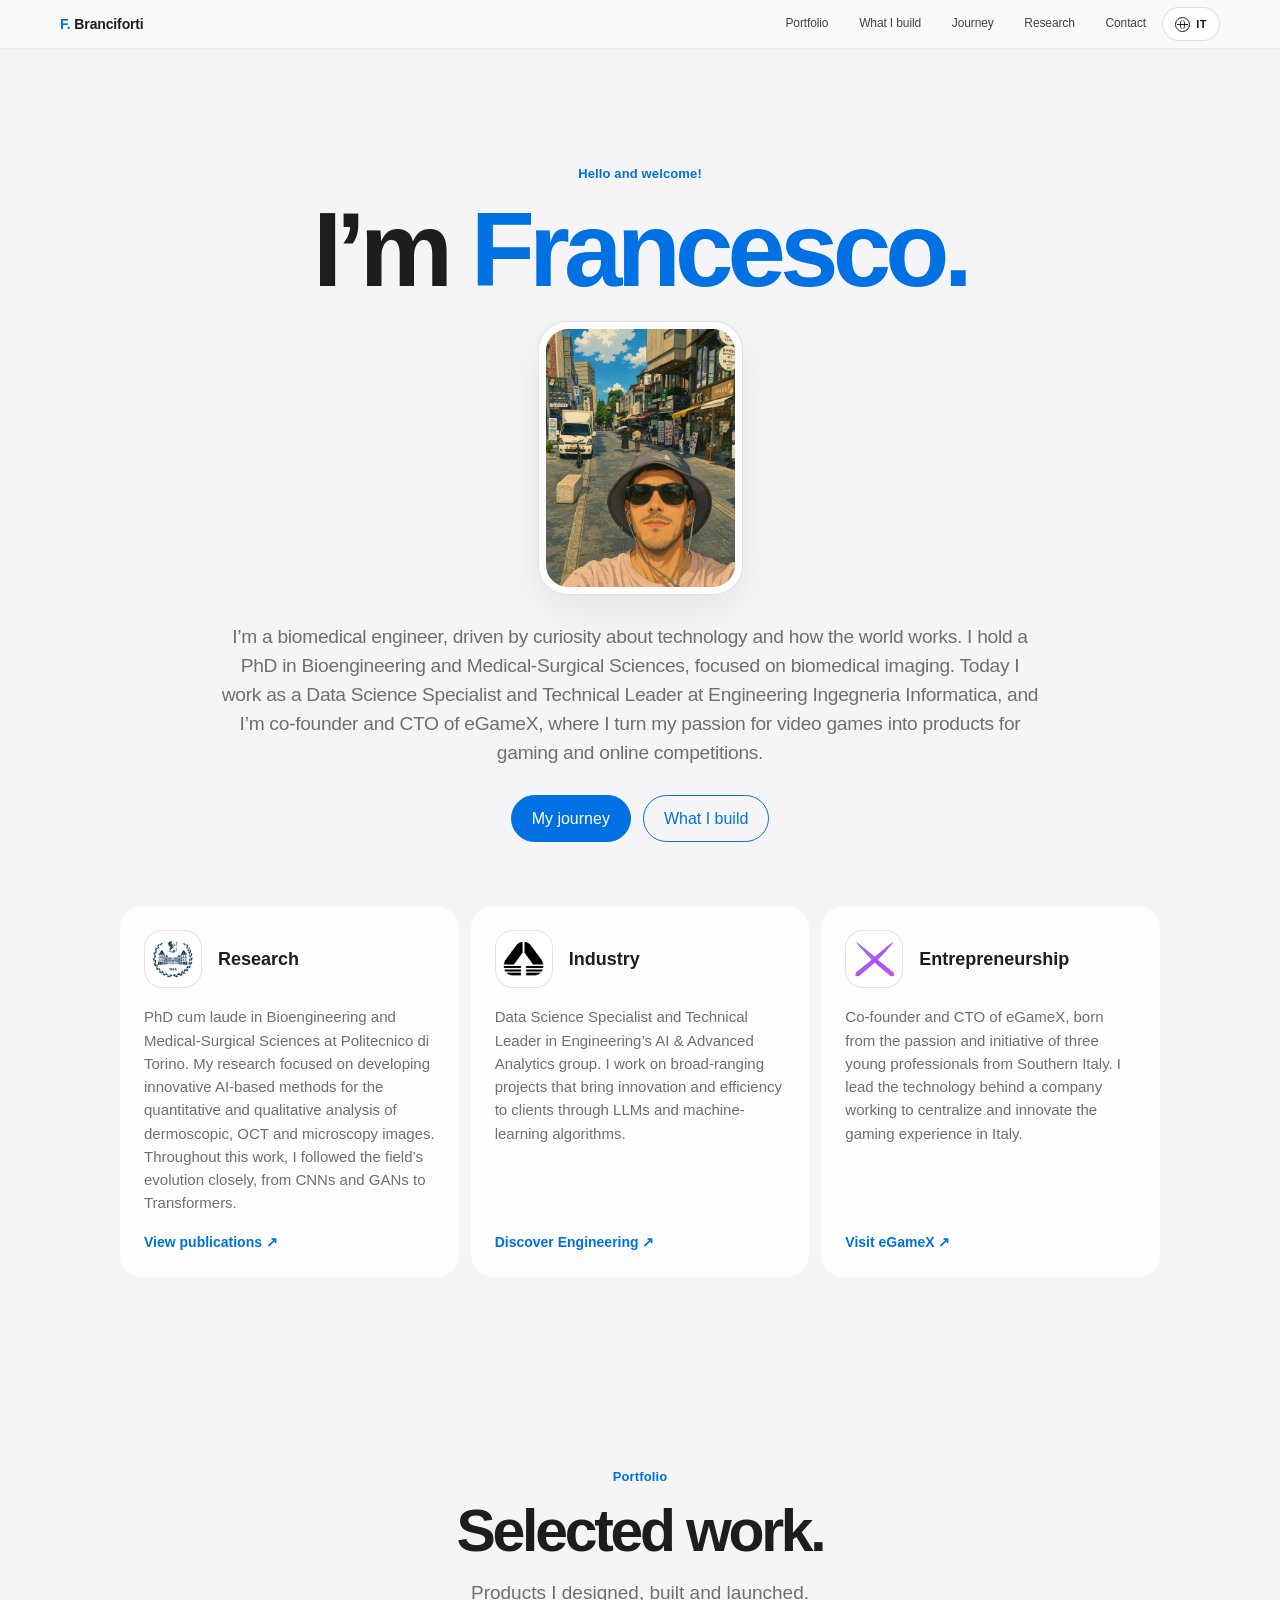
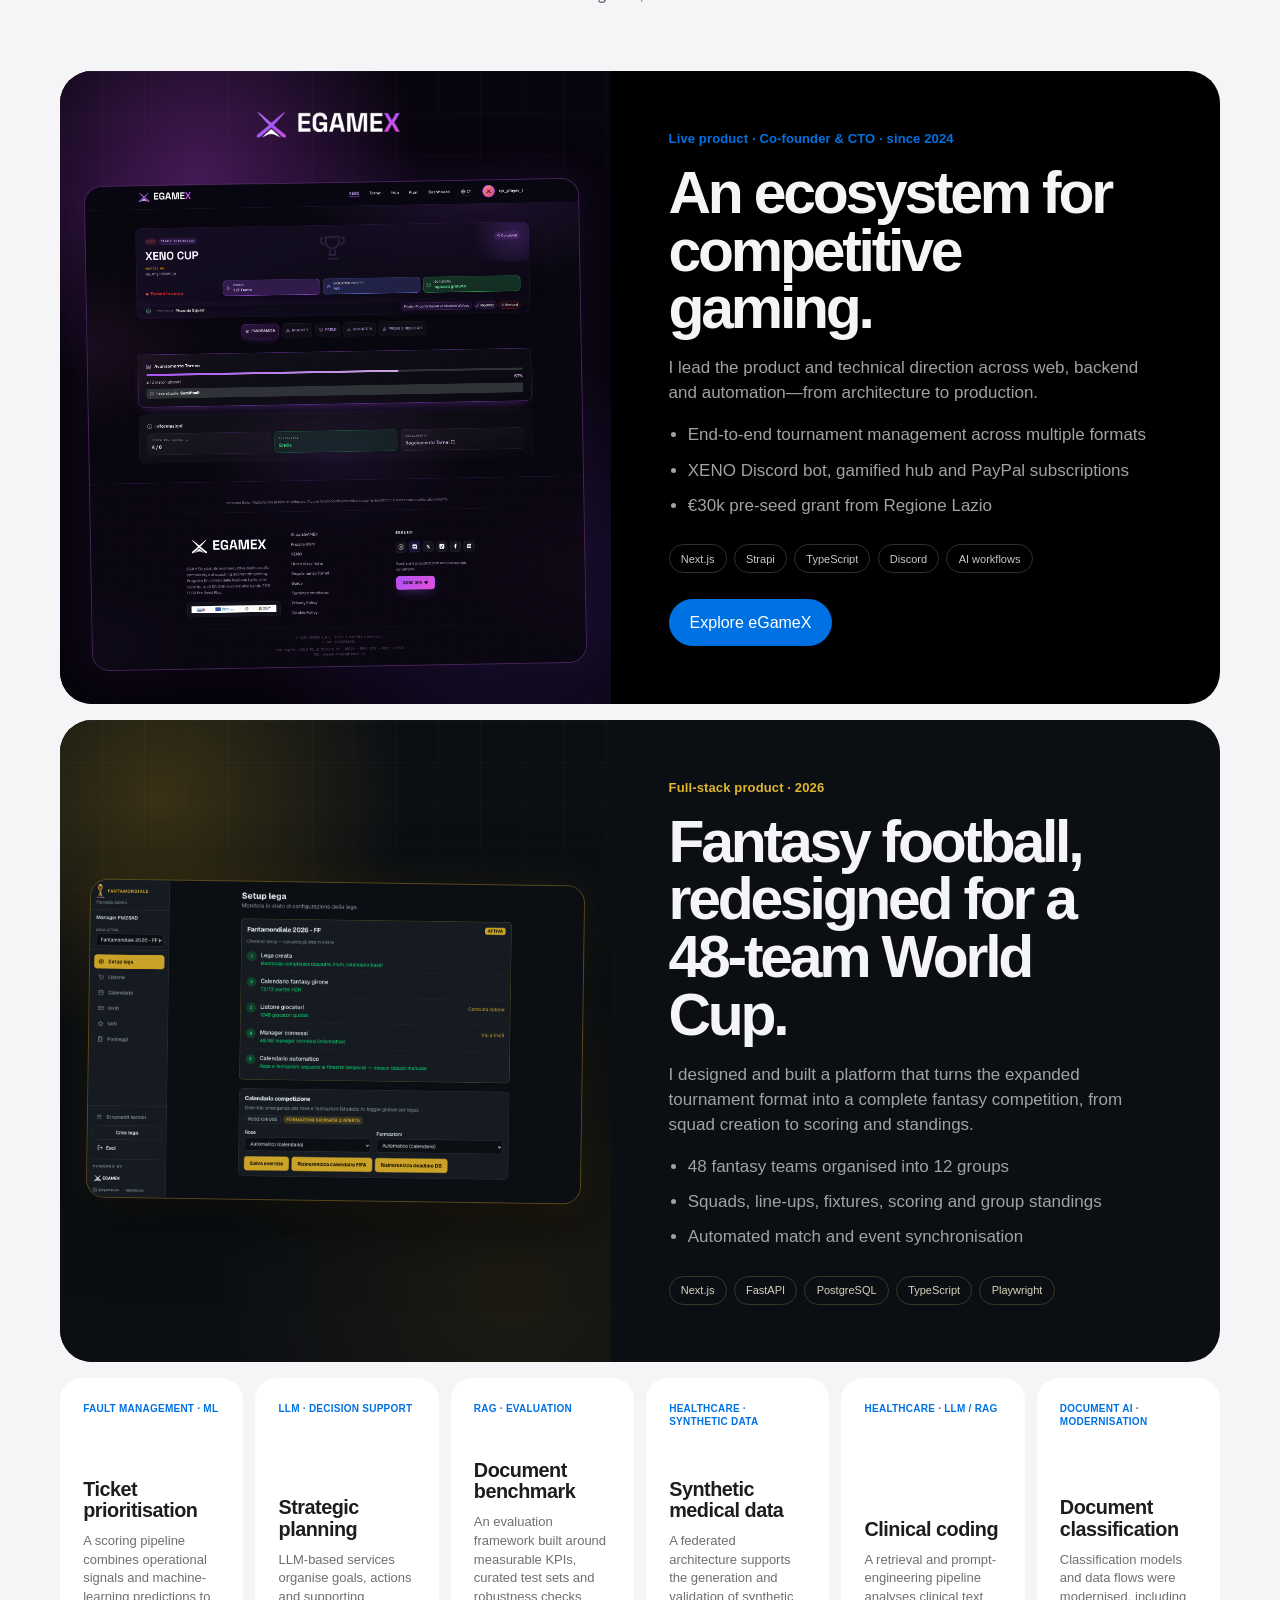
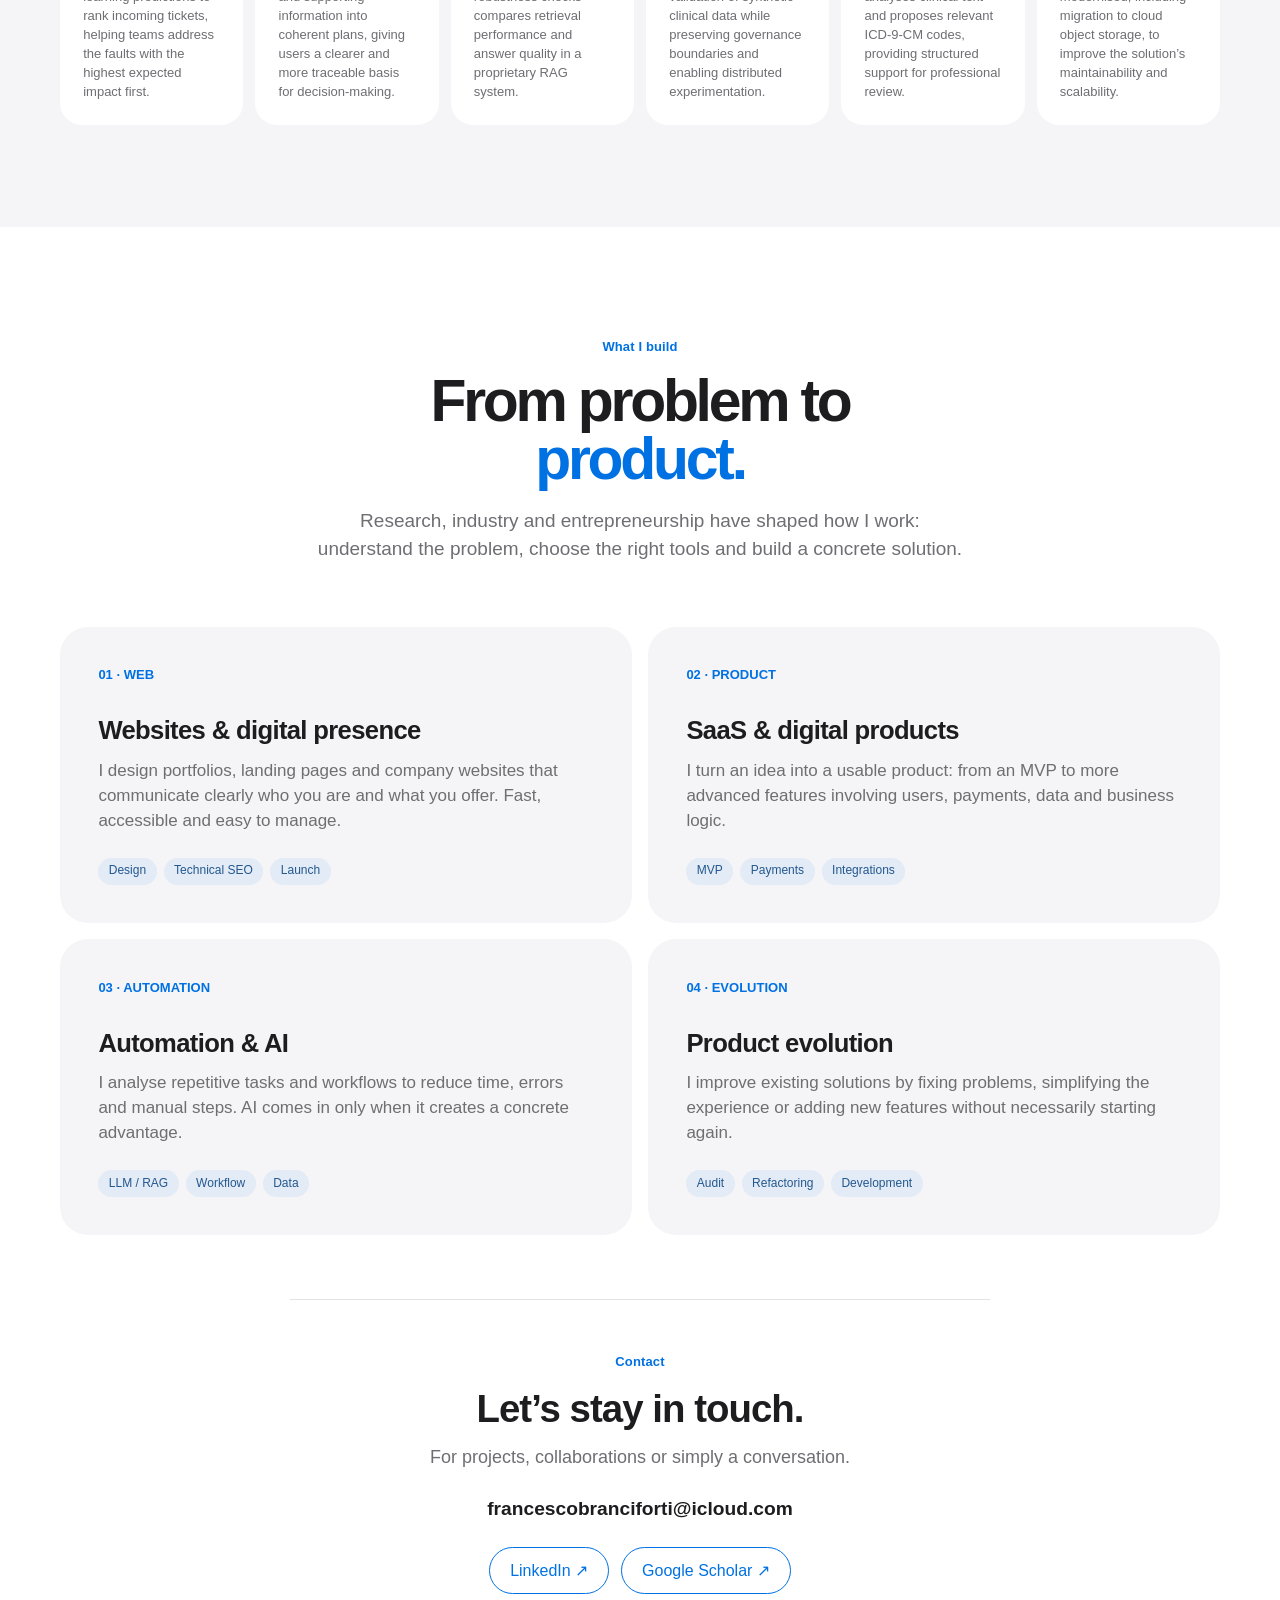
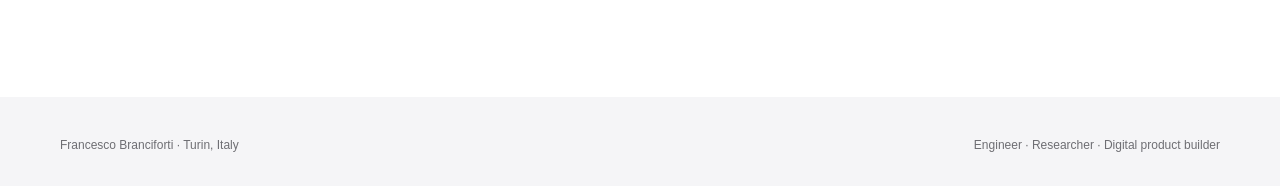
<file: index.html>
<!doctype html>
<html lang="en">
<head>
  <meta charset="utf-8">
  <meta name="viewport" content="width=device-width, initial-scale=1">
  <title>Francesco Branciforti — Engineer, researcher and product builder</title>
  <meta name="description" content="I build websites, SaaS and custom digital products, with AI where useful.">
  <meta property="og:title" content="Francesco Branciforti — Engineer, researcher and product builder">
  <meta property="og:description" content="Websites, SaaS and digital products, from idea to launch.">
  <meta property="og:type" content="website">
  <meta property="og:url" content="https://ezioauditore95.github.io/portfolio/">
  <link rel="canonical" href="https://ezioauditore95.github.io/portfolio/">
  <link rel="alternate" hreflang="it" href="https://ezioauditore95.github.io/portfolio/it/">
  <link rel="alternate" hreflang="en" href="https://ezioauditore95.github.io/portfolio/">
  <link rel="stylesheet" href="styles.css">
</head>
<body>
  <a class="skip-link" href="#content">Skip to content</a>
  <nav class="site-nav" aria-label="Main navigation">
    <div class="nav-inner">
      <a class="brand" href="#top"><strong>F.</strong> Branciforti</a>
      <div class="nav-links" id="nav-links">
        <a href="#work">Portfolio</a><a href="#solutions">What I build</a><a href="en/journey/">Journey</a><a href="en/research/">Research</a><a href="#contact">Contact</a>
      </div>
      <div class="nav-actions">
        <a class="language-toggle" href="it/" lang="it" aria-label="View this page in Italian" title="Italiano"><span class="language-icon" aria-hidden="true"></span><span class="language-code">IT</span></a>
        <button class="nav-toggle" type="button" aria-expanded="false" aria-controls="nav-links">Menu</button>
      </div>
    </div>
  </nav>

  <main id="content">
    <header class="hero" id="top">
      <div class="wrap hero-grid">
        <div class="welcome-layout">
          <div class="welcome-copy" data-reveal>
            <span class="eyebrow">Hello and welcome!</span>
            <h1>I’m <span class="accent">Francesco.</span></h1>
            <figure class="welcome-portrait">
              <img src="assets/francesco-seoul.jpg" alt="Francesco during a trip to Seoul" width="1086" height="1448" fetchpriority="high">
            </figure>
            <p class="lede hero-intro">I’m a biomedical engineer, driven by curiosity about technology and how the world works. I hold a PhD in Bioengineering and Medical-Surgical Sciences, focused on biomedical imaging. Today I work as a Data Science Specialist and Technical Leader at Engineering Ingegneria Informatica, and I’m co-founder and CTO of eGameX, where I turn my passion for video games into products for gaming and online competitions.</p>
            <div class="actions"><a class="button primary" href="en/journey/">My journey</a><a class="button" href="#solutions">What I build</a></div>
          </div>
        </div>
        <aside class="hero-aside" data-reveal>
          <article class="identity-card">
            <div class="identity-card-head">
              <div class="identity-logo"><img src="assets/logo-polito.png" alt="Politecnico di Torino logo"></div>
              <strong>Research</strong>
            </div>
            <p>PhD cum laude in Bioengineering and Medical-Surgical Sciences at Politecnico di Torino. My research focused on developing innovative AI-based methods for the quantitative and qualitative analysis of dermoscopic, OCT and microscopy images. Throughout this work, I followed the field’s evolution closely, from CNNs and GANs to Transformers.</p>
            <a class="identity-link" href="https://scholar.google.com/citations?user=VHpzXFAAAAAJ" target="_blank" rel="noopener">View publications</a>
          </article>
          <article class="identity-card">
            <div class="identity-card-head">
              <div class="identity-logo"><img src="assets/logo-eng.png" alt="Engineering logo"></div>
              <strong>Industry</strong>
            </div>
            <p>Data Science Specialist and Technical Leader in Engineering’s AI &amp; Advanced Analytics group. I work on broad-ranging projects that bring innovation and efficiency to clients through LLMs and machine-learning algorithms.</p>
            <a class="identity-link" href="https://www.eng.it/en" target="_blank" rel="noopener">Discover Engineering</a>
          </article>
          <article class="identity-card">
            <div class="identity-card-head">
              <div class="identity-logo"><img src="assets/logo-egamex.png" alt="eGameX logo"></div>
              <strong>Entrepreneurship</strong>
            </div>
            <p>Co-founder and CTO of eGameX, born from the passion and initiative of three young professionals from Southern Italy. I lead the technology behind a company working to centralize and innovate the gaming experience in Italy.</p>
            <a class="identity-link" href="https://www.egamex.eu/" target="_blank" rel="noopener">Visit eGameX</a>
          </article>
        </aside>
      </div>
    </header>

    <section id="work"><div class="wrap">
      <div class="section-head" data-reveal><div><span class="eyebrow">Portfolio</span><h2>Selected work.</h2></div><p>Products I designed, built and launched.</p></div>
      <article class="feature" data-reveal>
        <div class="feature-visual egamex-visual">
          <div class="egamex-brand"><img src="assets/egamex-logo-extended.png" alt="eGameX"></div>
          <figure class="product-shot product-shot-main"><img src="assets/egamex-tournament-detail.png" alt="eGameX tournament management interface"></figure>
        </div>
        <div class="feature-copy"><span class="eyebrow">Live product · Co-founder &amp; CTO · since 2024</span><h2>An ecosystem for competitive gaming.</h2><p class="muted">I lead the product and technical direction across web, backend and automation—from architecture to production.</p><ul><li>End-to-end tournament management across multiple formats</li><li>XENO Discord bot, gamified hub and PayPal subscriptions</li><li>€30k pre-seed grant from Regione Lazio</li></ul><div class="feature-tech" aria-label="Technology stack"><span>Next.js</span><span>Strapi</span><span>TypeScript</span><span>Discord</span><span>AI workflows</span></div><div class="actions"><a class="button primary" href="https://egamex.eu" target="_blank" rel="noopener">Explore eGameX</a></div></div>
      </article>
      <article class="feature fantamondiale-feature" data-reveal>
        <div class="feature-visual fantamondiale-visual">
          <figure class="product-shot fantamondiale-shot"><img src="assets/fantamondiale-admin.png" alt="FANTAMONDIALE league setup interface"></figure>
        </div>
        <div class="feature-copy"><span class="eyebrow">Full-stack product · 2026</span><h2>Fantasy football, redesigned for a 48-team World Cup.</h2><p class="muted">I designed and built a platform that turns the expanded tournament format into a complete fantasy competition, from squad creation to scoring and standings.</p><ul><li>48 fantasy teams organised into 12 groups</li><li>Squads, line-ups, fixtures, scoring and group standings</li><li>Automated match and event synchronisation</li></ul><div class="feature-tech" aria-label="Technology stack"><span>Next.js</span><span>FastAPI</span><span>PostgreSQL</span><span>TypeScript</span><span>Playwright</span></div></div>
      </article>
      <div class="enterprise-grid">
        <article class="card enterprise-card" data-reveal><span class="number">FAULT MANAGEMENT · ML</span><h3>Ticket prioritisation</h3><p>A scoring pipeline combines operational signals and machine-learning predictions to rank incoming tickets, helping teams address the faults with the highest expected impact first.</p></article>
        <article class="card enterprise-card" data-reveal><span class="number">LLM · DECISION SUPPORT</span><h3>Strategic planning</h3><p>LLM-based services organise goals, actions and supporting information into coherent plans, giving users a clearer and more traceable basis for decision-making.</p></article>
        <article class="card enterprise-card" data-reveal><span class="number">RAG · EVALUATION</span><h3>Document benchmark</h3><p>An evaluation framework built around measurable KPIs, curated test sets and robustness checks compares retrieval performance and answer quality in a proprietary RAG system.</p></article>
        <article class="card enterprise-card" data-reveal><span class="number">HEALTHCARE · SYNTHETIC DATA</span><h3>Synthetic medical data</h3><p>A federated architecture supports the generation and validation of synthetic clinical data while preserving governance boundaries and enabling distributed experimentation.</p></article>
        <article class="card enterprise-card" data-reveal><span class="number">HEALTHCARE · LLM / RAG</span><h3>Clinical coding</h3><p>A retrieval and prompt-engineering pipeline analyses clinical text and proposes relevant ICD-9-CM codes, providing structured support for professional review.</p></article>
        <article class="card enterprise-card" data-reveal><span class="number">DOCUMENT AI · MODERNISATION</span><h3>Document classification</h3><p>Classification models and data flows were modernised, including migration to cloud object storage, to improve the solution’s maintainability and scalability.</p></article>
      </div>
    </div></section>

    <section id="solutions"><div class="wrap">
      <div class="section-head" data-reveal><div><span class="eyebrow">What I build</span><h2>From problem to <span class="accent">product.</span></h2></div><p>Research, industry and entrepreneurship have shaped how I work: understand the problem, choose the right tools and build a concrete solution.</p></div>
      <div class="grid-4">
        <article class="card" data-reveal><span class="number">01 · WEB</span><h3>Websites &amp; digital presence</h3><p>I design portfolios, landing pages and company websites that communicate clearly who you are and what you offer. Fast, accessible and easy to manage.</p><div class="tags"><span class="tag">Design</span><span class="tag">Technical SEO</span><span class="tag">Launch</span></div></article>
        <article class="card" data-reveal><span class="number">02 · PRODUCT</span><h3>SaaS &amp; digital products</h3><p>I turn an idea into a usable product: from an MVP to more advanced features involving users, payments, data and business logic.</p><div class="tags"><span class="tag">MVP</span><span class="tag">Payments</span><span class="tag">Integrations</span></div></article>
        <article class="card" data-reveal><span class="number">03 · AUTOMATION</span><h3>Automation &amp; AI</h3><p>I analyse repetitive tasks and workflows to reduce time, errors and manual steps. AI comes in only when it creates a concrete advantage.</p><div class="tags"><span class="tag">LLM / RAG</span><span class="tag">Workflow</span><span class="tag">Data</span></div></article>
        <article class="card" data-reveal><span class="number">04 · EVOLUTION</span><h3>Product evolution</h3><p>I improve existing solutions by fixing problems, simplifying the experience or adding new features without necessarily starting again.</p><div class="tags"><span class="tag">Audit</span><span class="tag">Refactoring</span><span class="tag">Development</span></div></article>
      </div>
      <div class="section-bridge contact-hub" id="contact" data-reveal>
        <span class="eyebrow">Contact</span>
        <h3>Let’s stay in touch.</h3>
        <p>For projects, collaborations or simply a conversation.</p>
        <a class="contact-email" href="mailto:francescobranciforti@icloud.com?subject=I%20would%20like%20to%20tell%20you%20about%20my%20idea">francescobranciforti@icloud.com</a>
        <div class="contact-links">
          <a class="button" href="https://www.linkedin.com/in/francescobranciforti" target="_blank" rel="noopener">LinkedIn ↗</a>
          <a class="button" href="https://scholar.google.com/citations?user=VHpzXFAAAAAJ" target="_blank" rel="noopener">Google Scholar ↗</a>
        </div>
      </div>
    </div></section>
  </main>
  <footer><div class="wrap footer-inner"><span>Francesco Branciforti · Turin, Italy</span><span>Engineer · Researcher · Digital product builder</span></div></footer>
  <script src="script.js"></script>
</body>
</html>
</file>
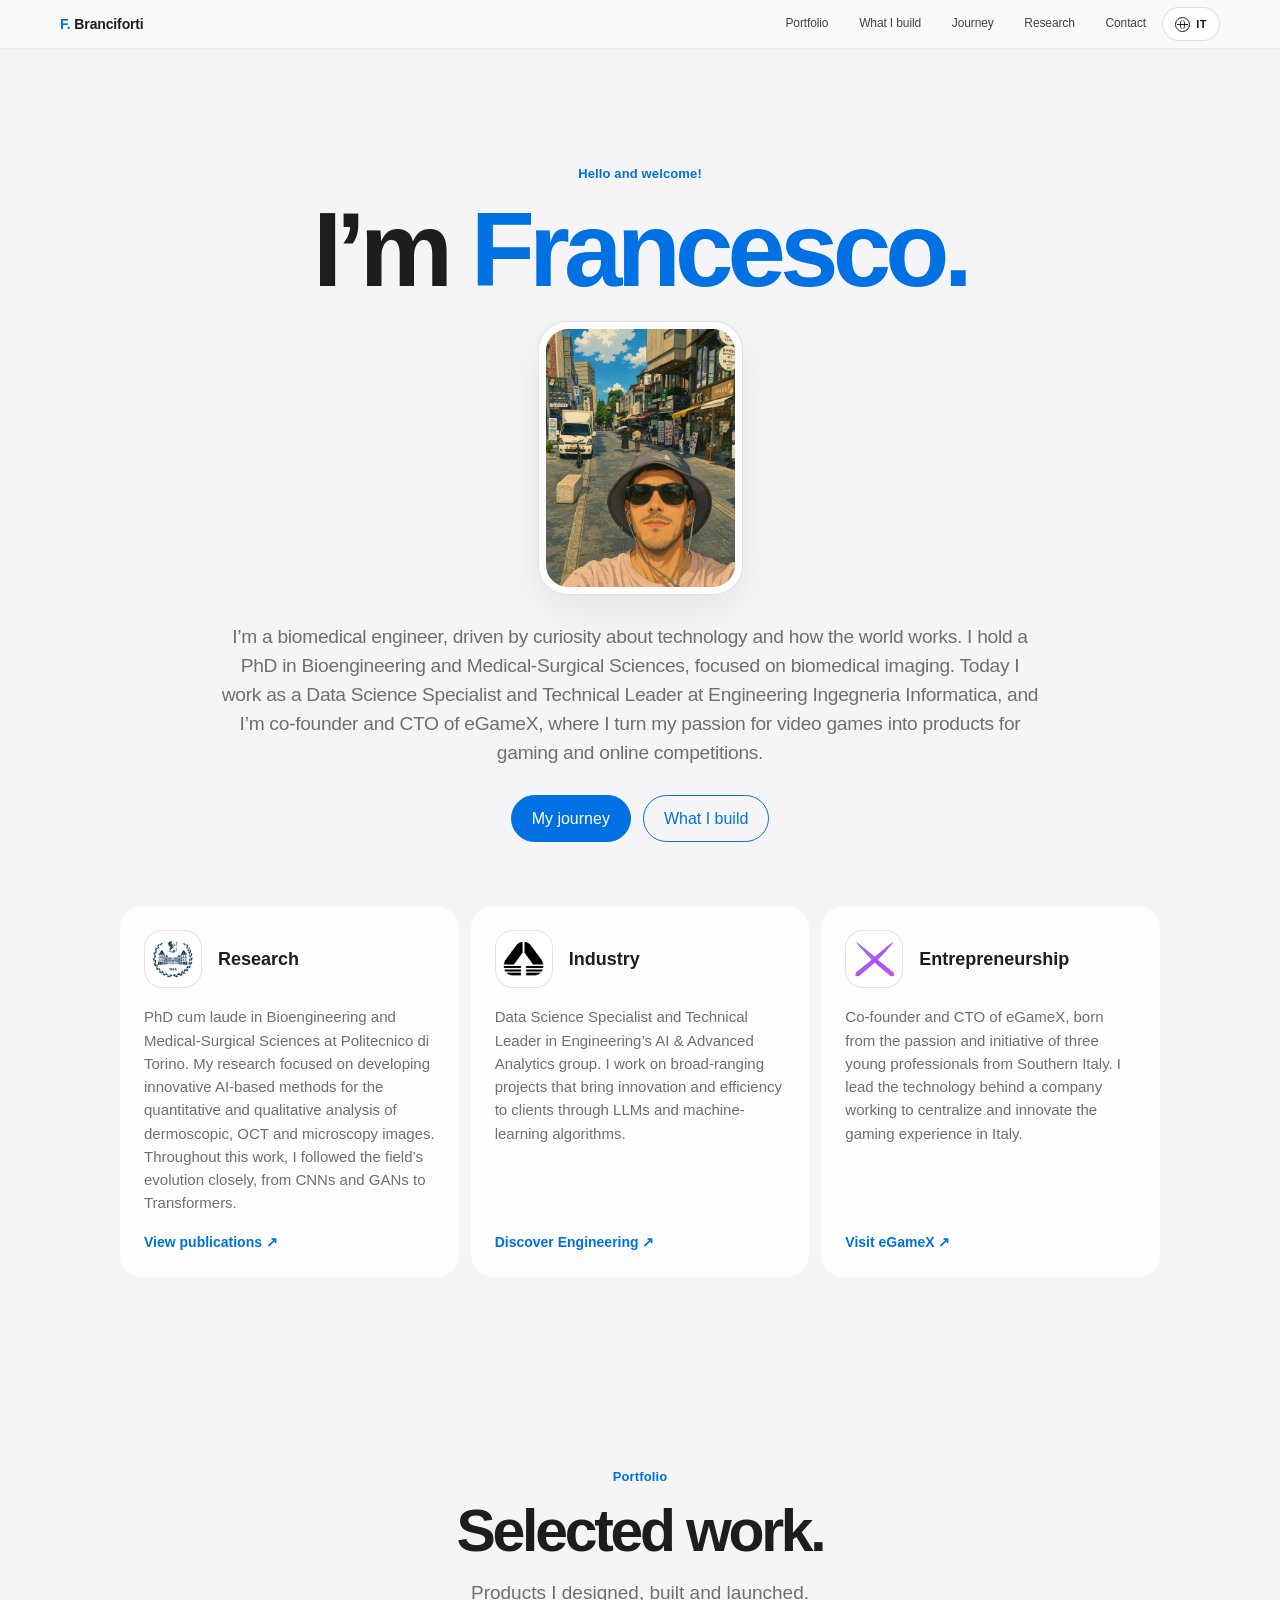
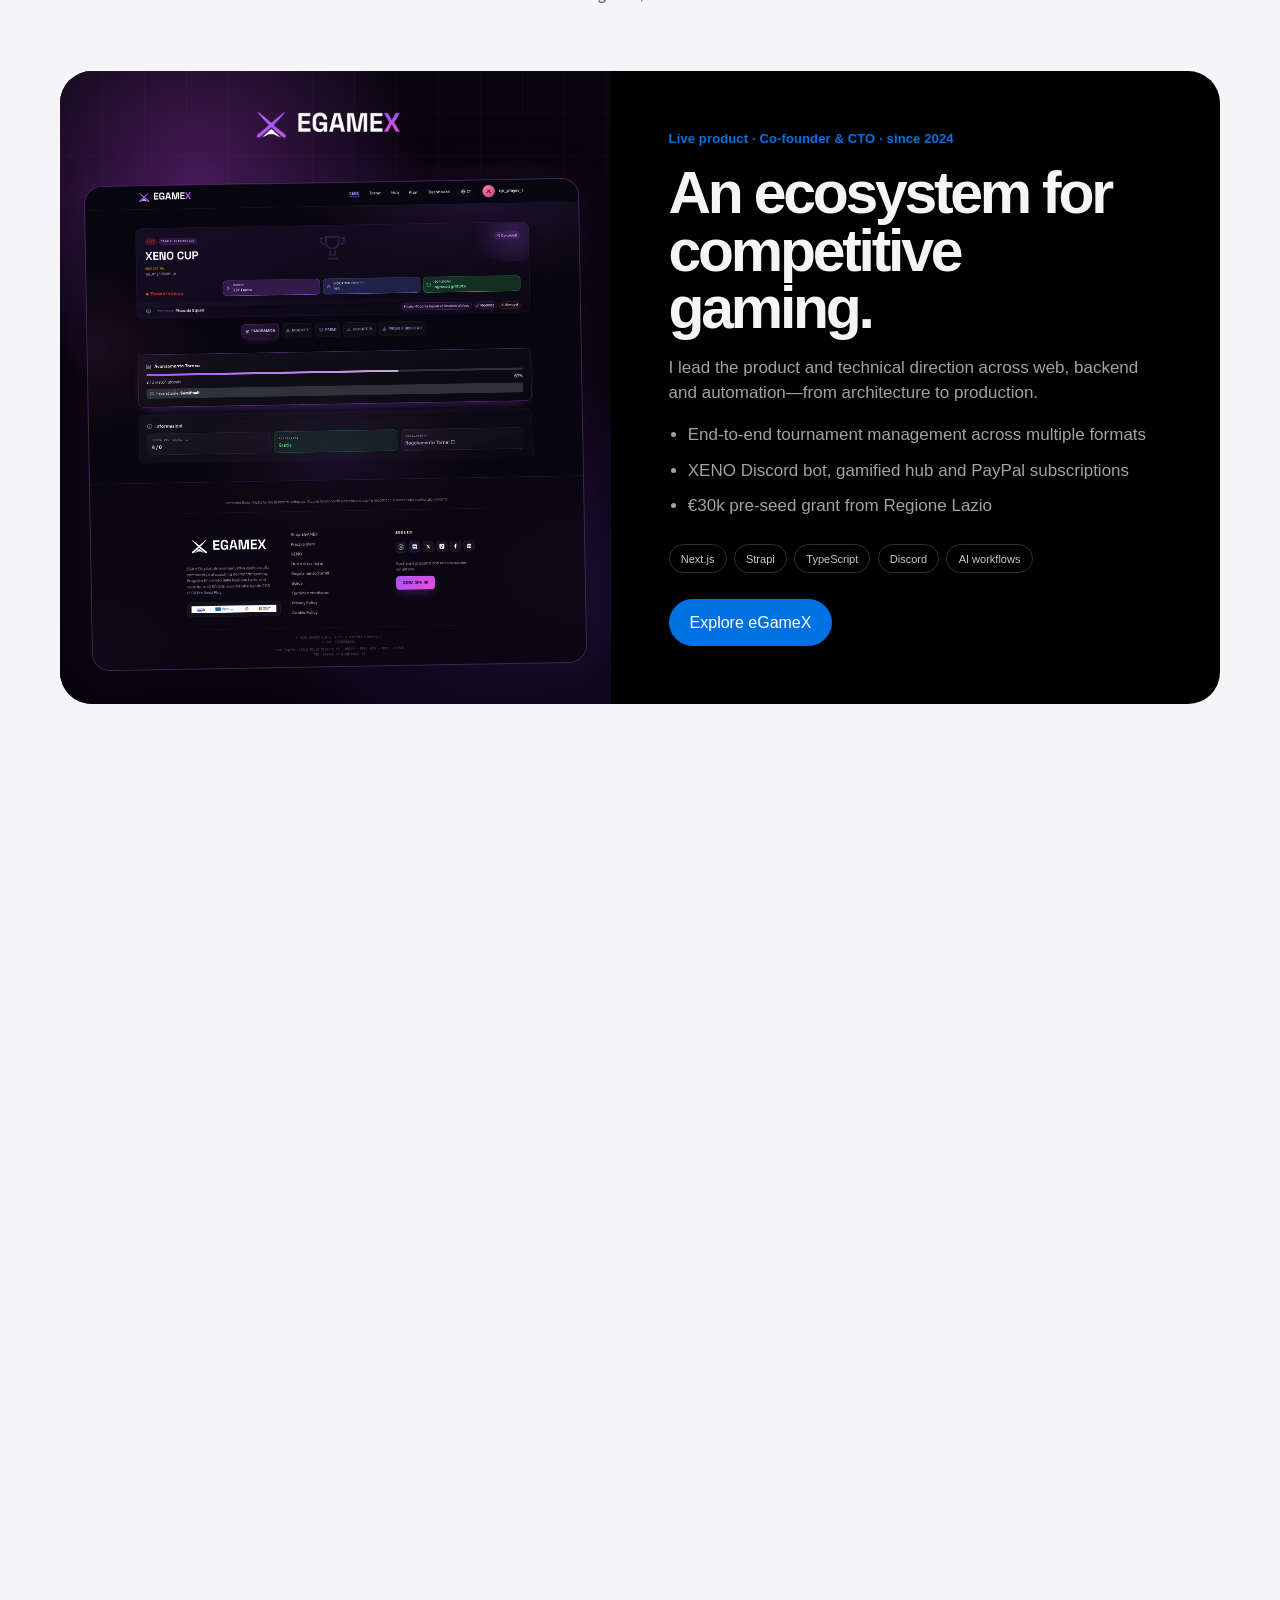
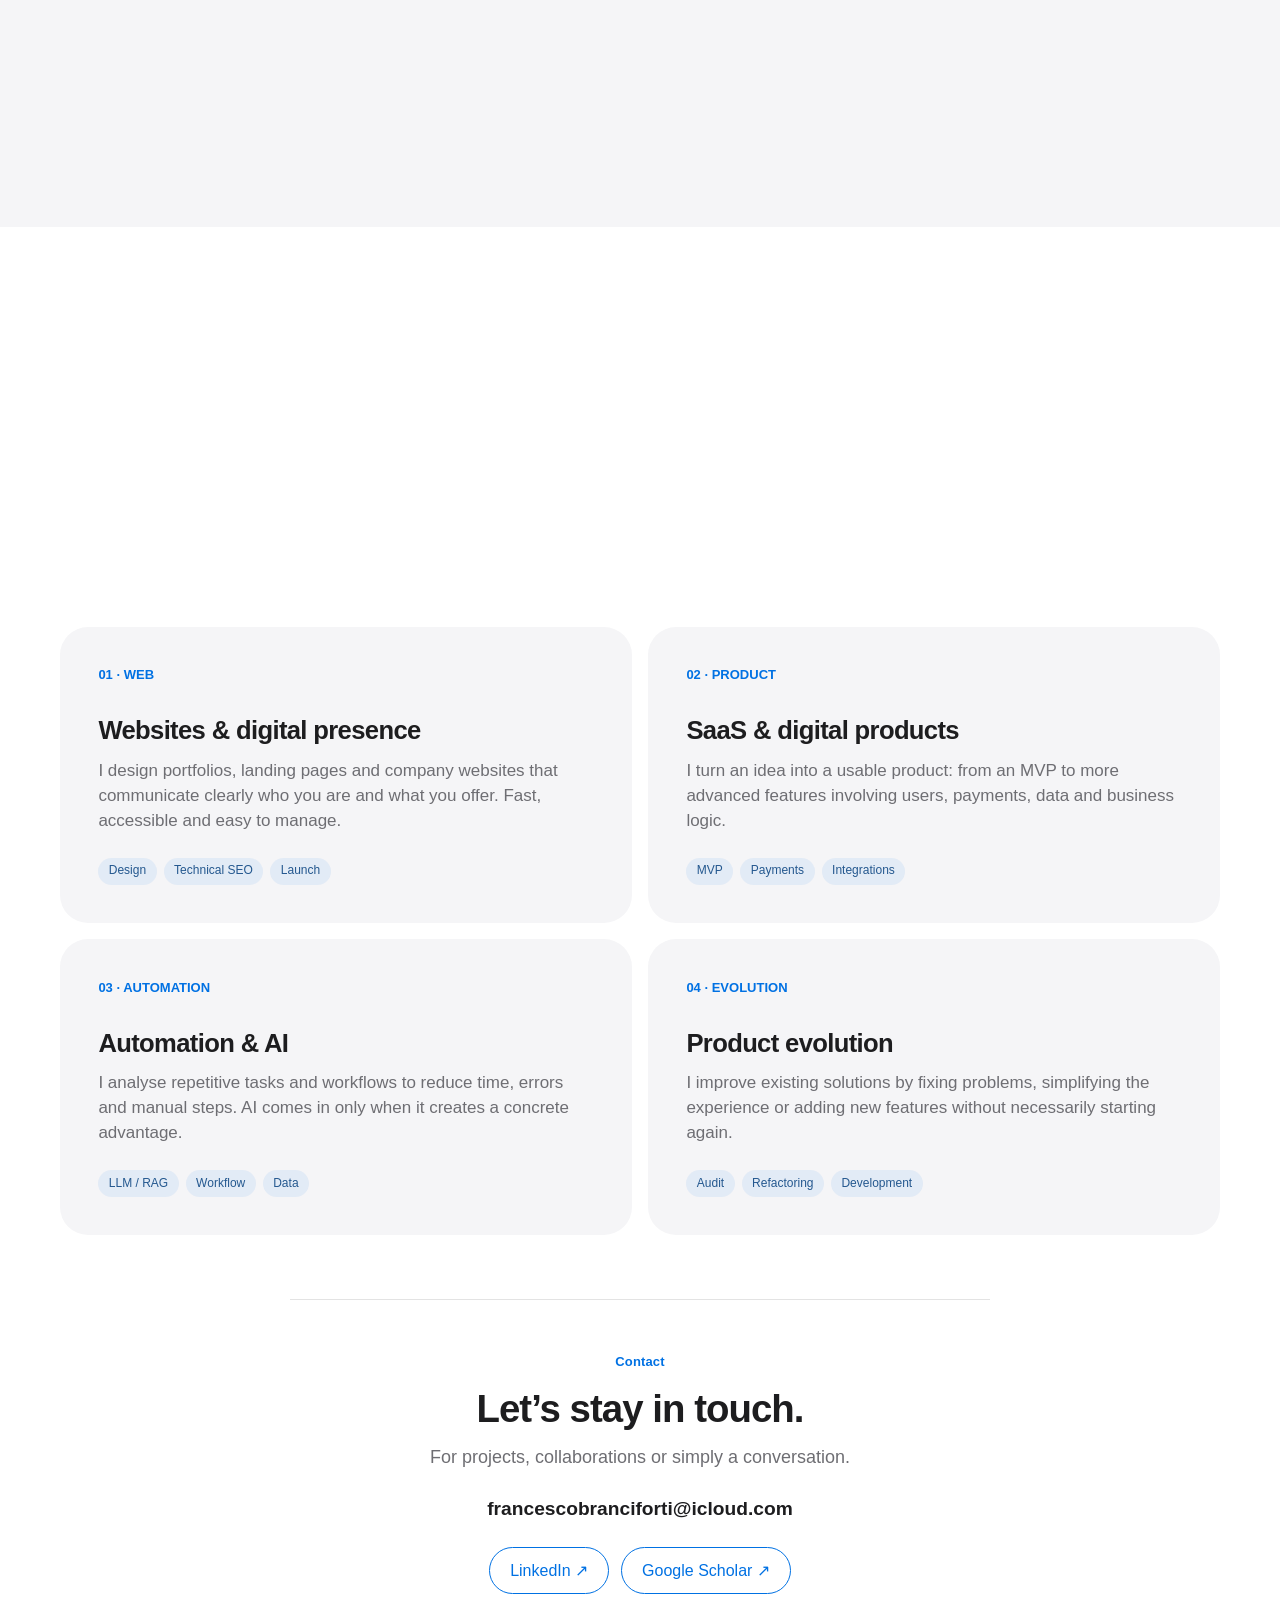
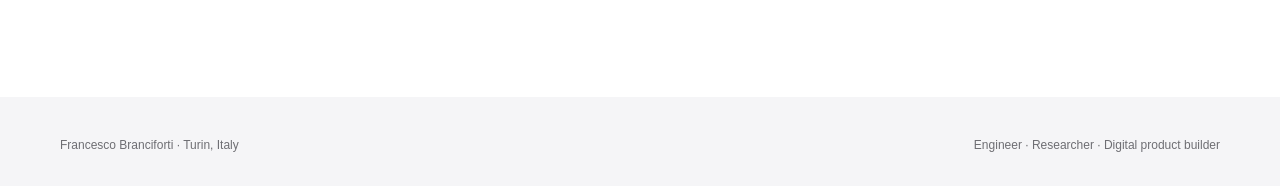
<file: en/index.html>
<!doctype html>
<html lang="en">
<head>
  <meta charset="utf-8">
  <meta name="viewport" content="width=device-width, initial-scale=1">
  <title>Francesco Branciforti — Engineer, researcher and product builder</title>
  <meta name="description" content="I build websites, SaaS and custom digital products, with AI where useful.">
  <meta property="og:title" content="Francesco Branciforti — Engineer, researcher and product builder">
  <meta property="og:description" content="Websites, SaaS and digital products, from idea to launch.">
  <meta property="og:type" content="website">
  <meta property="og:url" content="https://ezioauditore95.github.io/portfolio/en/">
  <link rel="canonical" href="https://ezioauditore95.github.io/portfolio/">
  <link rel="alternate" hreflang="it" href="https://ezioauditore95.github.io/portfolio/it/">
  <link rel="alternate" hreflang="en" href="https://ezioauditore95.github.io/portfolio/">
  <link rel="stylesheet" href="../styles.css">
</head>
<body>
  <a class="skip-link" href="#content">Skip to content</a>
  <nav class="site-nav" aria-label="Main navigation">
    <div class="nav-inner">
      <a class="brand" href="#top"><strong>F.</strong> Branciforti</a>
      <div class="nav-links" id="nav-links">
        <a href="#work">Portfolio</a><a href="#solutions">What I build</a><a href="journey/">Journey</a><a href="research/">Research</a><a href="#contact">Contact</a>
      </div>
      <div class="nav-actions">
        <a class="language-toggle" href="../it/" lang="it" aria-label="View this page in Italian" title="Italiano"><span class="language-icon" aria-hidden="true"></span><span class="language-code">IT</span></a>
        <button class="nav-toggle" type="button" aria-expanded="false" aria-controls="nav-links">Menu</button>
      </div>
    </div>
  </nav>

  <main id="content">
    <header class="hero" id="top">
      <div class="wrap hero-grid">
        <div class="welcome-layout">
          <div class="welcome-copy" data-reveal>
            <span class="eyebrow">Hello and welcome!</span>
            <h1>I’m <span class="accent">Francesco.</span></h1>
            <figure class="welcome-portrait">
              <img src="../assets/francesco-seoul.jpg" alt="Francesco during a trip to Seoul" width="1086" height="1448" fetchpriority="high">
            </figure>
            <p class="lede hero-intro">I’m a biomedical engineer, driven by curiosity about technology and how the world works. I hold a PhD in Bioengineering and Medical-Surgical Sciences, focused on biomedical imaging. Today I work as a Data Science Specialist and Technical Leader at Engineering Ingegneria Informatica, and I’m co-founder and CTO of eGameX, where I turn my passion for video games into products for gaming and online competitions.</p>
            <div class="actions"><a class="button primary" href="journey/">My journey</a><a class="button" href="#solutions">What I build</a></div>
          </div>
        </div>
        <aside class="hero-aside" data-reveal>
          <article class="identity-card">
            <div class="identity-card-head">
              <div class="identity-logo"><img src="../assets/logo-polito.png" alt="Politecnico di Torino logo"></div>
              <strong>Research</strong>
            </div>
            <p>PhD cum laude in Bioengineering and Medical-Surgical Sciences at Politecnico di Torino. My research focused on developing innovative AI-based methods for the quantitative and qualitative analysis of dermoscopic, OCT and microscopy images. Throughout this work, I followed the field’s evolution closely, from CNNs and GANs to Transformers.</p>
            <a class="identity-link" href="https://scholar.google.com/citations?user=VHpzXFAAAAAJ" target="_blank" rel="noopener">View publications</a>
          </article>
          <article class="identity-card">
            <div class="identity-card-head">
              <div class="identity-logo"><img src="../assets/logo-eng.png" alt="Engineering logo"></div>
              <strong>Industry</strong>
            </div>
            <p>Data Science Specialist and Technical Leader in Engineering’s AI &amp; Advanced Analytics group. I work on broad-ranging projects that bring innovation and efficiency to clients through LLMs and machine-learning algorithms.</p>
            <a class="identity-link" href="https://www.eng.it/en" target="_blank" rel="noopener">Discover Engineering</a>
          </article>
          <article class="identity-card">
            <div class="identity-card-head">
              <div class="identity-logo"><img src="../assets/logo-egamex.png" alt="eGameX logo"></div>
              <strong>Entrepreneurship</strong>
            </div>
            <p>Co-founder and CTO of eGameX, born from the passion and initiative of three young professionals from Southern Italy. I lead the technology behind a company working to centralize and innovate the gaming experience in Italy.</p>
            <a class="identity-link" href="https://www.egamex.eu/" target="_blank" rel="noopener">Visit eGameX</a>
          </article>
        </aside>
      </div>
    </header>

    <section id="work"><div class="wrap">
      <div class="section-head" data-reveal><div><span class="eyebrow">Portfolio</span><h2>Selected work.</h2></div><p>Products I designed, built and launched.</p></div>
      <article class="feature" data-reveal>
        <div class="feature-visual egamex-visual">
          <div class="egamex-brand"><img src="../assets/egamex-logo-extended.png" alt="eGameX"></div>
          <figure class="product-shot product-shot-main"><img src="../assets/egamex-tournament-detail.png" alt="eGameX tournament management interface"></figure>
        </div>
        <div class="feature-copy"><span class="eyebrow">Live product · Co-founder &amp; CTO · since 2024</span><h2>An ecosystem for competitive gaming.</h2><p class="muted">I lead the product and technical direction across web, backend and automation—from architecture to production.</p><ul><li>End-to-end tournament management across multiple formats</li><li>XENO Discord bot, gamified hub and PayPal subscriptions</li><li>€30k pre-seed grant from Regione Lazio</li></ul><div class="feature-tech" aria-label="Technology stack"><span>Next.js</span><span>Strapi</span><span>TypeScript</span><span>Discord</span><span>AI workflows</span></div><div class="actions"><a class="button primary" href="https://egamex.eu" target="_blank" rel="noopener">Explore eGameX</a></div></div>
      </article>
      <article class="feature fantamondiale-feature" data-reveal>
        <div class="feature-visual fantamondiale-visual">
          <figure class="product-shot fantamondiale-shot"><img src="../assets/fantamondiale-admin.png" alt="FANTAMONDIALE league setup interface"></figure>
        </div>
        <div class="feature-copy"><span class="eyebrow">Full-stack product · 2026</span><h2>Fantasy football, redesigned for a 48-team World Cup.</h2><p class="muted">I designed and built a platform that turns the expanded tournament format into a complete fantasy competition, from squad creation to scoring and standings.</p><ul><li>48 fantasy teams organised into 12 groups</li><li>Squads, line-ups, fixtures, scoring and group standings</li><li>Automated match and event synchronisation</li></ul><div class="feature-tech" aria-label="Technology stack"><span>Next.js</span><span>FastAPI</span><span>PostgreSQL</span><span>TypeScript</span><span>Playwright</span></div></div>
      </article>
      <div class="enterprise-grid">
        <article class="card enterprise-card" data-reveal><span class="number">FAULT MANAGEMENT · ML</span><h3>Ticket prioritisation</h3><p>A scoring pipeline combines operational signals and machine-learning predictions to rank incoming tickets, helping teams address the faults with the highest expected impact first.</p></article>
        <article class="card enterprise-card" data-reveal><span class="number">LLM · DECISION SUPPORT</span><h3>Strategic planning</h3><p>LLM-based services organise goals, actions and supporting information into coherent plans, giving users a clearer and more traceable basis for decision-making.</p></article>
        <article class="card enterprise-card" data-reveal><span class="number">RAG · EVALUATION</span><h3>Document benchmark</h3><p>An evaluation framework built around measurable KPIs, curated test sets and robustness checks compares retrieval performance and answer quality in a proprietary RAG system.</p></article>
        <article class="card enterprise-card" data-reveal><span class="number">HEALTHCARE · SYNTHETIC DATA</span><h3>Synthetic medical data</h3><p>A federated architecture supports the generation and validation of synthetic clinical data while preserving governance boundaries and enabling distributed experimentation.</p></article>
        <article class="card enterprise-card" data-reveal><span class="number">HEALTHCARE · LLM / RAG</span><h3>Clinical coding</h3><p>A retrieval and prompt-engineering pipeline analyses clinical text and proposes relevant ICD-9-CM codes, providing structured support for professional review.</p></article>
        <article class="card enterprise-card" data-reveal><span class="number">DOCUMENT AI · MODERNISATION</span><h3>Document classification</h3><p>Classification models and data flows were modernised, including migration to cloud object storage, to improve the solution’s maintainability and scalability.</p></article>
      </div>
    </div></section>

    <section id="solutions"><div class="wrap">
      <div class="section-head" data-reveal><div><span class="eyebrow">What I build</span><h2>From problem to <span class="accent">product.</span></h2></div><p>Research, industry and entrepreneurship have shaped how I work: understand the problem, choose the right tools and build a concrete solution.</p></div>
      <div class="grid-4">
        <article class="card" data-reveal><span class="number">01 · WEB</span><h3>Websites &amp; digital presence</h3><p>I design portfolios, landing pages and company websites that communicate clearly who you are and what you offer. Fast, accessible and easy to manage.</p><div class="tags"><span class="tag">Design</span><span class="tag">Technical SEO</span><span class="tag">Launch</span></div></article>
        <article class="card" data-reveal><span class="number">02 · PRODUCT</span><h3>SaaS &amp; digital products</h3><p>I turn an idea into a usable product: from an MVP to more advanced features involving users, payments, data and business logic.</p><div class="tags"><span class="tag">MVP</span><span class="tag">Payments</span><span class="tag">Integrations</span></div></article>
        <article class="card" data-reveal><span class="number">03 · AUTOMATION</span><h3>Automation &amp; AI</h3><p>I analyse repetitive tasks and workflows to reduce time, errors and manual steps. AI comes in only when it creates a concrete advantage.</p><div class="tags"><span class="tag">LLM / RAG</span><span class="tag">Workflow</span><span class="tag">Data</span></div></article>
        <article class="card" data-reveal><span class="number">04 · EVOLUTION</span><h3>Product evolution</h3><p>I improve existing solutions by fixing problems, simplifying the experience or adding new features without necessarily starting again.</p><div class="tags"><span class="tag">Audit</span><span class="tag">Refactoring</span><span class="tag">Development</span></div></article>
      </div>
      <div class="section-bridge contact-hub" id="contact" data-reveal>
        <span class="eyebrow">Contact</span>
        <h3>Let’s stay in touch.</h3>
        <p>For projects, collaborations or simply a conversation.</p>
        <a class="contact-email" href="mailto:francescobranciforti@icloud.com?subject=I%20would%20like%20to%20tell%20you%20about%20my%20idea">francescobranciforti@icloud.com</a>
        <div class="contact-links">
          <a class="button" href="https://www.linkedin.com/in/francescobranciforti" target="_blank" rel="noopener">LinkedIn ↗</a>
          <a class="button" href="https://scholar.google.com/citations?user=VHpzXFAAAAAJ" target="_blank" rel="noopener">Google Scholar ↗</a>
        </div>
      </div>
    </div></section>
  </main>
  <footer><div class="wrap footer-inner"><span>Francesco Branciforti · Turin, Italy</span><span>Engineer · Researcher · Digital product builder</span></div></footer>
  <script src="../script.js"></script>
</body>
</html>
</file>
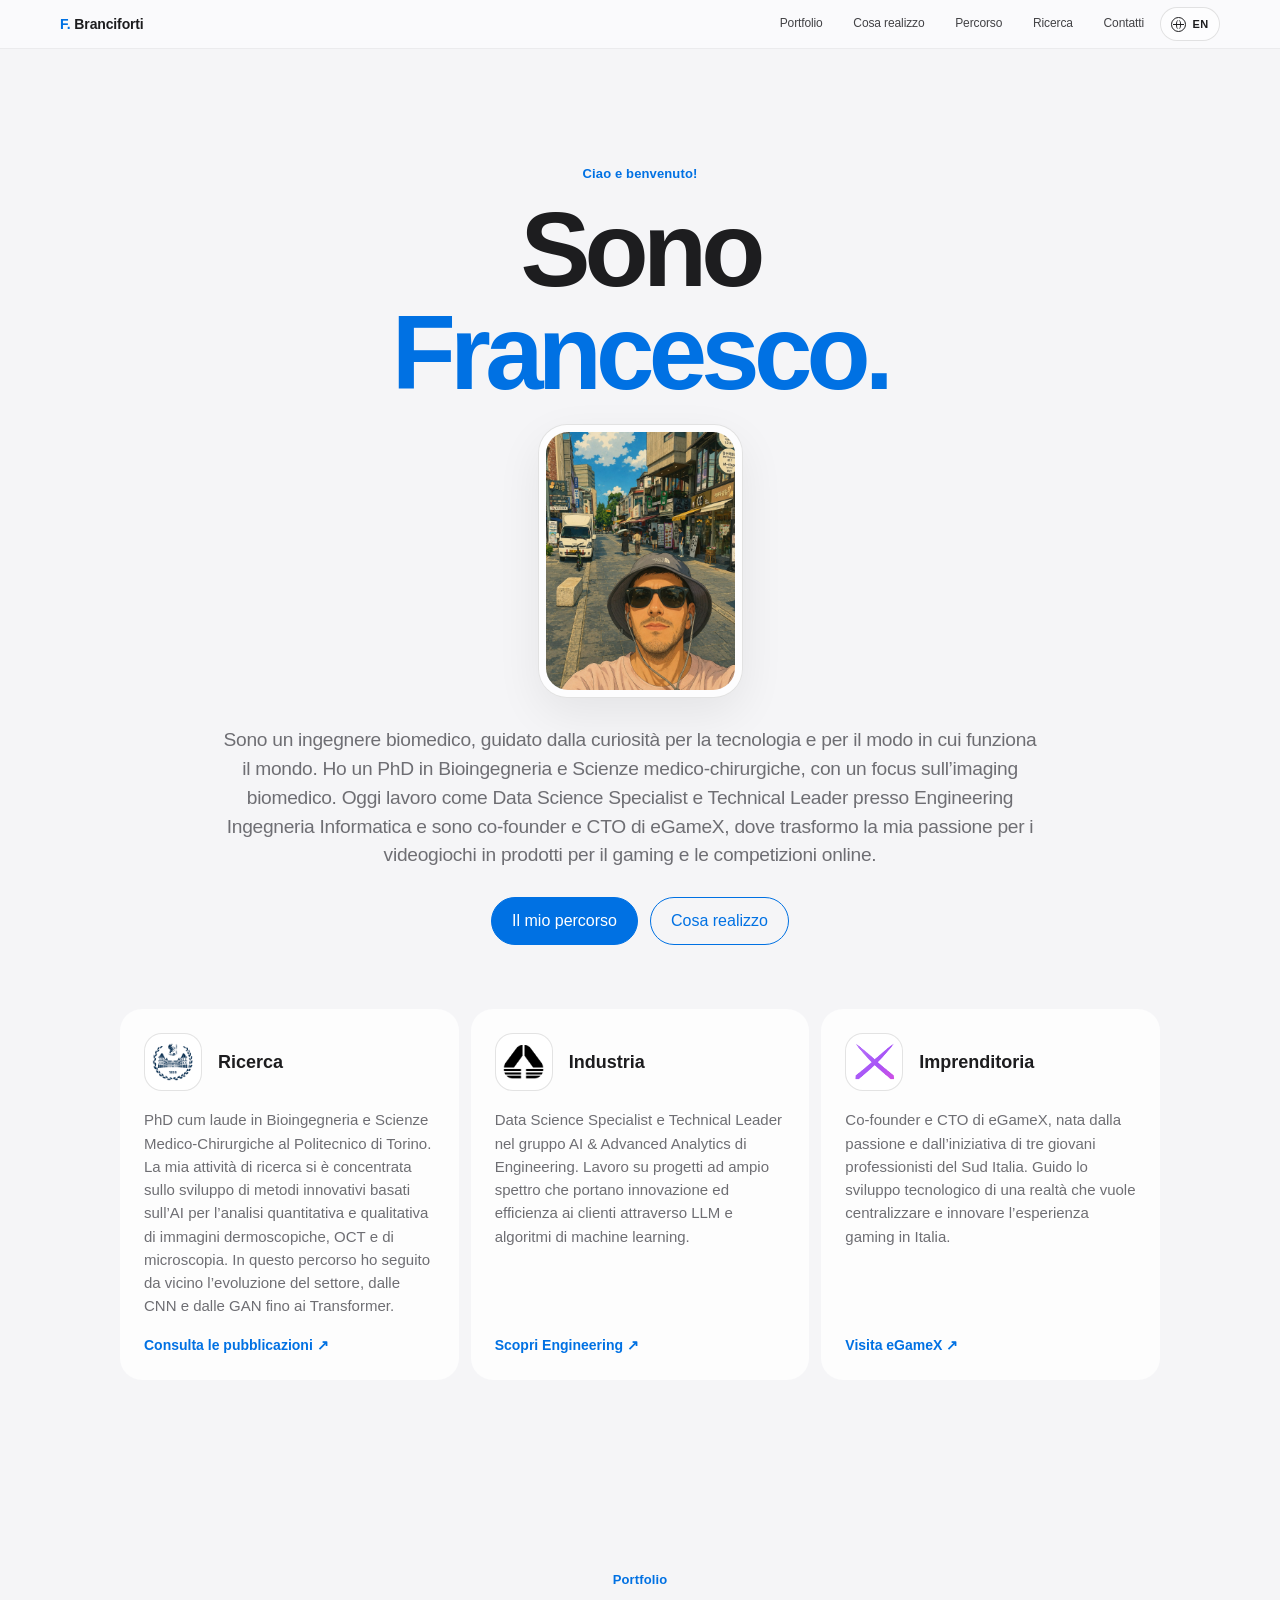
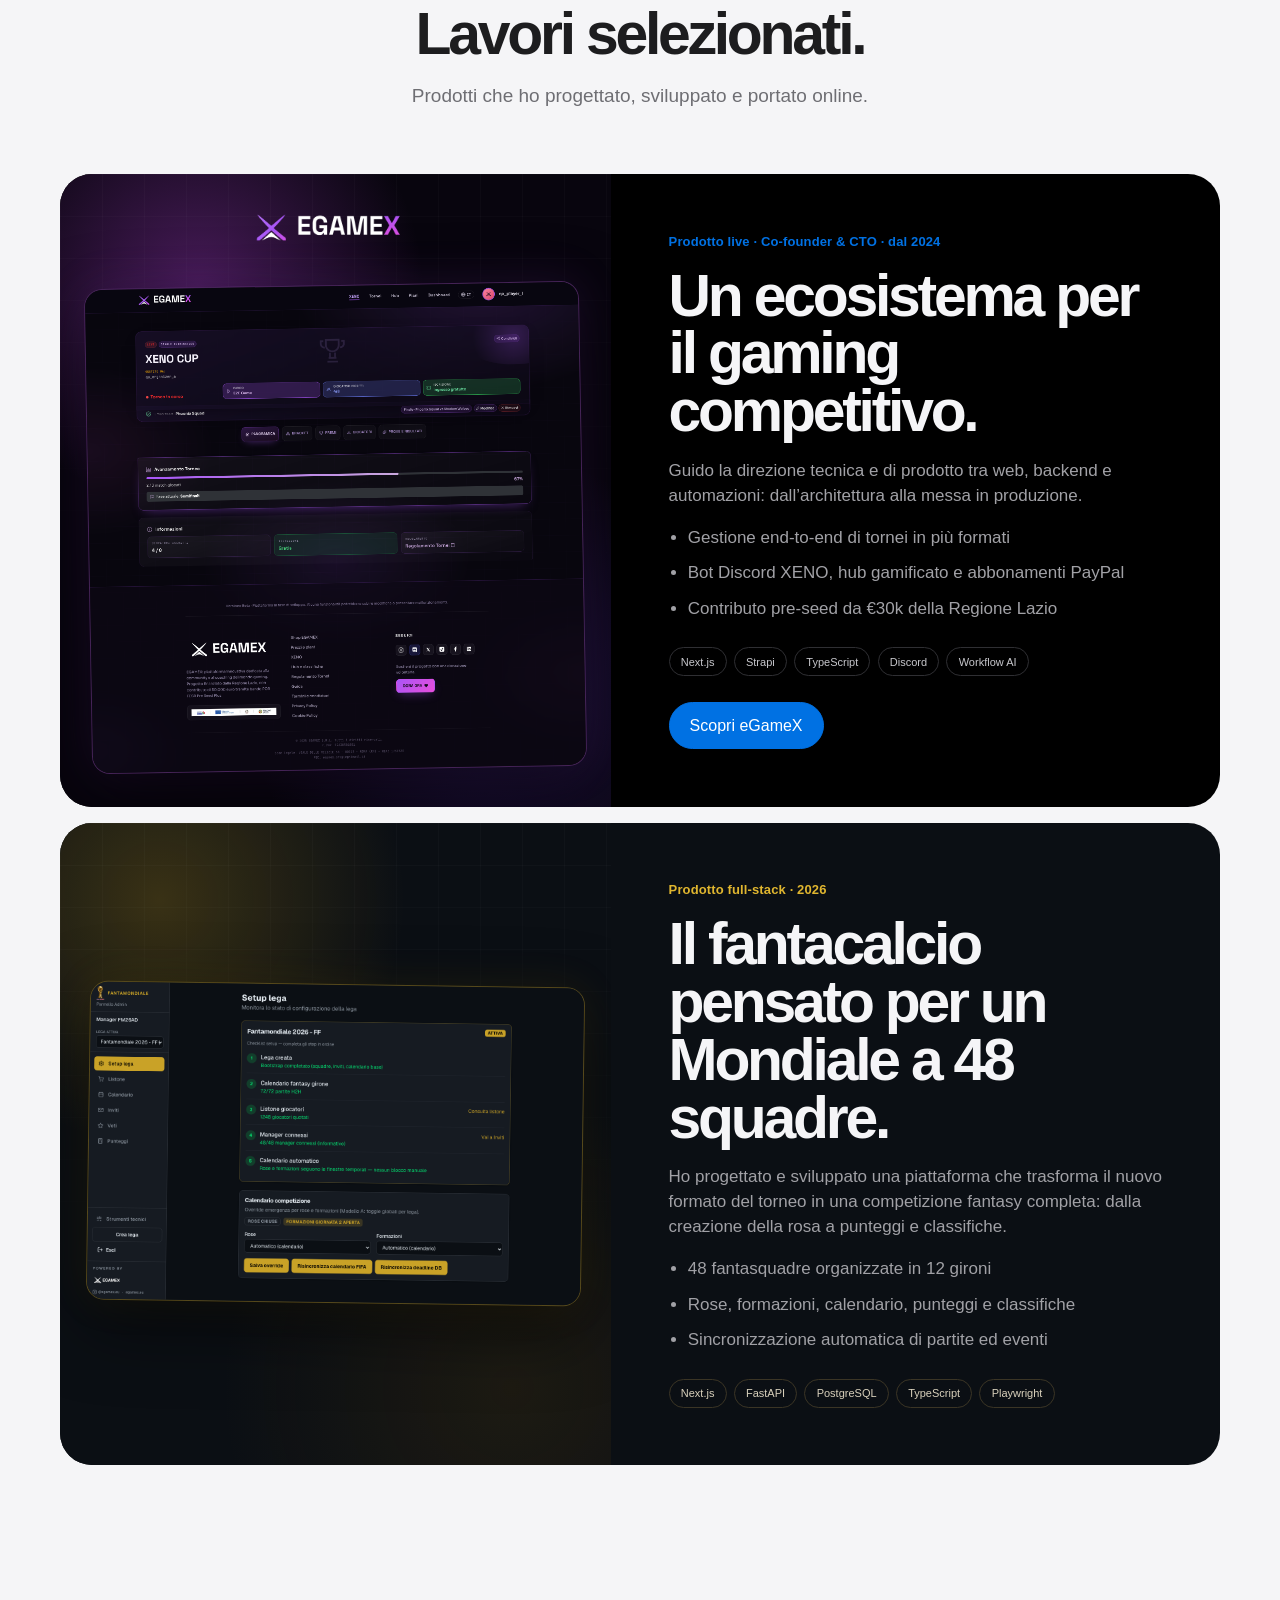
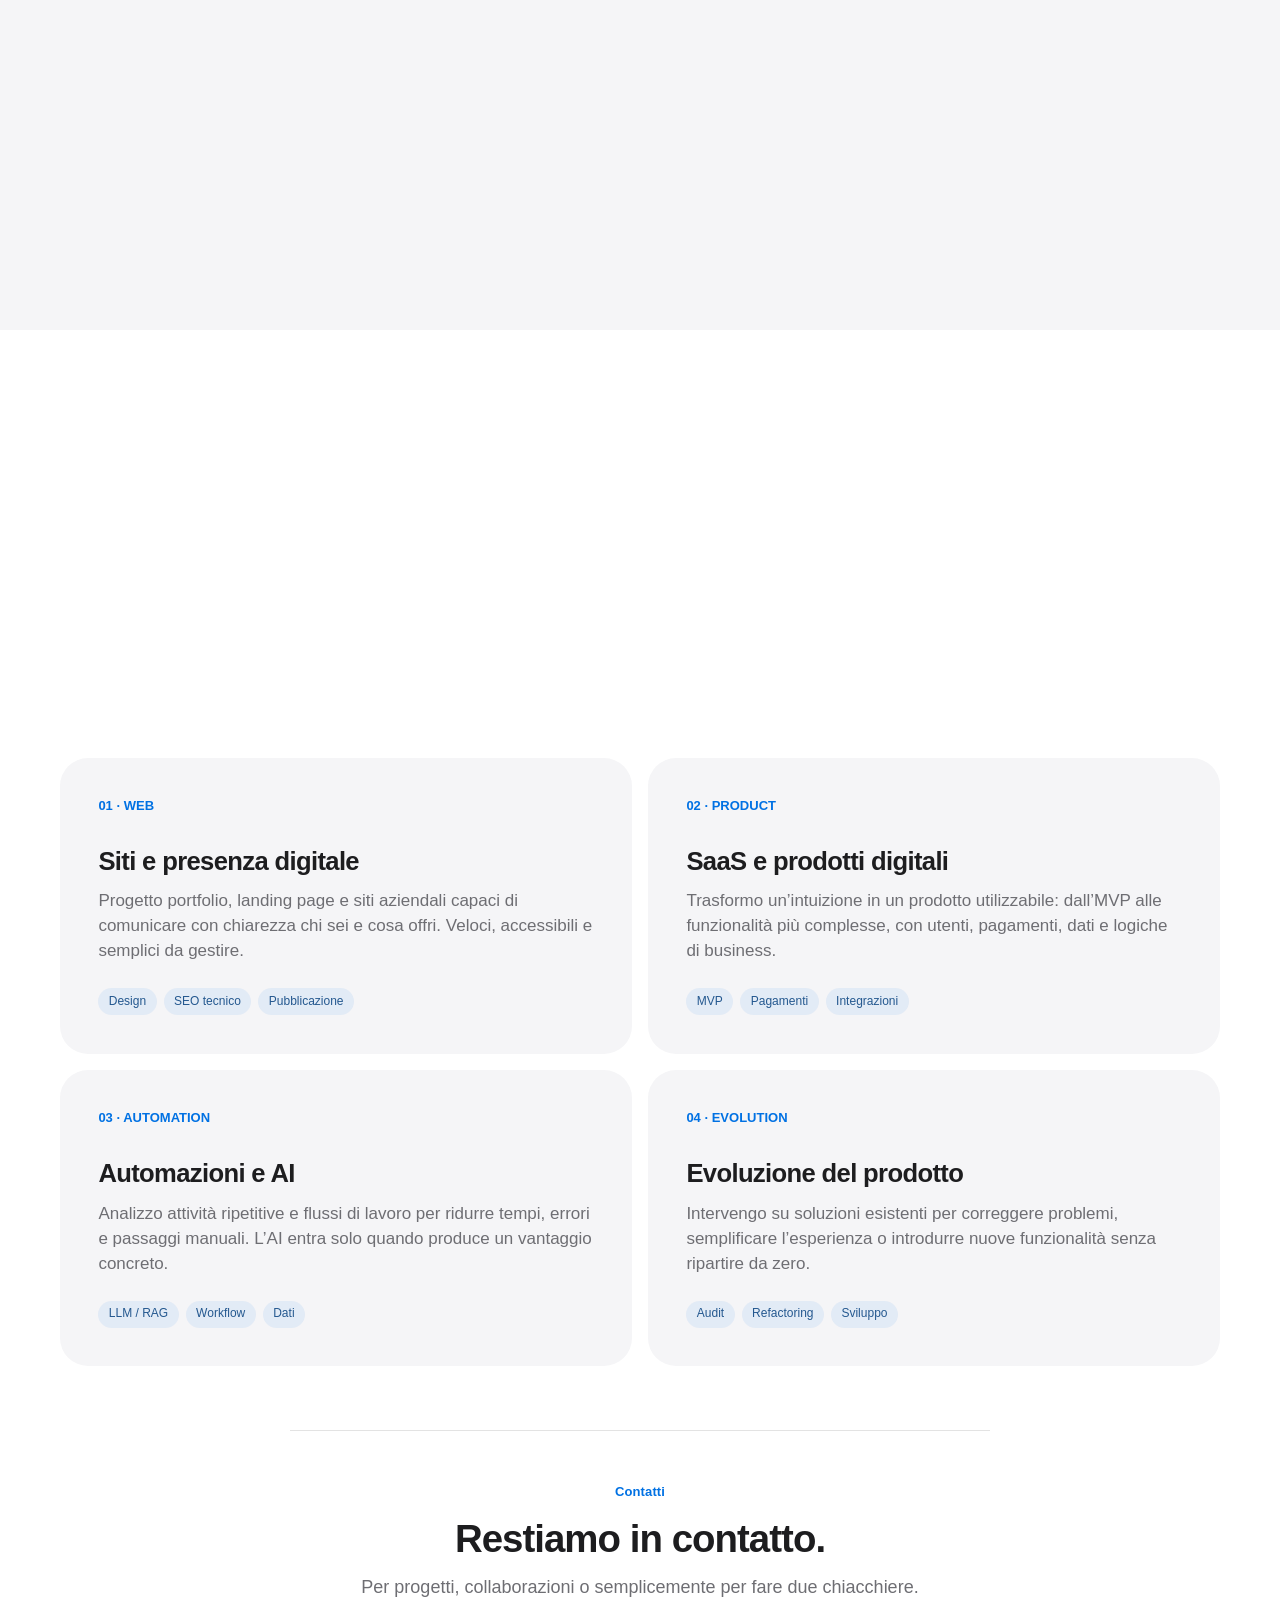
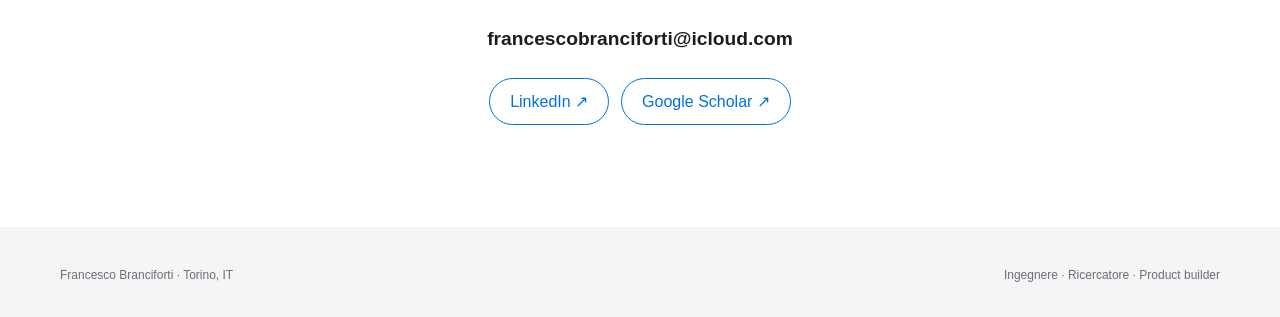
<file: it/index.html>
<!doctype html>
<html lang="it">
<head>
  <meta charset="utf-8">
  <meta name="viewport" content="width=device-width, initial-scale=1">
  <title>Francesco Branciforti — Ingegnere, ricercatore e product builder</title>
  <meta name="description" content="Realizzo siti web, SaaS e prodotti digitali su misura, con AI quando serve.">
  <meta property="og:title" content="Francesco Branciforti — Ingegnere, ricercatore e product builder">
  <meta property="og:description" content="Siti web, SaaS e prodotti digitali, dall'idea alla pubblicazione.">
  <meta property="og:type" content="website">
  <meta property="og:url" content="https://ezioauditore95.github.io/portfolio/it/">
  <link rel="canonical" href="https://ezioauditore95.github.io/portfolio/it/">
  <link rel="alternate" hreflang="it" href="https://ezioauditore95.github.io/portfolio/it/">
  <link rel="alternate" hreflang="en" href="https://ezioauditore95.github.io/portfolio/">
  <link rel="stylesheet" href="../styles.css">
</head>
<body>
  <a class="skip-link" href="#contenuto">Vai al contenuto</a>
  <nav class="site-nav" aria-label="Navigazione principale">
    <div class="nav-inner">
      <a class="brand" href="#top"><strong>F.</strong> Branciforti</a>
      <div class="nav-links" id="nav-links">
        <a href="#lavori">Portfolio</a>
        <a href="#soluzioni">Cosa realizzo</a>
        <a href="../percorso/">Percorso</a>
        <a href="../ricerca/">Ricerca</a>
        <a href="#contatti">Contatti</a>
      </div>
      <div class="nav-actions">
        <a class="language-toggle" href="../" lang="en" aria-label="Visualizza questa pagina in inglese" title="English"><span class="language-icon" aria-hidden="true"></span><span class="language-code">EN</span></a>
        <button class="nav-toggle" type="button" aria-expanded="false" aria-controls="nav-links">Menu</button>
      </div>
    </div>
  </nav>

  <main id="contenuto">
    <header class="hero" id="top">
      <div class="wrap hero-grid">
        <div class="welcome-layout">
          <div class="welcome-copy" data-reveal>
            <span class="eyebrow">Ciao e benvenuto!</span>
            <h1>Sono <span class="accent">Francesco.</span></h1>
            <figure class="welcome-portrait">
              <img src="../assets/francesco-seoul.jpg" alt="Francesco durante un viaggio a Seoul" width="1086" height="1448" fetchpriority="high">
            </figure>
            <p class="lede hero-intro">Sono un ingegnere biomedico, guidato dalla curiosità per la tecnologia e per il modo in cui funziona il mondo. Ho un PhD in Bioingegneria e Scienze medico-chirurgiche, con un focus sull’imaging biomedico. Oggi lavoro come Data Science Specialist e Technical Leader presso Engineering Ingegneria Informatica e sono co-founder e CTO di eGameX, dove trasformo la mia passione per i videogiochi in prodotti per il gaming e le competizioni online.</p>
            <div class="actions">
              <a class="button primary" href="../percorso/">Il mio percorso</a>
              <a class="button" href="#soluzioni">Cosa realizzo</a>
            </div>
          </div>
        </div>
        <aside class="hero-aside" data-reveal>
          <article class="identity-card">
            <div class="identity-card-head">
              <div class="identity-logo"><img src="../assets/logo-polito.png" alt="Logo del Politecnico di Torino"></div>
              <strong>Ricerca</strong>
            </div>
            <p>PhD cum laude in Bioingegneria e Scienze Medico-Chirurgiche al Politecnico di Torino. La mia attività di ricerca si è concentrata sullo sviluppo di metodi innovativi basati sull’AI per l’analisi quantitativa e qualitativa di immagini dermoscopiche, OCT e di microscopia. In questo percorso ho seguito da vicino l’evoluzione del settore, dalle CNN e dalle GAN fino ai Transformer.</p>
            <a class="identity-link" href="https://scholar.google.com/citations?user=VHpzXFAAAAAJ" target="_blank" rel="noopener">Consulta le pubblicazioni</a>
          </article>
          <article class="identity-card">
            <div class="identity-card-head">
              <div class="identity-logo"><img src="../assets/logo-eng.png" alt="Logo di Engineering"></div>
              <strong>Industria</strong>
            </div>
            <p>Data Science Specialist e Technical Leader nel gruppo AI &amp; Advanced Analytics di Engineering. Lavoro su progetti ad ampio spettro che portano innovazione ed efficienza ai clienti attraverso LLM e algoritmi di machine learning.</p>
            <a class="identity-link" href="https://www.eng.it/it" target="_blank" rel="noopener">Scopri Engineering</a>
          </article>
          <article class="identity-card">
            <div class="identity-card-head">
              <div class="identity-logo"><img src="../assets/logo-egamex.png" alt="Logo di eGameX"></div>
              <strong>Imprenditoria</strong>
            </div>
            <p>Co-founder e CTO di eGameX, nata dalla passione e dall’iniziativa di tre giovani professionisti del Sud Italia. Guido lo sviluppo tecnologico di una realtà che vuole centralizzare e innovare l’esperienza gaming in Italia.</p>
            <a class="identity-link" href="https://www.egamex.eu/" target="_blank" rel="noopener">Visita eGameX</a>
          </article>
        </aside>
      </div>
    </header>

    <section id="lavori">
      <div class="wrap">
        <div class="section-head" data-reveal>
          <div><span class="eyebrow">Portfolio</span><h2>Lavori selezionati.</h2></div>
          <p>Prodotti che ho progettato, sviluppato e portato online.</p>
        </div>
        <article class="feature" data-reveal>
          <div class="feature-visual egamex-visual">
            <div class="egamex-brand"><img src="../assets/egamex-logo-extended.png" alt="eGameX"></div>
            <figure class="product-shot product-shot-main"><img src="../assets/egamex-tournament-detail.png" alt="Interfaccia eGameX per la gestione di un torneo"></figure>
          </div>
          <div class="feature-copy">
            <span class="eyebrow">Prodotto live · Co-founder &amp; CTO · dal 2024</span>
            <h2>Un ecosistema per il gaming competitivo.</h2>
            <p class="muted">Guido la direzione tecnica e di prodotto tra web, backend e automazioni: dall’architettura alla messa in produzione.</p>
            <ul>
              <li>Gestione end-to-end di tornei in più formati</li>
              <li>Bot Discord XENO, hub gamificato e abbonamenti PayPal</li>
              <li>Contributo pre-seed da €30k della Regione Lazio</li>
            </ul>
            <div class="feature-tech" aria-label="Stack tecnologico"><span>Next.js</span><span>Strapi</span><span>TypeScript</span><span>Discord</span><span>Workflow AI</span></div>
            <div class="actions"><a class="button primary" href="https://egamex.eu" target="_blank" rel="noopener">Scopri eGameX</a></div>
          </div>
        </article>
        <article class="feature fantamondiale-feature" data-reveal>
          <div class="feature-visual fantamondiale-visual">
            <figure class="product-shot fantamondiale-shot"><img src="../assets/fantamondiale-admin.png" alt="Interfaccia di configurazione della lega FANTAMONDIALE"></figure>
          </div>
          <div class="feature-copy">
            <span class="eyebrow">Prodotto full-stack · 2026</span>
            <h2>Il fantacalcio pensato per un Mondiale a 48 squadre.</h2>
            <p class="muted">Ho progettato e sviluppato una piattaforma che trasforma il nuovo formato del torneo in una competizione fantasy completa: dalla creazione della rosa a punteggi e classifiche.</p>
            <ul>
              <li>48 fantasquadre organizzate in 12 gironi</li>
              <li>Rose, formazioni, calendario, punteggi e classifiche</li>
              <li>Sincronizzazione automatica di partite ed eventi</li>
            </ul>
            <div class="feature-tech" aria-label="Stack tecnologico"><span>Next.js</span><span>FastAPI</span><span>PostgreSQL</span><span>TypeScript</span><span>Playwright</span></div>
          </div>
        </article>
        <div class="enterprise-grid">
          <article class="card enterprise-card" data-reveal><span class="number">FAULT MANAGEMENT · ML</span><h3>Priorità dei ticket</h3><p>Una pipeline di scoring combina segnali operativi e previsioni di machine learning per ordinare i ticket, aiutando i team ad affrontare prima i guasti con maggiore impatto atteso.</p></article>
          <article class="card enterprise-card" data-reveal><span class="number">LLM · SUPPORTO DECISIONALE</span><h3>Piani strategici</h3><p>Servizi basati su LLM organizzano obiettivi, azioni e informazioni di supporto in piani coerenti, offrendo agli utenti una base decisionale più chiara e tracciabile.</p></article>
          <article class="card enterprise-card" data-reveal><span class="number">RAG · VALUTAZIONE</span><h3>Benchmark documentale</h3><p>Un framework di valutazione basato su KPI misurabili, set di test curati e verifiche di robustezza confronta retrieval e qualità delle risposte in un sistema RAG proprietario.</p></article>
          <article class="card enterprise-card" data-reveal><span class="number">HEALTHCARE · DATI SINTETICI</span><h3>Dati medici sintetici</h3><p>Un’architettura federata supporta la generazione e la validazione di dati clinici sintetici, rispettando i confini di governance e abilitando la sperimentazione distribuita.</p></article>
          <article class="card enterprise-card" data-reveal><span class="number">HEALTHCARE · LLM / RAG</span><h3>Codifica clinica</h3><p>Una pipeline di retrieval e prompt engineering analizza il testo clinico e propone codici ICD-9-CM pertinenti, offrendo un supporto strutturato alla revisione professionale.</p></article>
          <article class="card enterprise-card" data-reveal><span class="number">DOCUMENT AI · MODERNIZZAZIONE</span><h3>Classificazione documentale</h3><p>Modelli di classificazione e flussi dati sono stati modernizzati, includendo la migrazione verso uno storage cloud a oggetti, per migliorare manutenibilità e scalabilità.</p></article>
        </div>
      </div>
    </section>

    <section id="soluzioni">
      <div class="wrap">
        <div class="section-head" data-reveal>
          <div><span class="eyebrow">Cosa realizzo</span><h2>Dal problema al <span class="accent">prodotto.</span></h2></div>
          <p>Ricerca, industria e imprenditoria hanno definito il mio modo di lavorare: comprendere il problema, scegliere gli strumenti giusti e costruire una soluzione concreta.</p>
        </div>
        <div class="grid-4">
          <article class="card" data-reveal><span class="number">01 · WEB</span><h3>Siti e presenza digitale</h3><p>Progetto portfolio, landing page e siti aziendali capaci di comunicare con chiarezza chi sei e cosa offri. Veloci, accessibili e semplici da gestire.</p><div class="tags"><span class="tag">Design</span><span class="tag">SEO tecnico</span><span class="tag">Pubblicazione</span></div></article>
          <article class="card" data-reveal><span class="number">02 · PRODUCT</span><h3>SaaS e prodotti digitali</h3><p>Trasformo un’intuizione in un prodotto utilizzabile: dall’MVP alle funzionalità più complesse, con utenti, pagamenti, dati e logiche di business.</p><div class="tags"><span class="tag">MVP</span><span class="tag">Pagamenti</span><span class="tag">Integrazioni</span></div></article>
          <article class="card" data-reveal><span class="number">03 · AUTOMATION</span><h3>Automazioni e AI</h3><p>Analizzo attività ripetitive e flussi di lavoro per ridurre tempi, errori e passaggi manuali. L’AI entra solo quando produce un vantaggio concreto.</p><div class="tags"><span class="tag">LLM / RAG</span><span class="tag">Workflow</span><span class="tag">Dati</span></div></article>
          <article class="card" data-reveal><span class="number">04 · EVOLUTION</span><h3>Evoluzione del prodotto</h3><p>Intervengo su soluzioni esistenti per correggere problemi, semplificare l’esperienza o introdurre nuove funzionalità senza ripartire da zero.</p><div class="tags"><span class="tag">Audit</span><span class="tag">Refactoring</span><span class="tag">Sviluppo</span></div></article>
        </div>
        <div class="section-bridge contact-hub" id="contatti" data-reveal>
          <span class="eyebrow">Contatti</span>
          <h3>Restiamo in contatto.</h3>
          <p>Per progetti, collaborazioni o semplicemente per fare due chiacchiere.</p>
          <a class="contact-email" href="mailto:francescobranciforti@icloud.com?subject=Vorrei%20raccontarti%20la%20mia%20idea">francescobranciforti@icloud.com</a>
          <div class="contact-links">
            <a class="button" href="https://www.linkedin.com/in/francescobranciforti" target="_blank" rel="noopener">LinkedIn ↗</a>
            <a class="button" href="https://scholar.google.com/citations?user=VHpzXFAAAAAJ" target="_blank" rel="noopener">Google Scholar ↗</a>
          </div>
        </div>
      </div>
    </section>
  </main>

  <footer><div class="wrap footer-inner"><span>Francesco Branciforti · Torino, IT</span><span>Ingegnere · Ricercatore · Product builder</span></div></footer>
  <script src="../script.js"></script>
</body>
</html>
</file>
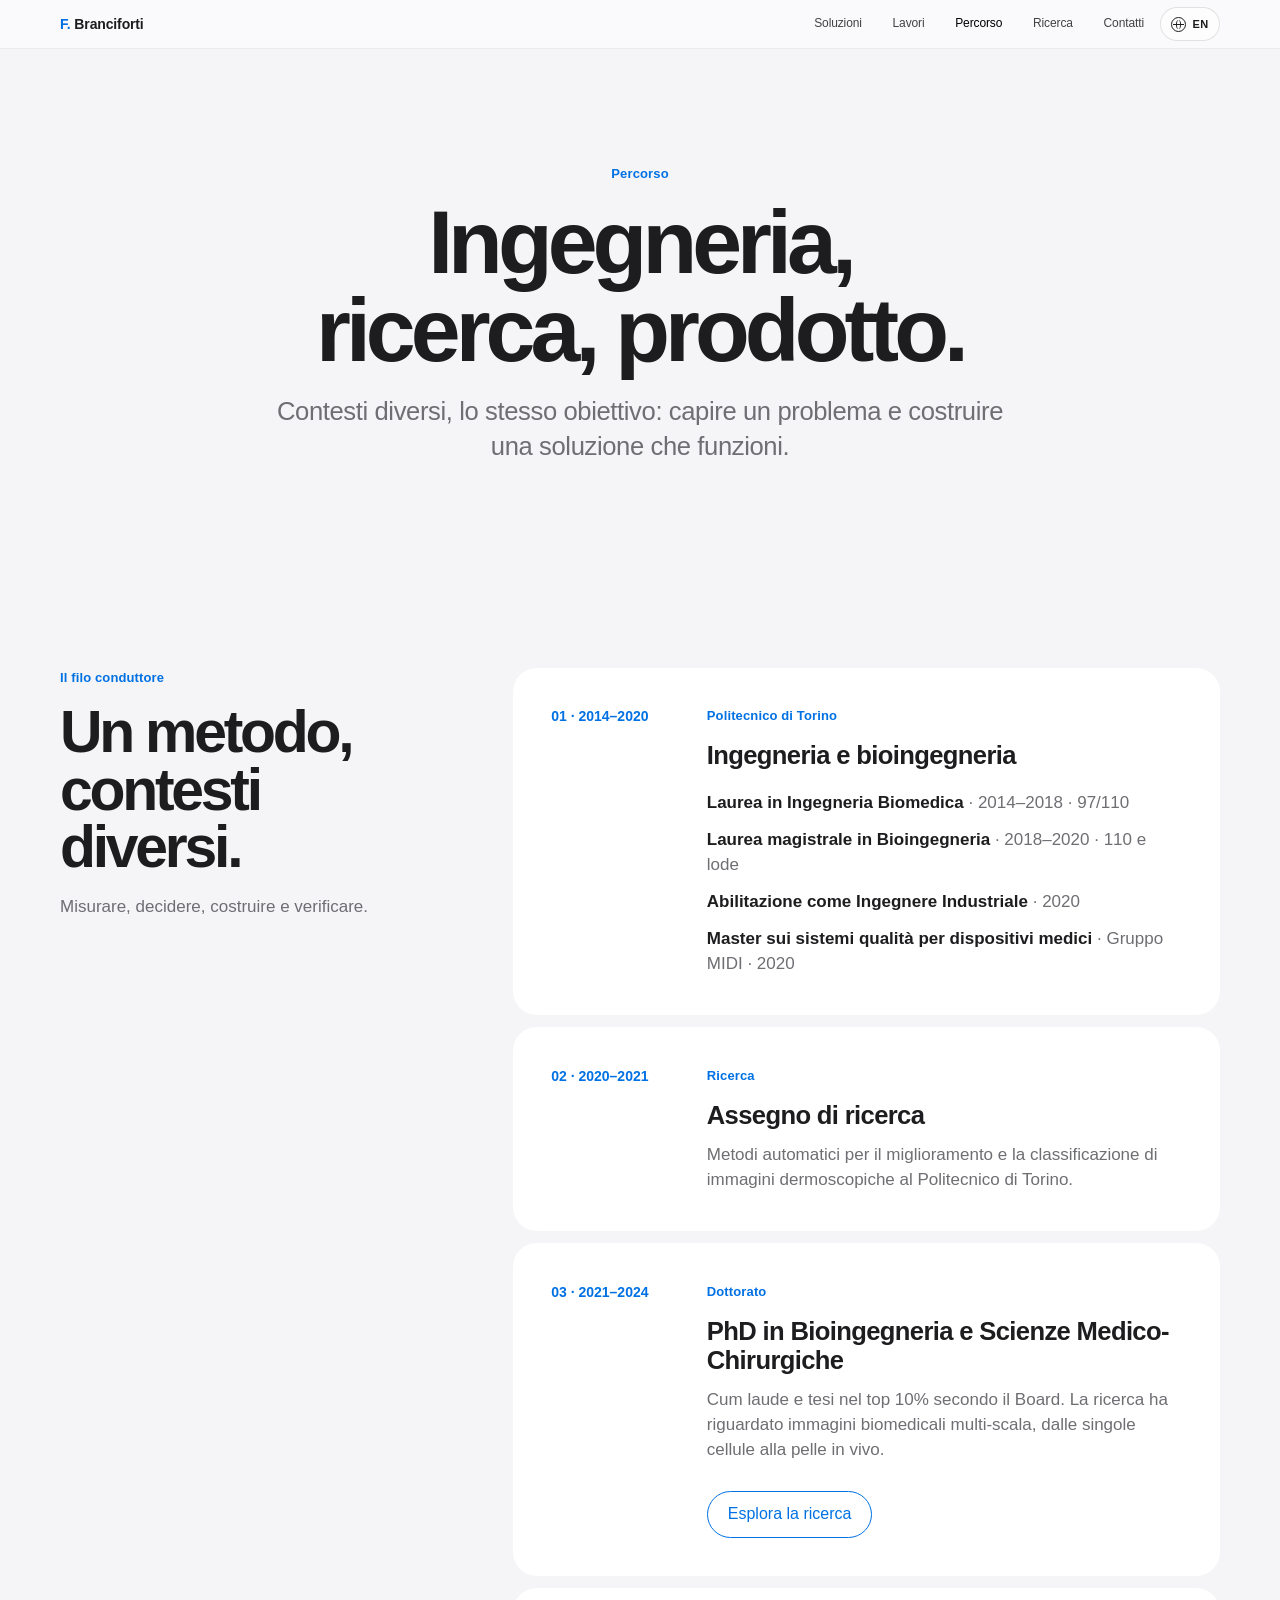
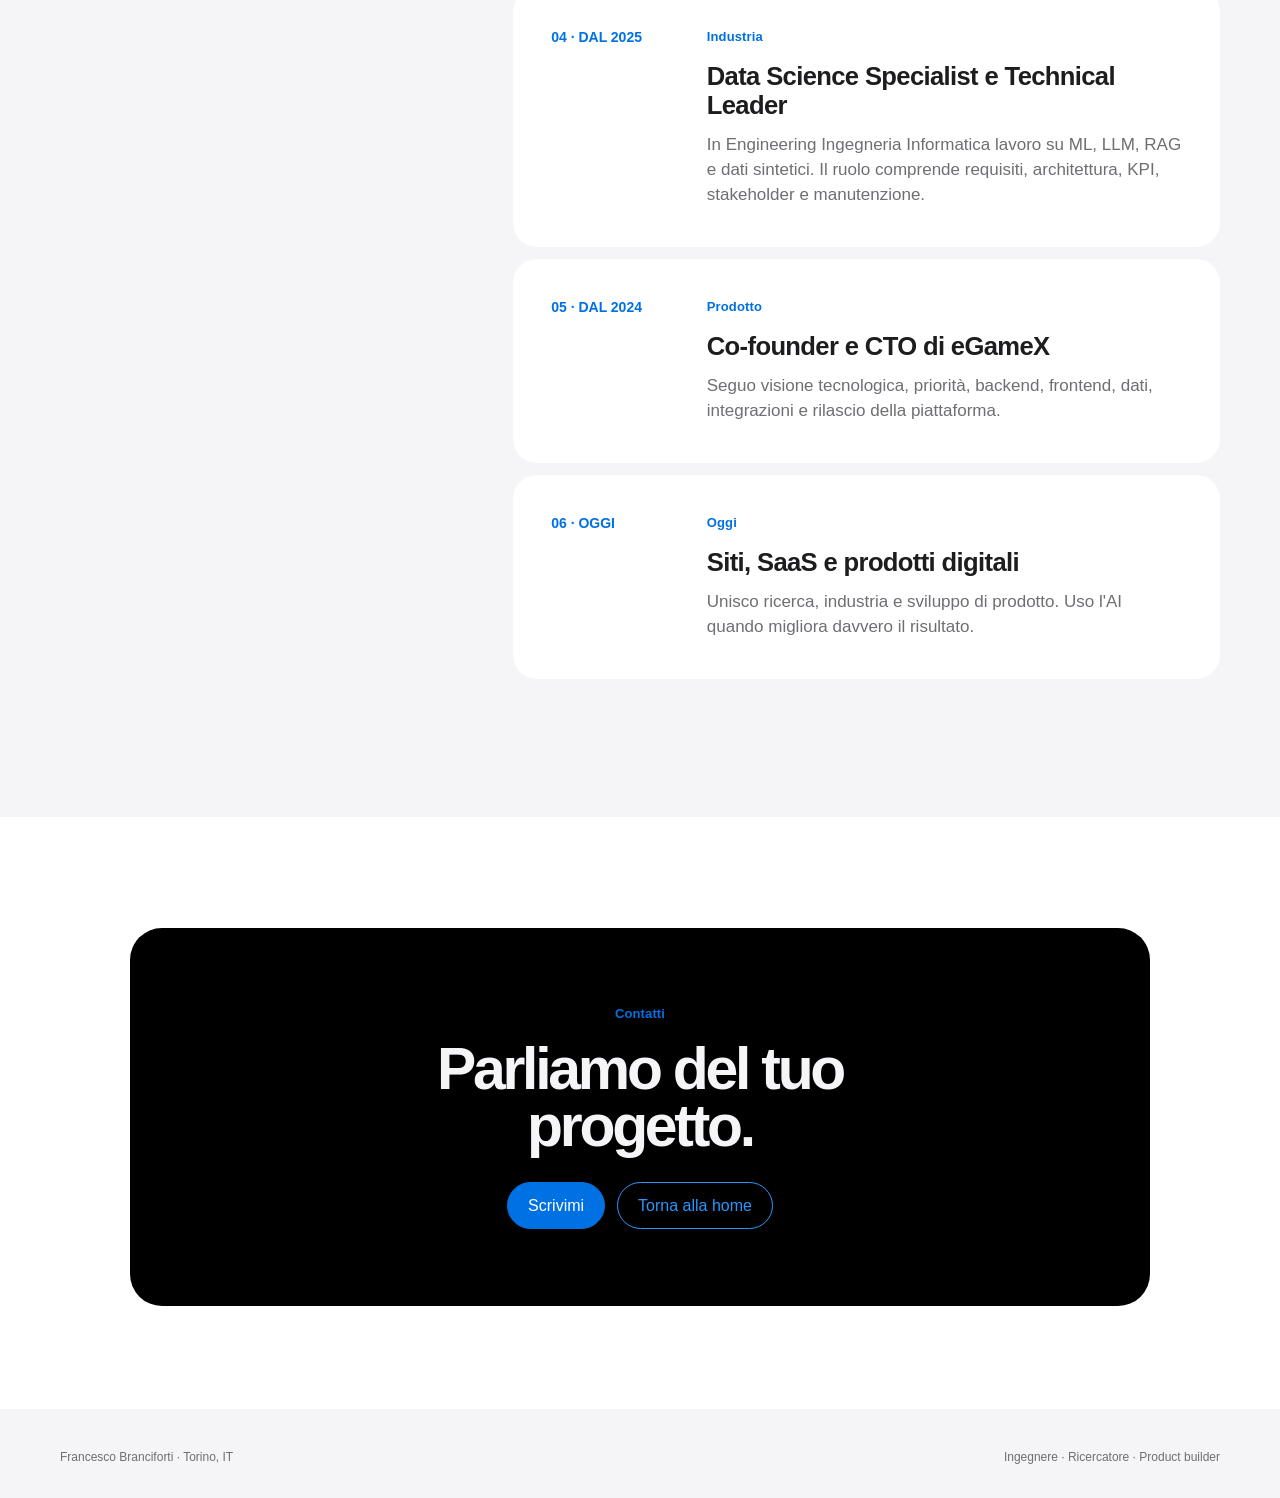
<file: percorso/index.html>
<!doctype html>
<html lang="it">
<head>
  <meta charset="utf-8"><meta name="viewport" content="width=device-width, initial-scale=1">
  <title>Percorso — Francesco Branciforti</title>
  <meta name="description" content="Il percorso di Francesco Branciforti tra ingegneria, ricerca biomedicale, industria e prodotti digitali.">
  <link rel="canonical" href="https://ezioauditore95.github.io/portfolio/percorso/">
  <link rel="alternate" hreflang="it" href="https://ezioauditore95.github.io/portfolio/percorso/">
  <link rel="alternate" hreflang="en" href="https://ezioauditore95.github.io/portfolio/en/journey/">
  <link rel="stylesheet" href="../styles.css">
</head>
<body>
  <a class="skip-link" href="#contenuto">Vai al contenuto</a>
  <nav class="site-nav"><div class="nav-inner"><a class="brand" href="../it/"><strong>F.</strong> Branciforti</a><div class="nav-links" id="nav-links"><a href="../it/#soluzioni">Soluzioni</a><a href="../it/#lavori">Lavori</a><a href="./" aria-current="page">Percorso</a><a href="../ricerca/">Ricerca</a><a href="../it/#contatti">Contatti</a></div><div class="nav-actions"><a class="language-toggle" href="../en/journey/" lang="en" aria-label="Visualizza questa pagina in inglese" title="English"><span class="language-icon" aria-hidden="true"></span><span class="language-code">EN</span></a><button class="nav-toggle" type="button" aria-expanded="false" aria-controls="nav-links">Menu</button></div></div></nav>
  <main id="contenuto">
    <header class="page-hero"><div class="wrap"><span class="eyebrow">Percorso</span><h1>Ingegneria, ricerca, prodotto.</h1><p class="lede">Contesti diversi, lo stesso obiettivo: capire un problema e costruire una soluzione che funzioni.</p></div></header>
    <section><div class="wrap page-body">
      <aside class="sticky-intro"><span class="eyebrow">Il filo conduttore</span><h2>Un metodo, contesti diversi.</h2><p class="muted">Misurare, decidere, costruire e verificare.</p></aside>
      <div class="timeline">
        <article class="timeline-item" data-reveal><time>01 · 2014–2020</time><div><span class="eyebrow">Politecnico di Torino</span><h3>Ingegneria e bioingegneria</h3><ul class="fact-list"><li><strong>Laurea in Ingegneria Biomedica</strong> · 2014–2018 · 97/110</li><li><strong>Laurea magistrale in Bioingegneria</strong> · 2018–2020 · 110 e lode</li><li><strong>Abilitazione come Ingegnere Industriale</strong> · 2020</li><li><strong>Master sui sistemi qualità per dispositivi medici</strong> · Gruppo MIDI · 2020</li></ul></div></article>
        <article class="timeline-item" data-reveal><time>02 · 2020–2021</time><div><span class="eyebrow">Ricerca</span><h3>Assegno di ricerca</h3><p>Metodi automatici per il miglioramento e la classificazione di immagini dermoscopiche al Politecnico di Torino.</p></div></article>
        <article class="timeline-item" data-reveal><time>03 · 2021–2024</time><div><span class="eyebrow">Dottorato</span><h3>PhD in Bioingegneria e Scienze Medico-Chirurgiche</h3><p>Cum laude e tesi nel top 10% secondo il Board. La ricerca ha riguardato immagini biomedicali multi-scala, dalle singole cellule alla pelle in vivo.</p><div class="actions"><a class="button" href="../ricerca/">Esplora la ricerca</a></div></div></article>
        <article class="timeline-item" data-reveal><time>04 · DAL 2025</time><div><span class="eyebrow">Industria</span><h3>Data Science Specialist e Technical Leader</h3><p>In Engineering Ingegneria Informatica lavoro su ML, LLM, RAG e dati sintetici. Il ruolo comprende requisiti, architettura, KPI, stakeholder e manutenzione.</p></div></article>
        <article class="timeline-item" data-reveal><time>05 · DAL 2024</time><div><span class="eyebrow">Prodotto</span><h3>Co-founder e CTO di eGameX</h3><p>Seguo visione tecnologica, priorità, backend, frontend, dati, integrazioni e rilascio della piattaforma.</p></div></article>
        <article class="timeline-item" data-reveal><time>06 · OGGI</time><div><span class="eyebrow">Oggi</span><h3>Siti, SaaS e prodotti digitali</h3><p>Unisco ricerca, industria e sviluppo di prodotto. Uso l'AI quando migliora davvero il risultato.</p></div></article>
      </div>
    </div></section>
    <section><div class="wrap"><div class="callout"><span class="eyebrow">Contatti</span><h2>Parliamo del tuo progetto.</h2><div class="actions"><a class="button primary" href="mailto:francescobranciforti@icloud.com?subject=Nuovo%20progetto">Scrivimi</a><a class="button" href="../">Torna alla home</a></div></div></div></section>
  </main>
  <footer><div class="wrap footer-inner"><span>Francesco Branciforti · Torino, IT</span><span>Ingegnere · Ricercatore · Product builder</span></div></footer>
  <script src="../script.js"></script>
</body>
</html>
</file>
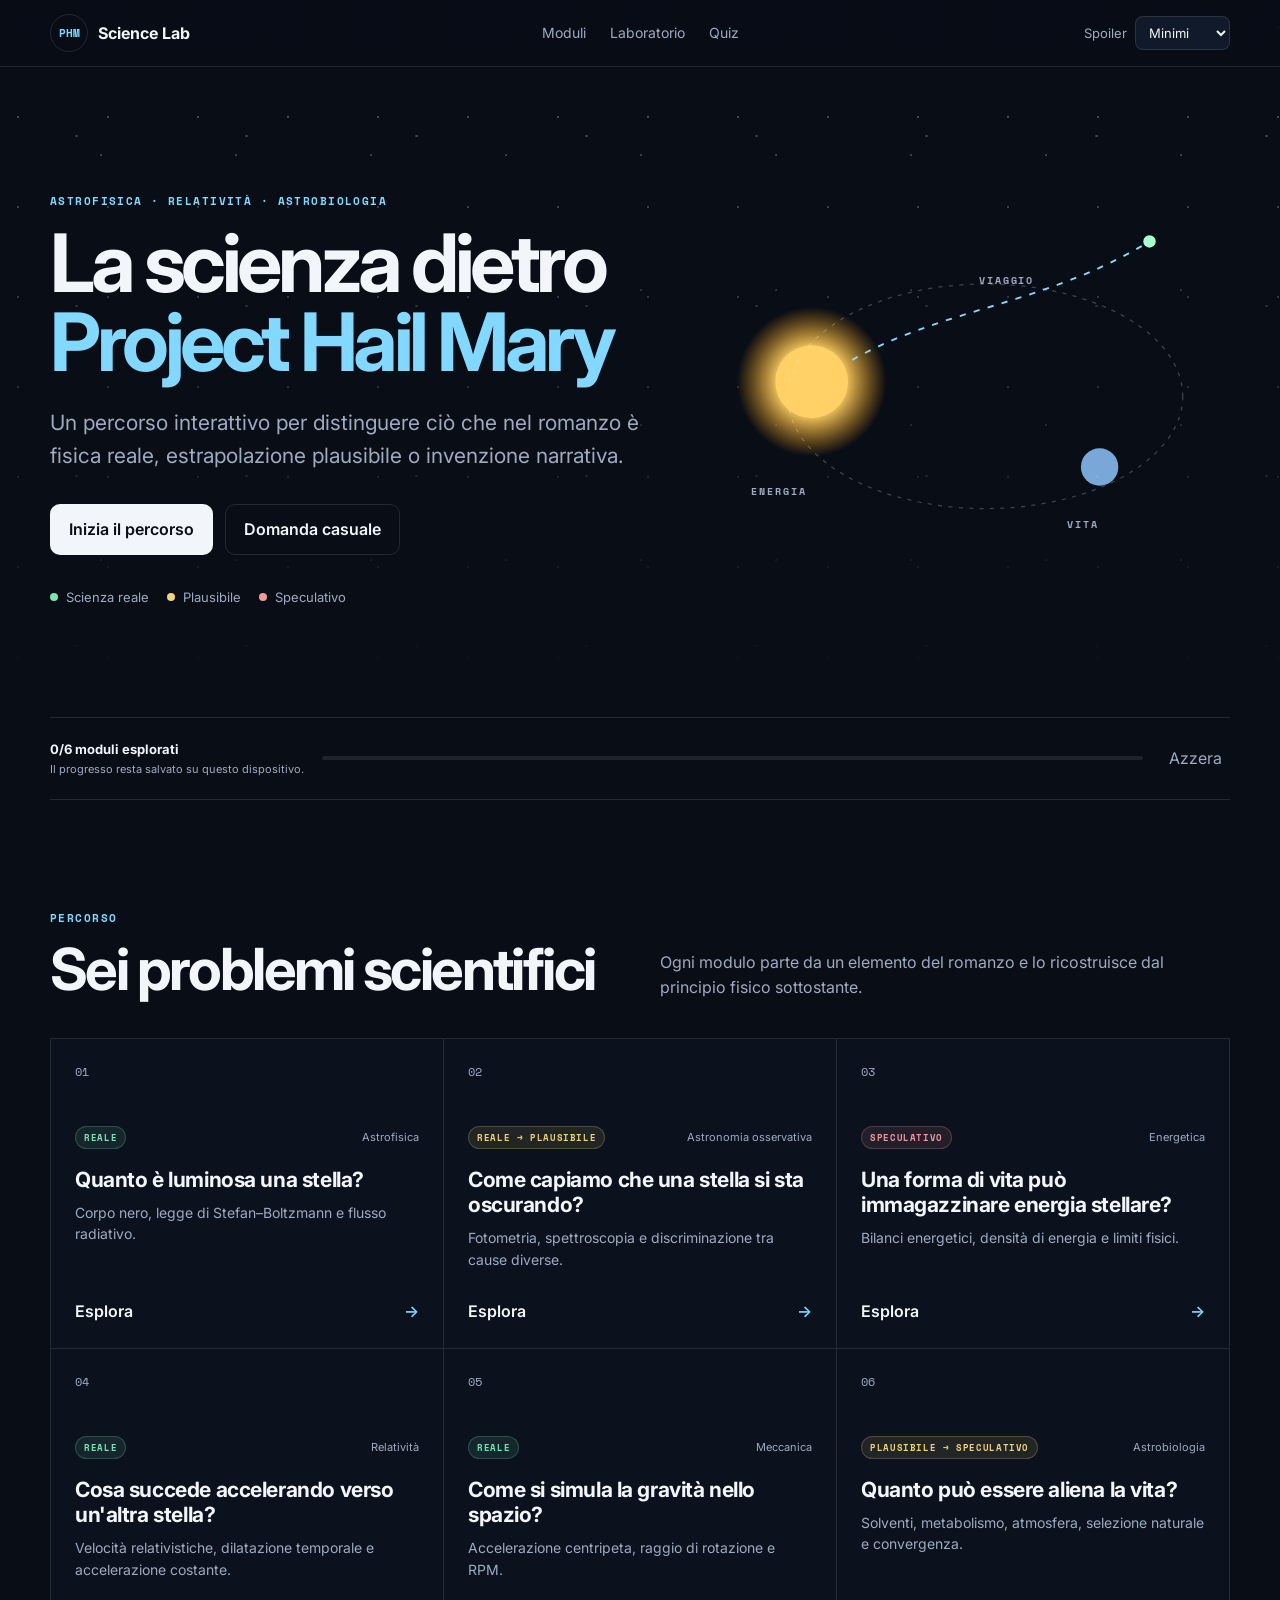
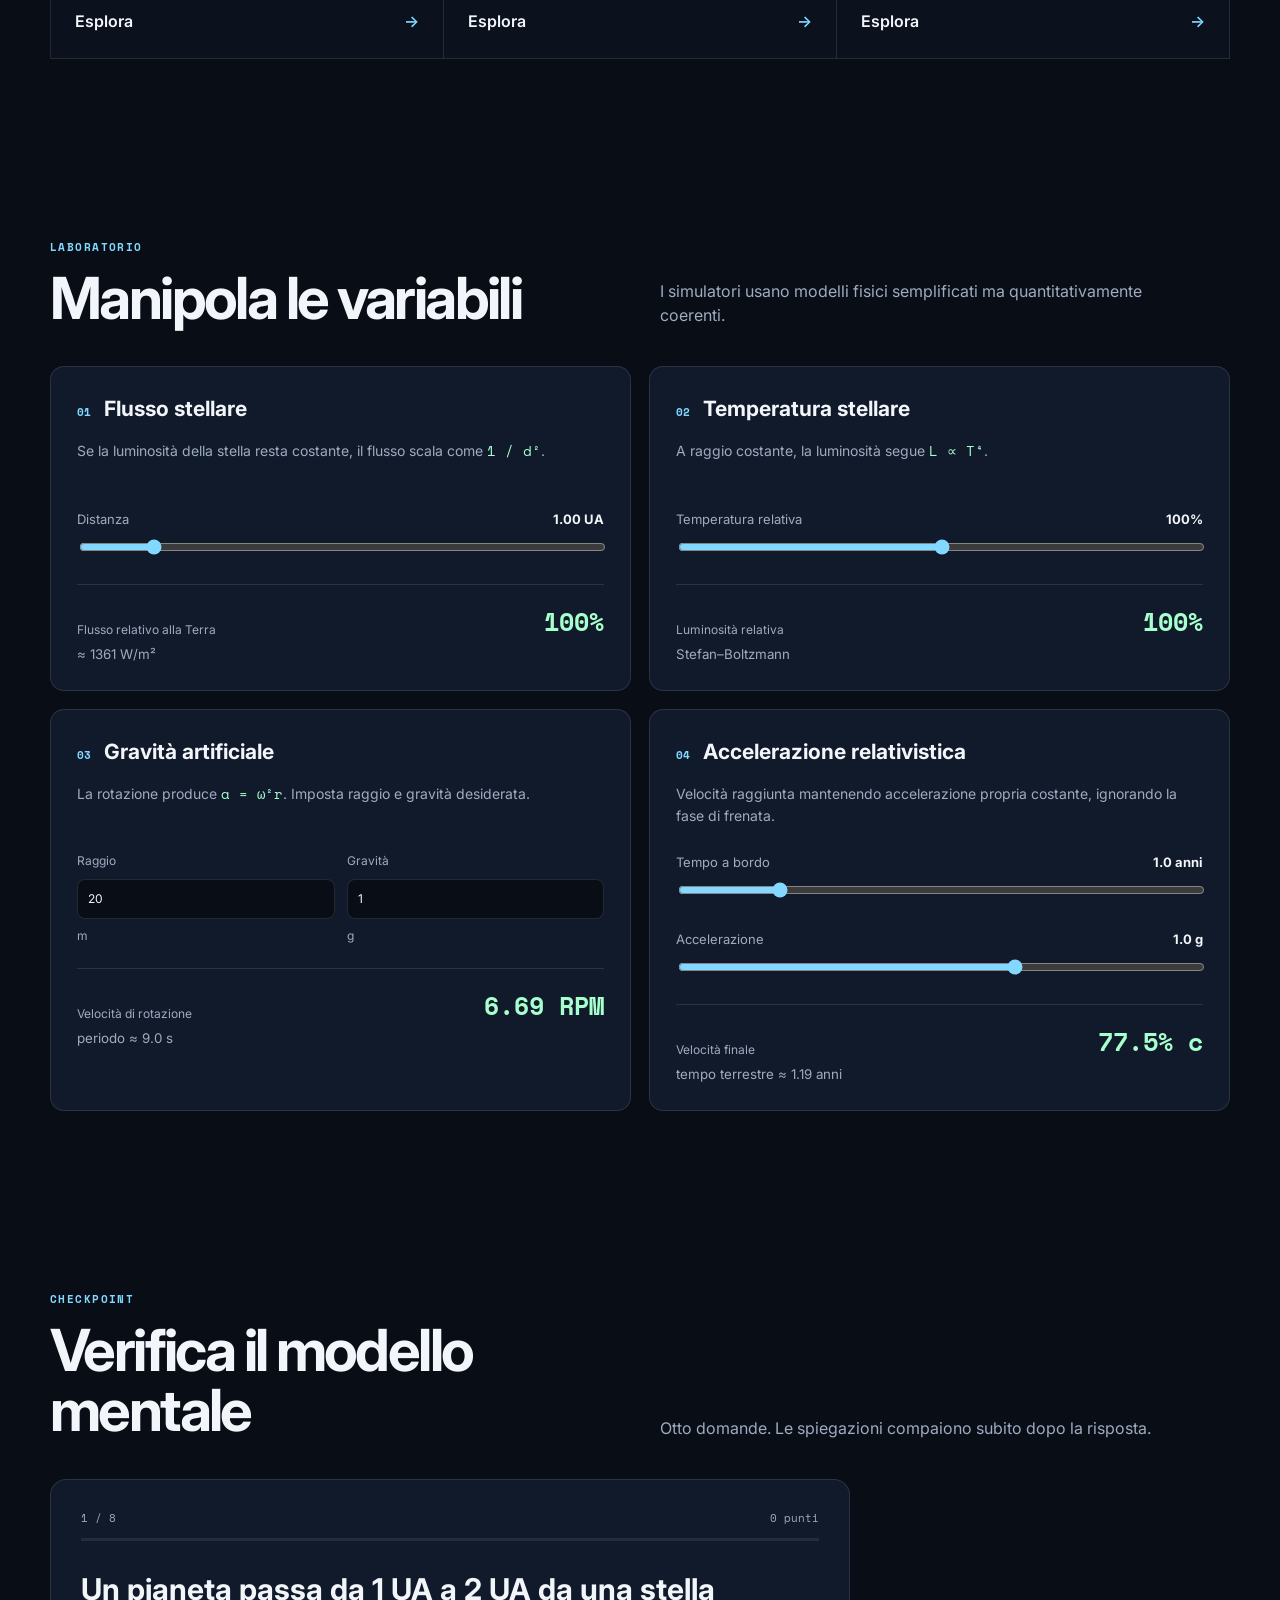
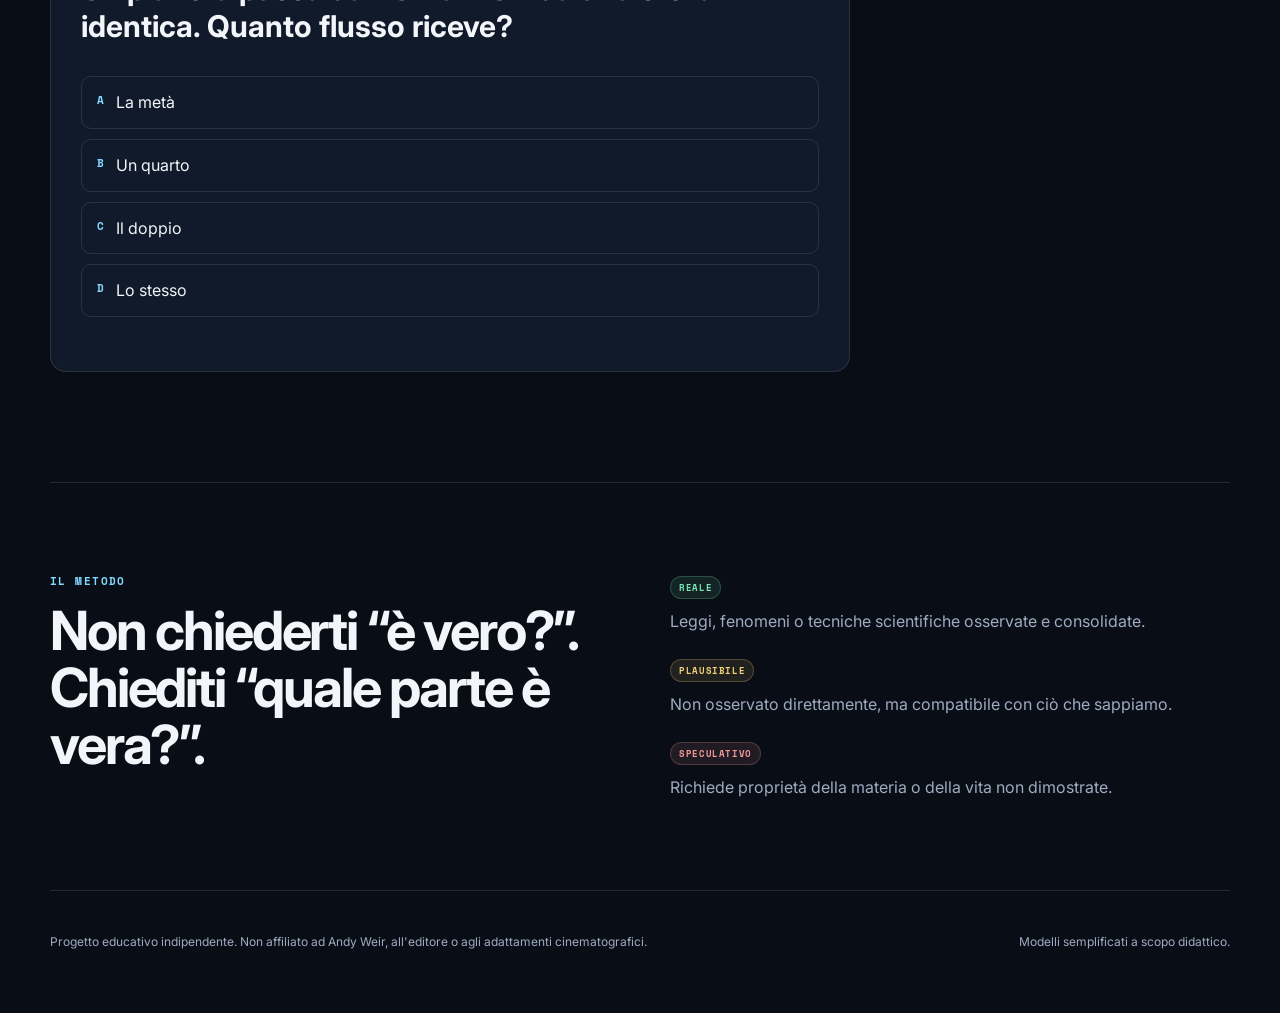
<file: project-hail-mary-science/index.html>
<!doctype html>
<html lang="it">
<head>
  <meta charset="utf-8" />
  <meta name="viewport" content="width=device-width, initial-scale=1" />
  <meta name="theme-color" content="#090d16" />
  <meta name="description" content="Un percorso interattivo nella fisica, astronomia e astrobiologia dietro Project Hail Mary." />
  <title>Project Hail Mary — Science Lab</title>
  <link rel="preconnect" href="https://fonts.googleapis.com">
  <link rel="preconnect" href="https://fonts.gstatic.com" crossorigin>
  <link href="https://fonts.googleapis.com/css2?family=Inter:wght@400;500;600;700&family=Space+Mono:wght@400;700&display=swap" rel="stylesheet">
  <link rel="stylesheet" href="./styles.css" />
</head>
<body>
  <div class="starfield" aria-hidden="true"></div>

  <header class="site-header">
    <a class="brand" href="#top" aria-label="Project Hail Mary Science Lab">
      <span class="brand-mark">PHM</span>
      <span>Science Lab</span>
    </a>
    <nav class="top-nav" aria-label="Navigazione principale">
      <a href="#modules">Moduli</a>
      <a href="#lab">Laboratorio</a>
      <a href="#quiz">Quiz</a>
    </nav>
    <div class="spoiler-control">
      <label for="spoilerMode">Spoiler</label>
      <select id="spoilerMode">
        <option value="light">Minimi</option>
        <option value="medium">Moderati</option>
        <option value="full">Completi</option>
      </select>
    </div>
  </header>

  <main id="top">
    <section class="hero section-shell">
      <div class="hero-copy">
        <p class="eyebrow">ASTROFISICA · RELATIVITÀ · ASTROBIOLOGIA</p>
        <h1>La scienza dietro <em>Project Hail Mary</em></h1>
        <p class="hero-lead">Un percorso interattivo per distinguere ciò che nel romanzo è fisica reale, estrapolazione plausibile o invenzione narrativa.</p>
        <div class="hero-actions">
          <a class="button primary" href="#modules">Inizia il percorso</a>
          <button class="button ghost" id="randomQuestion" type="button">Domanda casuale</button>
        </div>
        <div class="legend" aria-label="Legenda affidabilità scientifica">
          <span><i class="dot real"></i> Scienza reale</span>
          <span><i class="dot plausible"></i> Plausibile</span>
          <span><i class="dot speculative"></i> Speculativo</span>
        </div>
      </div>

      <div class="hero-visual" aria-label="Schema concettuale del percorso">
        <svg viewBox="0 0 520 420" role="img" aria-label="Stella, pianeta e traiettoria interstellare">
          <defs>
            <radialGradient id="sunGlow" cx="50%" cy="50%" r="50%">
              <stop offset="0" stop-color="#fff7b2"/>
              <stop offset="0.45" stop-color="#ffd166"/>
              <stop offset="1" stop-color="#f59e0b" stop-opacity="0"/>
            </radialGradient>
          </defs>
          <circle cx="118" cy="196" r="72" fill="url(#sunGlow)" opacity=".95"/>
          <circle cx="118" cy="196" r="35" class="sun-core"/>
          <ellipse cx="285" cy="210" rx="190" ry="108" class="orbit"/>
          <circle cx="395" cy="278" r="18" class="planet"/>
          <path d="M157 175 C245 125, 343 122, 443 61" class="trajectory"/>
          <circle cx="443" cy="61" r="6" class="ship"/>
          <text x="60" y="305">ENERGIA</text>
          <text x="279" y="102">VIAGGIO</text>
          <text x="364" y="337">VITA</text>
        </svg>
      </div>
    </section>

    <section class="progress-section section-shell" aria-label="Progresso">
      <div class="progress-copy"><strong id="progressLabel">0/6 moduli esplorati</strong><span>Il progresso resta salvato su questo dispositivo.</span></div>
      <div class="progress-track"><div id="progressBar" class="progress-bar"></div></div>
      <button id="resetProgress" class="text-button" type="button">Azzera</button>
    </section>

    <section id="modules" class="section-shell content-section">
      <div class="section-heading">
        <p class="eyebrow">PERCORSO</p>
        <h2>Sei problemi scientifici</h2>
        <p>Ogni modulo parte da un elemento del romanzo e lo ricostruisce dal principio fisico sottostante.</p>
      </div>

      <div class="module-grid" id="moduleGrid">
        <article class="module-card" data-module="stellar">
          <div class="module-index">01</div>
          <div class="module-meta"><span class="status real">REALE</span><span>Astrofisica</span></div>
          <h3>Quanto è luminosa una stella?</h3>
          <p>Corpo nero, legge di Stefan–Boltzmann e flusso radiativo.</p>
          <button class="module-open" type="button" data-open="stellar">Esplora <span>→</span></button>
        </article>

        <article class="module-card" data-module="dimming">
          <div class="module-index">02</div>
          <div class="module-meta"><span class="status plausible">REALE → PLAUSIBILE</span><span>Astronomia osservativa</span></div>
          <h3>Come capiamo che una stella si sta oscurando?</h3>
          <p>Fotometria, spettroscopia e discriminazione tra cause diverse.</p>
          <button class="module-open" type="button" data-open="dimming">Esplora <span>→</span></button>
        </article>

        <article class="module-card" data-module="energy">
          <div class="module-index">03</div>
          <div class="module-meta"><span class="status speculative">SPECULATIVO</span><span>Energetica</span></div>
          <h3>Una forma di vita può immagazzinare energia stellare?</h3>
          <p>Bilanci energetici, densità di energia e limiti fisici.</p>
          <button class="module-open" type="button" data-open="energy">Esplora <span>→</span></button>
        </article>

        <article class="module-card" data-module="relativity">
          <div class="module-index">04</div>
          <div class="module-meta"><span class="status real">REALE</span><span>Relatività</span></div>
          <h3>Cosa succede accelerando verso un'altra stella?</h3>
          <p>Velocità relativistiche, dilatazione temporale e accelerazione costante.</p>
          <button class="module-open" type="button" data-open="relativity">Esplora <span>→</span></button>
        </article>

        <article class="module-card" data-module="gravity">
          <div class="module-index">05</div>
          <div class="module-meta"><span class="status real">REALE</span><span>Meccanica</span></div>
          <h3>Come si simula la gravità nello spazio?</h3>
          <p>Accelerazione centripeta, raggio di rotazione e RPM.</p>
          <button class="module-open" type="button" data-open="gravity">Esplora <span>→</span></button>
        </article>

        <article class="module-card" data-module="life">
          <div class="module-index">06</div>
          <div class="module-meta"><span class="status plausible">PLAUSIBILE → SPECULATIVO</span><span>Astrobiologia</span></div>
          <h3>Quanto può essere aliena la vita?</h3>
          <p>Solventi, metabolismo, atmosfera, selezione naturale e convergenza.</p>
          <button class="module-open" type="button" data-open="life">Esplora <span>→</span></button>
        </article>
      </div>
    </section>

    <section class="module-detail-wrap" id="moduleDetailWrap" hidden>
      <div class="section-shell">
        <article id="moduleDetail" class="module-detail" aria-live="polite"></article>
      </div>
    </section>

    <section id="lab" class="section-shell content-section">
      <div class="section-heading">
        <p class="eyebrow">LABORATORIO</p>
        <h2>Manipola le variabili</h2>
        <p>I simulatori usano modelli fisici semplificati ma quantitativamente coerenti.</p>
      </div>

      <div class="lab-grid">
        <article class="lab-card">
          <div class="lab-head"><span>01</span><h3>Flusso stellare</h3></div>
          <p>Se la luminosità della stella resta costante, il flusso scala come <code>1 / d²</code>.</p>
          <label class="range-label" for="distanceSlider"><span>Distanza</span><strong><span id="distanceValue">1.00</span> UA</strong></label>
          <input id="distanceSlider" type="range" min="0.4" max="5" step="0.01" value="1" />
          <div class="result-box"><span>Flusso relativo alla Terra</span><strong id="fluxValue">100%</strong><small id="fluxWm">≈ 1361 W/m²</small></div>
        </article>

        <article class="lab-card">
          <div class="lab-head"><span>02</span><h3>Temperatura stellare</h3></div>
          <p>A raggio costante, la luminosità segue <code>L ∝ T⁴</code>.</p>
          <label class="range-label" for="tempSlider"><span>Temperatura relativa</span><strong><span id="tempValue">100</span>%</strong></label>
          <input id="tempSlider" type="range" min="80" max="120" step="1" value="100" />
          <div class="result-box"><span>Luminosità relativa</span><strong id="luminosityValue">100%</strong><small>Stefan–Boltzmann</small></div>
        </article>

        <article class="lab-card">
          <div class="lab-head"><span>03</span><h3>Gravità artificiale</h3></div>
          <p>La rotazione produce <code>a = ω²r</code>. Imposta raggio e gravità desiderata.</p>
          <div class="input-row">
            <label>Raggio <input id="radiusInput" type="number" min="1" max="500" step="1" value="20" /> m</label>
            <label>Gravità <input id="gravityInput" type="number" min="0.05" max="2" step="0.05" value="1" /> g</label>
          </div>
          <div class="result-box"><span>Velocità di rotazione</span><strong id="rpmValue">6.68 RPM</strong><small id="periodValue">periodo ≈ 9.0 s</small></div>
        </article>

        <article class="lab-card">
          <div class="lab-head"><span>04</span><h3>Accelerazione relativistica</h3></div>
          <p>Velocità raggiunta mantenendo accelerazione propria costante, ignorando la fase di frenata.</p>
          <label class="range-label" for="accelYears"><span>Tempo a bordo</span><strong><span id="yearsValue">1.0</span> anni</strong></label>
          <input id="accelYears" type="range" min="0.1" max="5" step="0.1" value="1" />
          <label class="range-label" for="accelG"><span>Accelerazione</span><strong><span id="accelValue">1.0</span> g</strong></label>
          <input id="accelG" type="range" min="0.1" max="1.5" step="0.1" value="1" />
          <div class="result-box"><span>Velocità finale</span><strong id="relV">77.4% c</strong><small id="relEarth">tempo terrestre ≈ 1.18 anni</small></div>
        </article>
      </div>
    </section>

    <section id="quiz" class="section-shell content-section quiz-section">
      <div class="section-heading">
        <p class="eyebrow">CHECKPOINT</p>
        <h2>Verifica il modello mentale</h2>
        <p>Otto domande. Le spiegazioni compaiono subito dopo la risposta.</p>
      </div>

      <div class="quiz-shell">
        <div class="quiz-progress"><span id="quizCount">1 / 8</span><span id="quizScore">0 punti</span></div>
        <div class="quiz-bar"><div id="quizBar"></div></div>
        <h3 id="questionText"></h3>
        <div id="answerList" class="answer-list"></div>
        <div id="explanation" class="explanation" hidden></div>
        <button id="nextQuestion" class="button primary" type="button" hidden>Prossima domanda</button>
      </div>
    </section>

    <section class="section-shell verdict-section">
      <div>
        <p class="eyebrow">IL METODO</p>
        <h2>Non chiederti “è vero?”. Chiediti “quale parte è vera?”.</h2>
      </div>
      <div class="verdict-grid">
        <div><span class="status real">REALE</span><p>Leggi, fenomeni o tecniche scientifiche osservate e consolidate.</p></div>
        <div><span class="status plausible">PLAUSIBILE</span><p>Non osservato direttamente, ma compatibile con ciò che sappiamo.</p></div>
        <div><span class="status speculative">SPECULATIVO</span><p>Richiede proprietà della materia o della vita non dimostrate.</p></div>
      </div>
    </section>
  </main>

  <footer class="site-footer section-shell">
    <p>Progetto educativo indipendente. Non affiliato ad Andy Weir, all'editore o agli adattamenti cinematografici.</p>
    <p>Modelli semplificati a scopo didattico.</p>
  </footer>

  <dialog id="quickDialog" class="quick-dialog">
    <form method="dialog">
      <button class="dialog-close" aria-label="Chiudi">×</button>
      <p class="eyebrow">DOMANDA CASUALE</p>
      <h3 id="quickQuestion"></h3>
      <div id="quickAnswers" class="answer-list"></div>
      <div id="quickExplanation" class="explanation" hidden></div>
    </form>
  </dialog>

  <script src="./app.js"></script>
</body>
</html>
</file>
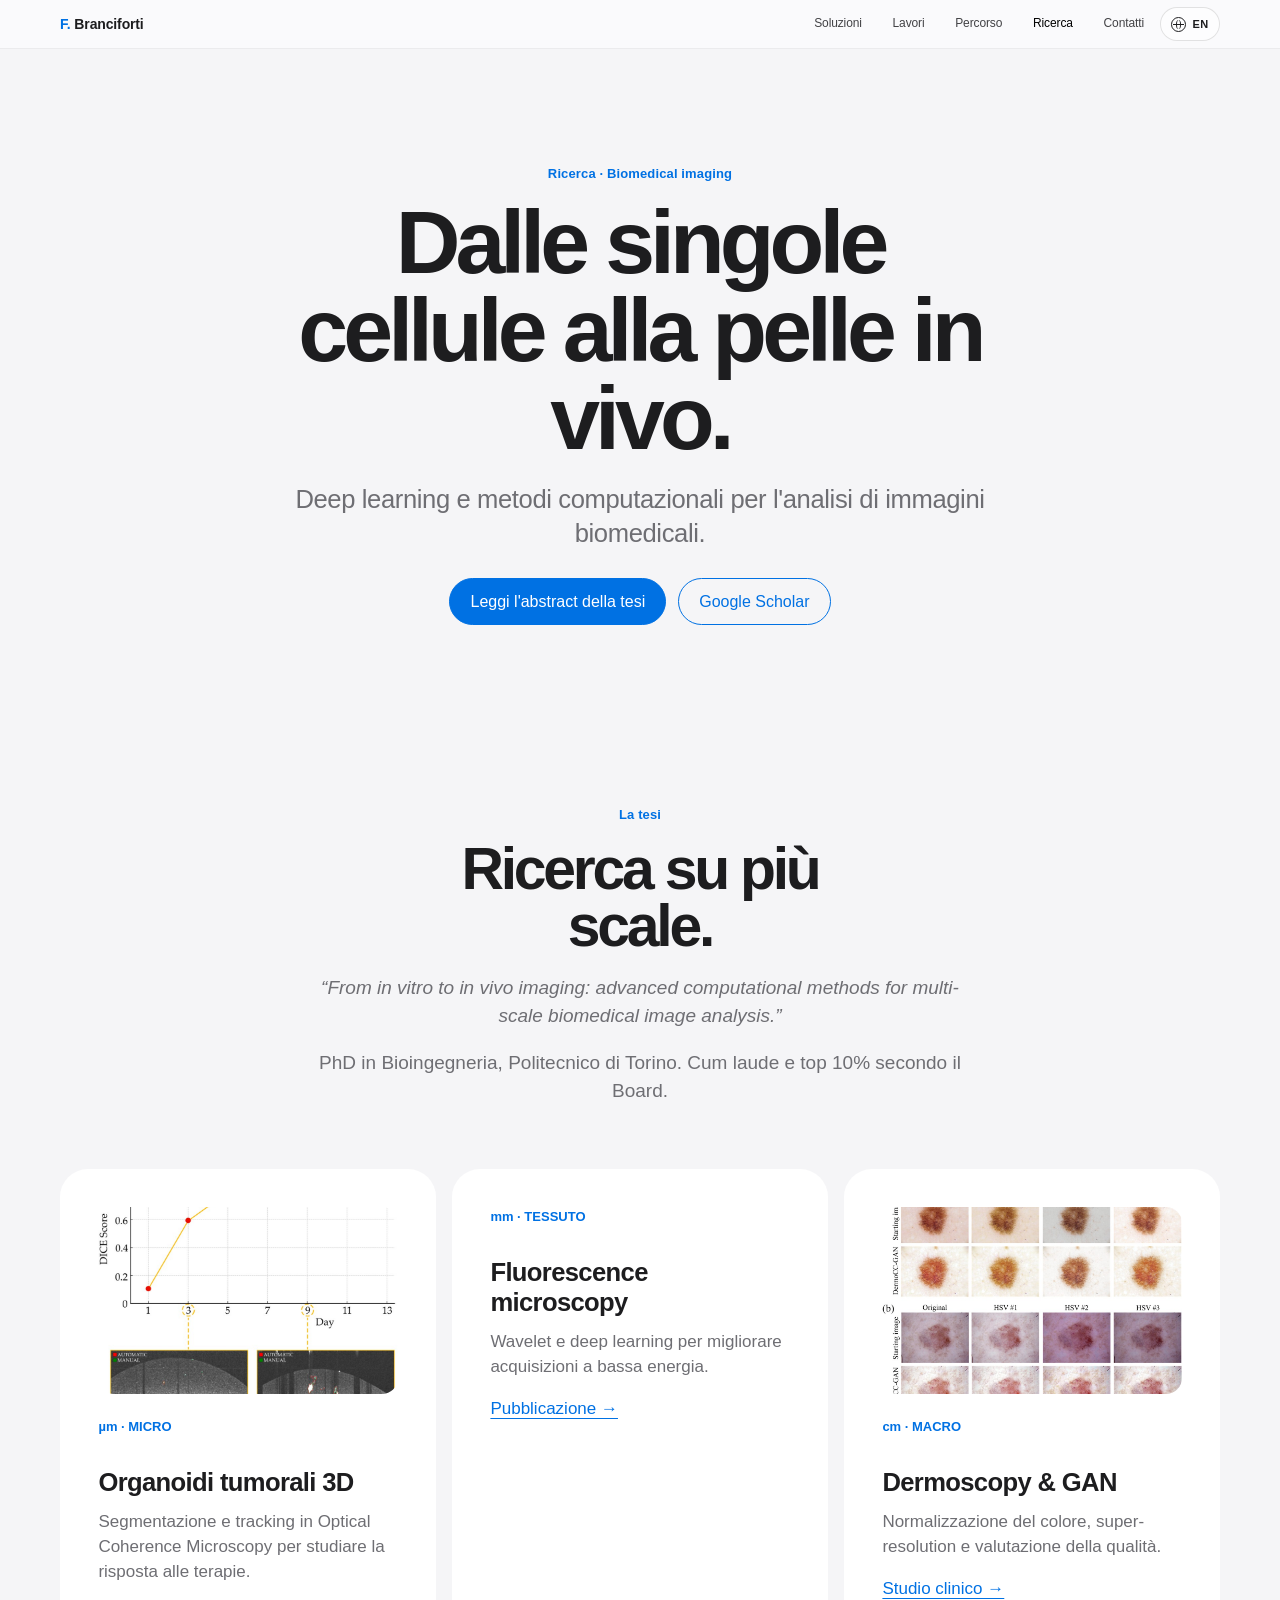
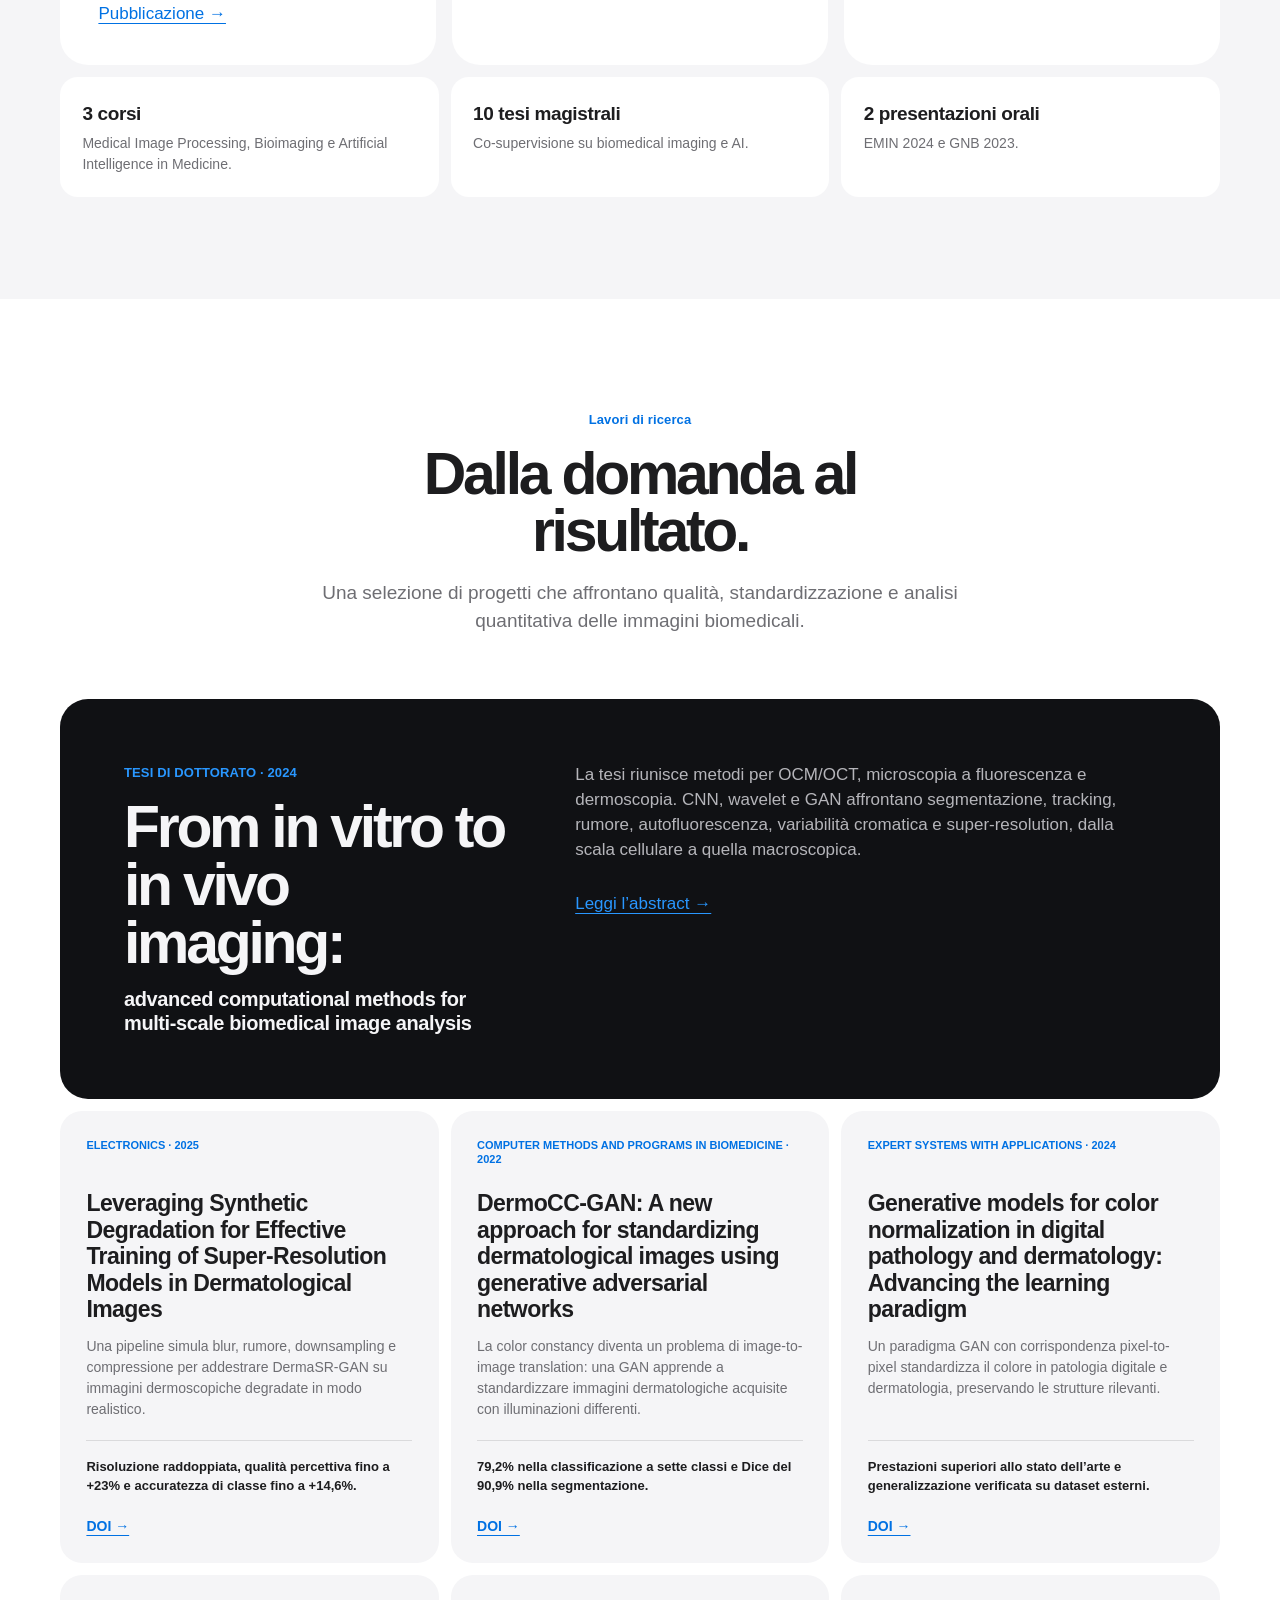
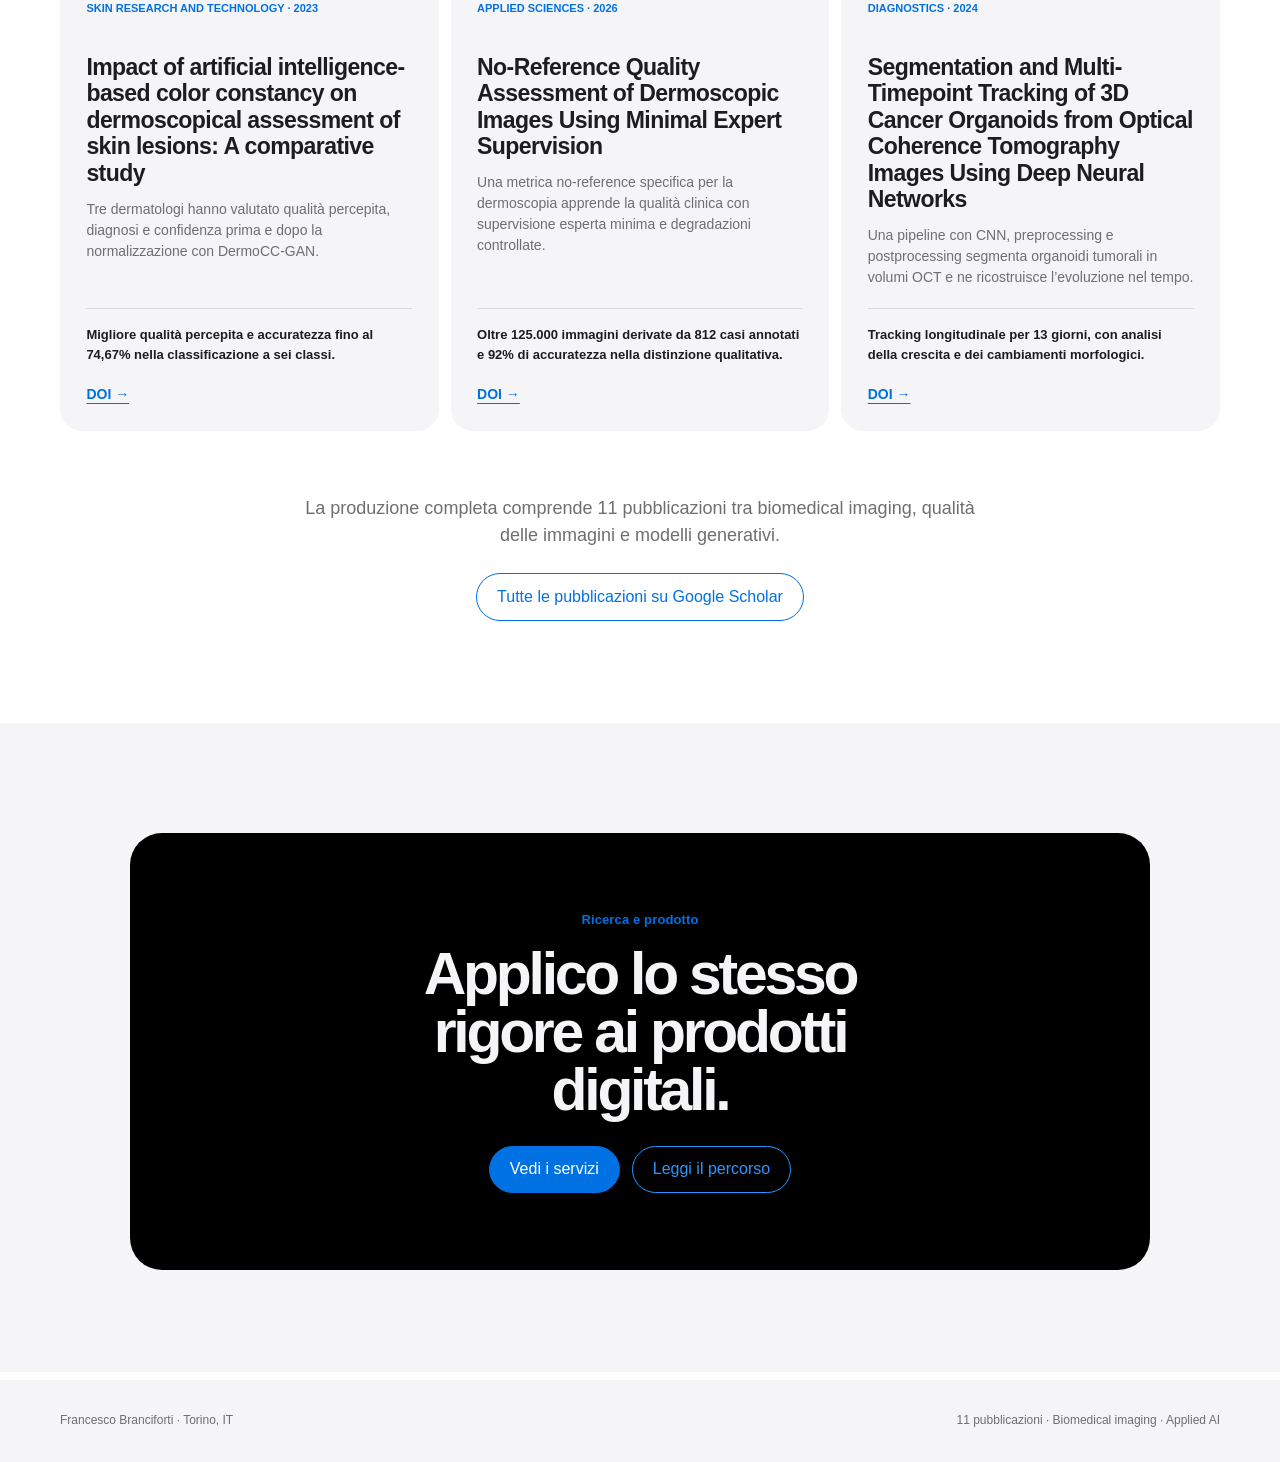
<file: ricerca/index.html>
<!doctype html>
<html lang="it">
<head>
  <meta charset="utf-8"><meta name="viewport" content="width=device-width, initial-scale=1">
  <title>Ricerca — Francesco Branciforti</title>
  <meta name="description" content="Tesi, progetti e pubblicazioni di Francesco Branciforti su biomedical imaging, deep learning, GAN e dati sintetici.">
  <link rel="canonical" href="https://ezioauditore95.github.io/portfolio/ricerca/">
  <link rel="alternate" hreflang="it" href="https://ezioauditore95.github.io/portfolio/ricerca/">
  <link rel="alternate" hreflang="en" href="https://ezioauditore95.github.io/portfolio/en/research/">
  <link rel="stylesheet" href="../styles.css">
</head>
<body>
  <a class="skip-link" href="#contenuto">Vai al contenuto</a>
  <nav class="site-nav"><div class="nav-inner"><a class="brand" href="../it/"><strong>F.</strong> Branciforti</a><div class="nav-links" id="nav-links"><a href="../it/#soluzioni">Soluzioni</a><a href="../it/#lavori">Lavori</a><a href="../percorso/">Percorso</a><a href="./" aria-current="page">Ricerca</a><a href="../it/#contatti">Contatti</a></div><div class="nav-actions"><a class="language-toggle" href="../en/research/" lang="en" aria-label="Visualizza questa pagina in inglese" title="English"><span class="language-icon" aria-hidden="true"></span><span class="language-code">EN</span></a><button class="nav-toggle" type="button" aria-expanded="false" aria-controls="nav-links">Menu</button></div></div></nav>
  <main id="contenuto">
    <header class="page-hero"><div class="wrap"><span class="eyebrow">Ricerca · Biomedical imaging</span><h1>Dalle singole cellule alla pelle in vivo.</h1><p class="lede">Deep learning e metodi computazionali per l'analisi di immagini biomedicali.</p><div class="actions"><a class="button primary" href="../research/PhD_Thesis_Abstract.pdf" target="_blank" rel="noopener">Leggi l'abstract della tesi</a><a class="button" href="https://scholar.google.com/citations?user=VHpzXFAAAAAJ" target="_blank" rel="noopener">Google Scholar</a></div></div></header>

    <section><div class="wrap">
      <div class="section-head"><div><span class="eyebrow">La tesi</span><h2>Ricerca su più scale.</h2></div><div><p><em>“From in vitro to in vivo imaging: advanced computational methods for multi-scale biomedical image analysis.”</em></p><p>PhD in Bioingegneria, Politecnico di Torino. Cum laude e top 10% secondo il Board.</p></div></div>
      <div class="grid-3">
        <article class="card research-card" data-reveal><img src="../assets/organoid_oct_segmentation.jpg" alt="Segmentazione di organoidi 3D in OCT"><span class="number">µm · MICRO</span><h3>Organoidi tumorali 3D</h3><p>Segmentazione e tracking in Optical Coherence Microscopy per studiare la risposta alle terapie.</p><a class="text-link" href="https://doi.org/10.3390/diagnostics14121217" target="_blank" rel="noopener">Pubblicazione →</a></article>
        <article class="card" data-reveal><span class="number">mm · TESSUTO</span><h3>Fluorescence microscopy</h3><p>Wavelet e deep learning per migliorare acquisizioni a bassa energia.</p><a class="text-link" href="https://doi.org/10.1002/ima.23212" target="_blank" rel="noopener">Pubblicazione →</a></article>
        <article class="card research-card" data-reveal><img src="../assets/dermocc_gan_color_constancy.jpg" alt="Normalizzazione del colore in dermoscopia"><span class="number">cm · MACRO</span><h3>Dermoscopy &amp; GAN</h3><p>Normalizzazione del colore, super-resolution e valutazione della qualità.</p><a class="text-link" href="https://doi.org/10.1111/srt.13508" target="_blank" rel="noopener">Studio clinico →</a></article>
      </div>
      <div class="research-facts" aria-label="Didattica e supervisione">
        <div class="research-fact" data-reveal><strong>3 corsi</strong>Medical Image Processing, Bioimaging e Artificial Intelligence in Medicine.</div>
        <div class="research-fact" data-reveal><strong>10 tesi magistrali</strong>Co-supervisione su biomedical imaging e AI.</div>
        <div class="research-fact" data-reveal><strong>2 presentazioni orali</strong>EMIN 2024 e GNB 2023.</div>
      </div>
    </div></section>

    <section><div class="wrap">
      <div class="section-head"><span class="eyebrow">Lavori di ricerca</span><h2>Dalla domanda al risultato.</h2><p>Una selezione di progetti che affrontano qualità, standardizzazione e analisi quantitativa delle immagini biomedicali.</p></div>
      <article class="research-thesis-card" data-reveal>
        <div><span class="eyebrow">TESI DI DOTTORATO · 2024</span><h2>From in vitro to in vivo imaging:<span>advanced computational methods for multi-scale biomedical image analysis</span></h2></div>
        <div><p>La tesi riunisce metodi per OCM/OCT, microscopia a fluorescenza e dermoscopia. CNN, wavelet e GAN affrontano segmentazione, tracking, rumore, autofluorescenza, variabilità cromatica e super-resolution, dalla scala cellulare a quella macroscopica.</p><a class="text-link" href="../research/PhD_Thesis_Abstract.pdf" target="_blank" rel="noopener">Leggi l’abstract →</a></div>
      </article>
      <div class="research-work-grid">
        <article class="card research-work-card" data-reveal><span class="number">ELECTRONICS · 2025</span><h3>Leveraging Synthetic Degradation for Effective Training of Super-Resolution Models in Dermatological Images</h3><p>Una pipeline simula blur, rumore, downsampling e compressione per addestrare DermaSR-GAN su immagini dermoscopiche degradate in modo realistico.</p><p class="research-result">Risoluzione raddoppiata, qualità percettiva fino a +23% e accuratezza di classe fino a +14,6%.</p><a class="text-link" href="https://doi.org/10.3390/electronics14153138" target="_blank" rel="noopener">DOI →</a></article>
        <article class="card research-work-card" data-reveal><span class="number">COMPUTER METHODS AND PROGRAMS IN BIOMEDICINE · 2022</span><h3>DermoCC-GAN: A new approach for standardizing dermatological images using generative adversarial networks</h3><p>La color constancy diventa un problema di image-to-image translation: una GAN apprende a standardizzare immagini dermatologiche acquisite con illuminazioni differenti.</p><p class="research-result">79,2% nella classificazione a sette classi e Dice del 90,9% nella segmentazione.</p><a class="text-link" href="https://doi.org/10.1016/j.cmpb.2022.107040" target="_blank" rel="noopener">DOI →</a></article>
        <article class="card research-work-card" data-reveal><span class="number">EXPERT SYSTEMS WITH APPLICATIONS · 2024</span><h3>Generative models for color normalization in digital pathology and dermatology: Advancing the learning paradigm</h3><p>Un paradigma GAN con corrispondenza pixel-to-pixel standardizza il colore in patologia digitale e dermatologia, preservando le strutture rilevanti.</p><p class="research-result">Prestazioni superiori allo stato dell’arte e generalizzazione verificata su dataset esterni.</p><a class="text-link" href="https://doi.org/10.1016/j.eswa.2023.123105" target="_blank" rel="noopener">DOI →</a></article>
        <article class="card research-work-card" data-reveal><span class="number">SKIN RESEARCH AND TECHNOLOGY · 2023</span><h3>Impact of artificial intelligence-based color constancy on dermoscopical assessment of skin lesions: A comparative study</h3><p>Tre dermatologi hanno valutato qualità percepita, diagnosi e confidenza prima e dopo la normalizzazione con DermoCC-GAN.</p><p class="research-result">Migliore qualità percepita e accuratezza fino al 74,67% nella classificazione a sei classi.</p><a class="text-link" href="https://doi.org/10.1111/srt.13508" target="_blank" rel="noopener">DOI →</a></article>
        <article class="card research-work-card" data-reveal><span class="number">APPLIED SCIENCES · 2026</span><h3>No-Reference Quality Assessment of Dermoscopic Images Using Minimal Expert Supervision</h3><p>Una metrica no-reference specifica per la dermoscopia apprende la qualità clinica con supervisione esperta minima e degradazioni controllate.</p><p class="research-result">Oltre 125.000 immagini derivate da 812 casi annotati e 92% di accuratezza nella distinzione qualitativa.</p><a class="text-link" href="https://doi.org/10.3390/app16041682" target="_blank" rel="noopener">DOI →</a></article>
        <article class="card research-work-card" data-reveal><span class="number">DIAGNOSTICS · 2024</span><h3>Segmentation and Multi-Timepoint Tracking of 3D Cancer Organoids from Optical Coherence Tomography Images Using Deep Neural Networks</h3><p>Una pipeline con CNN, preprocessing e postprocessing segmenta organoidi tumorali in volumi OCT e ne ricostruisce l’evoluzione nel tempo.</p><p class="research-result">Tracking longitudinale per 13 giorni, con analisi della crescita e dei cambiamenti morfologici.</p><a class="text-link" href="https://doi.org/10.3390/diagnostics14121217" target="_blank" rel="noopener">DOI →</a></article>
      </div>
      <div class="section-bridge" data-reveal><p>La produzione completa comprende 11 pubblicazioni tra biomedical imaging, qualità delle immagini e modelli generativi.</p><a class="button" href="https://scholar.google.com/citations?user=VHpzXFAAAAAJ" target="_blank" rel="noopener">Tutte le pubblicazioni su Google Scholar</a></div>
    </div></section>

    <section><div class="wrap"><div class="callout"><span class="eyebrow">Ricerca e prodotto</span><h2>Applico lo stesso rigore ai prodotti digitali.</h2><div class="actions"><a class="button primary" href="../#soluzioni">Vedi i servizi</a><a class="button" href="../percorso/">Leggi il percorso</a></div></div></div></section>
  </main>
  <footer><div class="wrap footer-inner"><span>Francesco Branciforti · Torino, IT</span><span>11 pubblicazioni · Biomedical imaging · Applied AI</span></div></footer>
  <script src="../script.js"></script>
</body>
</html>
</file>
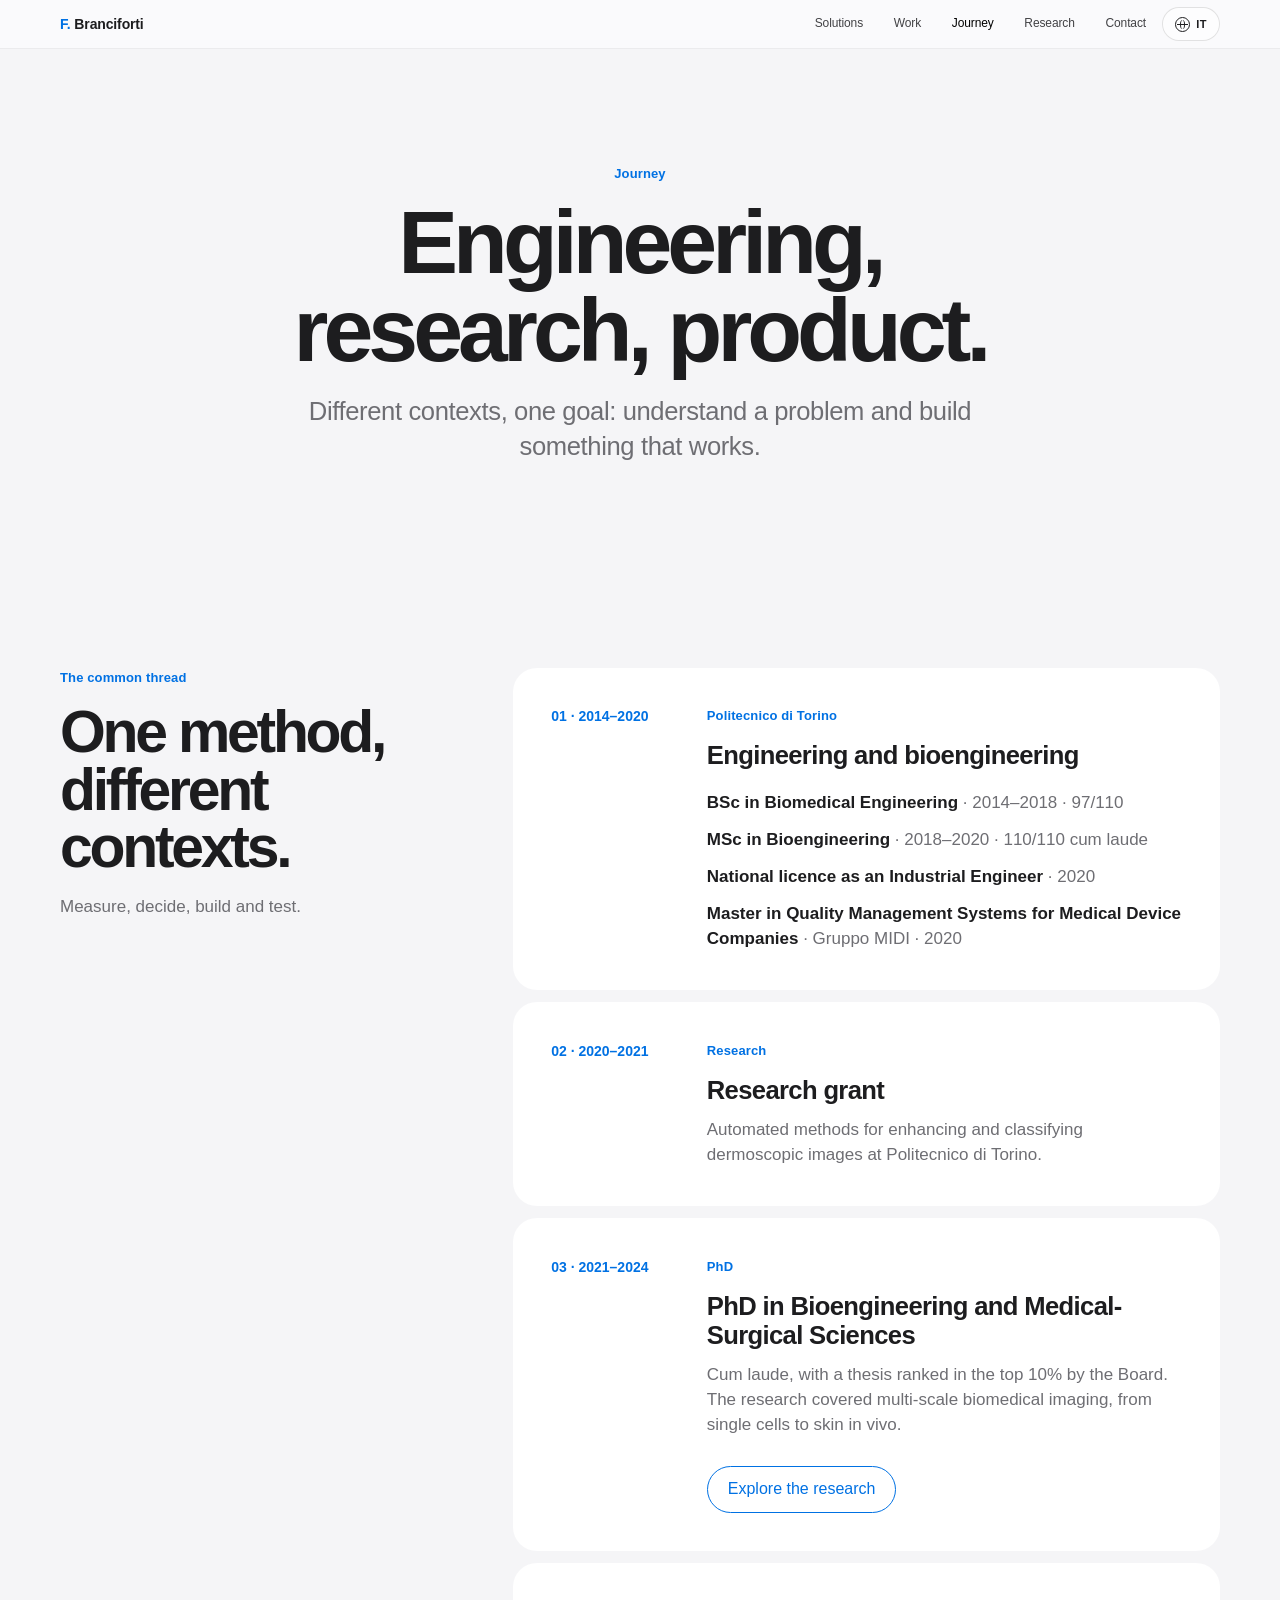
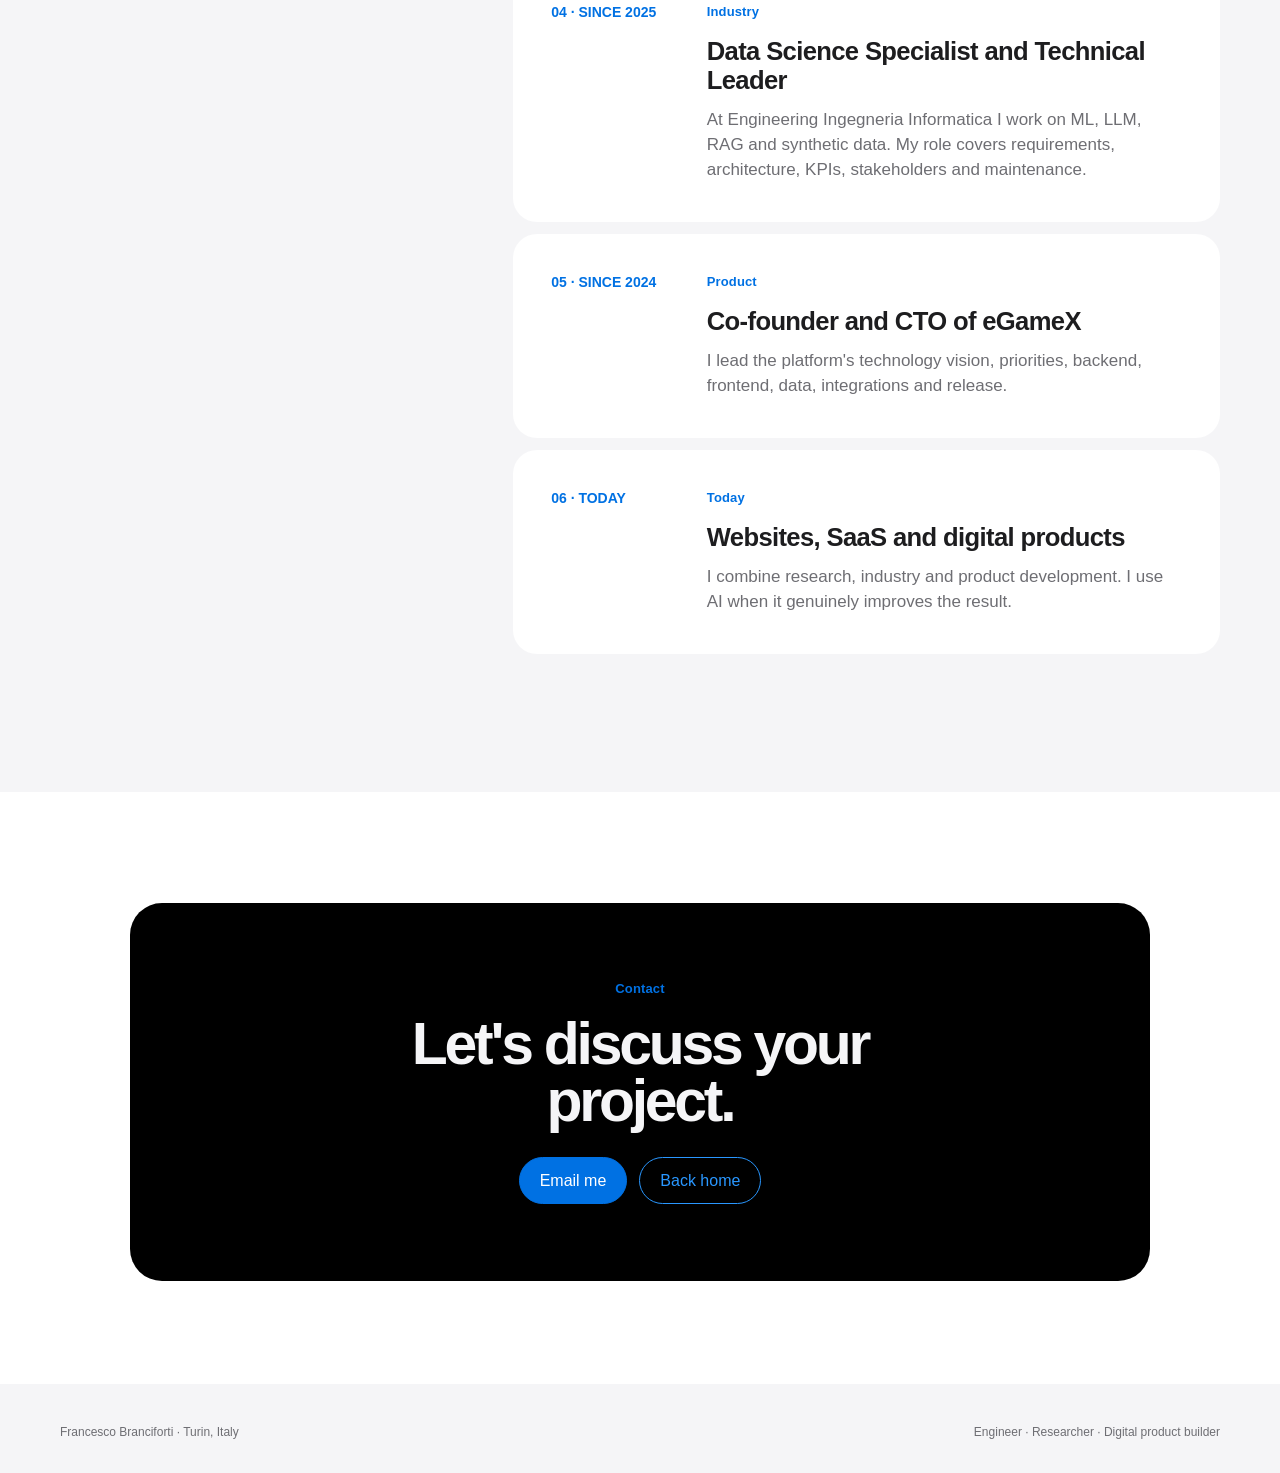
<file: en/journey/index.html>
<!doctype html>
<html lang="en">
<head>
  <meta charset="utf-8"><meta name="viewport" content="width=device-width, initial-scale=1">
  <title>Journey — Francesco Branciforti</title>
  <meta name="description" content="Francesco Branciforti's journey through engineering, biomedical research, industry and digital products.">
  <link rel="canonical" href="https://ezioauditore95.github.io/portfolio/en/journey/">
  <link rel="alternate" hreflang="it" href="https://ezioauditore95.github.io/portfolio/percorso/">
  <link rel="alternate" hreflang="en" href="https://ezioauditore95.github.io/portfolio/en/journey/">
  <link rel="stylesheet" href="../../styles.css">
</head>
<body>
  <a class="skip-link" href="#content">Skip to content</a>
  <nav class="site-nav"><div class="nav-inner"><a class="brand" href="../../"><strong>F.</strong> Branciforti</a><div class="nav-links" id="nav-links"><a href="../../#solutions">Solutions</a><a href="../../#work">Work</a><a href="./" aria-current="page">Journey</a><a href="../research/">Research</a><a href="../../#contact">Contact</a></div><div class="nav-actions"><a class="language-toggle" href="../../percorso/" lang="it" aria-label="View this page in Italian" title="Italiano"><span class="language-icon" aria-hidden="true"></span><span class="language-code">IT</span></a><button class="nav-toggle" type="button" aria-expanded="false" aria-controls="nav-links">Menu</button></div></div></nav>
  <main id="content">
    <header class="page-hero"><div class="wrap"><span class="eyebrow">Journey</span><h1>Engineering, research, product.</h1><p class="lede">Different contexts, one goal: understand a problem and build something that works.</p></div></header>
    <section><div class="wrap page-body">
      <aside class="sticky-intro"><span class="eyebrow">The common thread</span><h2>One method, different contexts.</h2><p class="muted">Measure, decide, build and test.</p></aside>
      <div class="timeline">
        <article class="timeline-item" data-reveal><time>01 · 2014–2020</time><div><span class="eyebrow">Politecnico di Torino</span><h3>Engineering and bioengineering</h3><ul class="fact-list"><li><strong>BSc in Biomedical Engineering</strong> · 2014–2018 · 97/110</li><li><strong>MSc in Bioengineering</strong> · 2018–2020 · 110/110 cum laude</li><li><strong>National licence as an Industrial Engineer</strong> · 2020</li><li><strong>Master in Quality Management Systems for Medical Device Companies</strong> · Gruppo MIDI · 2020</li></ul></div></article>
        <article class="timeline-item" data-reveal><time>02 · 2020–2021</time><div><span class="eyebrow">Research</span><h3>Research grant</h3><p>Automated methods for enhancing and classifying dermoscopic images at Politecnico di Torino.</p></div></article>
        <article class="timeline-item" data-reveal><time>03 · 2021–2024</time><div><span class="eyebrow">PhD</span><h3>PhD in Bioengineering and Medical-Surgical Sciences</h3><p>Cum laude, with a thesis ranked in the top 10% by the Board. The research covered multi-scale biomedical imaging, from single cells to skin in vivo.</p><div class="actions"><a class="button" href="../research/">Explore the research</a></div></div></article>
        <article class="timeline-item" data-reveal><time>04 · SINCE 2025</time><div><span class="eyebrow">Industry</span><h3>Data Science Specialist and Technical Leader</h3><p>At Engineering Ingegneria Informatica I work on ML, LLM, RAG and synthetic data. My role covers requirements, architecture, KPIs, stakeholders and maintenance.</p></div></article>
        <article class="timeline-item" data-reveal><time>05 · SINCE 2024</time><div><span class="eyebrow">Product</span><h3>Co-founder and CTO of eGameX</h3><p>I lead the platform's technology vision, priorities, backend, frontend, data, integrations and release.</p></div></article>
        <article class="timeline-item" data-reveal><time>06 · TODAY</time><div><span class="eyebrow">Today</span><h3>Websites, SaaS and digital products</h3><p>I combine research, industry and product development. I use AI when it genuinely improves the result.</p></div></article>
      </div>
    </div></section>
    <section><div class="wrap"><div class="callout"><span class="eyebrow">Contact</span><h2>Let's discuss your project.</h2><div class="actions"><a class="button primary" href="mailto:francescobranciforti@icloud.com?subject=New%20project">Email me</a><a class="button" href="../">Back home</a></div></div></div></section>
  </main>
  <footer><div class="wrap footer-inner"><span>Francesco Branciforti · Turin, Italy</span><span>Engineer · Researcher · Digital product builder</span></div></footer>
  <script src="../../script.js"></script>
</body>
</html>
</file>
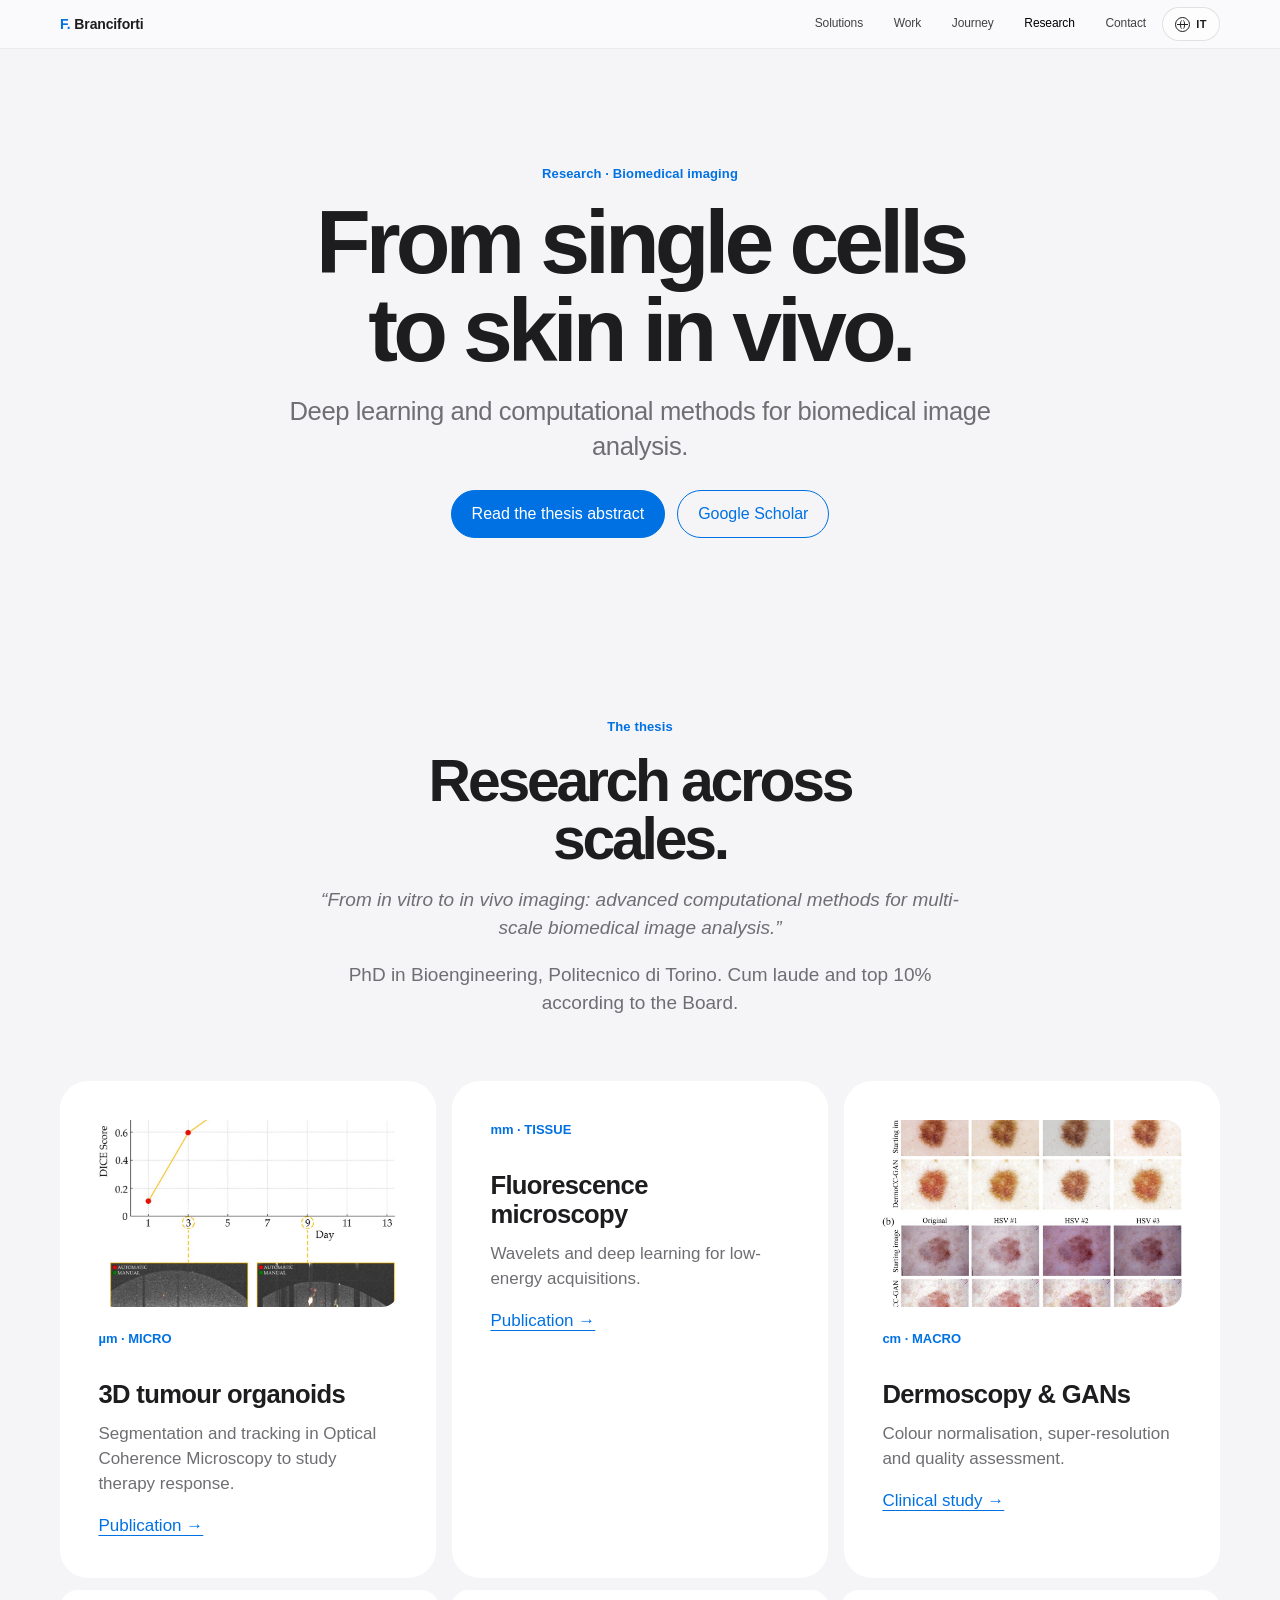
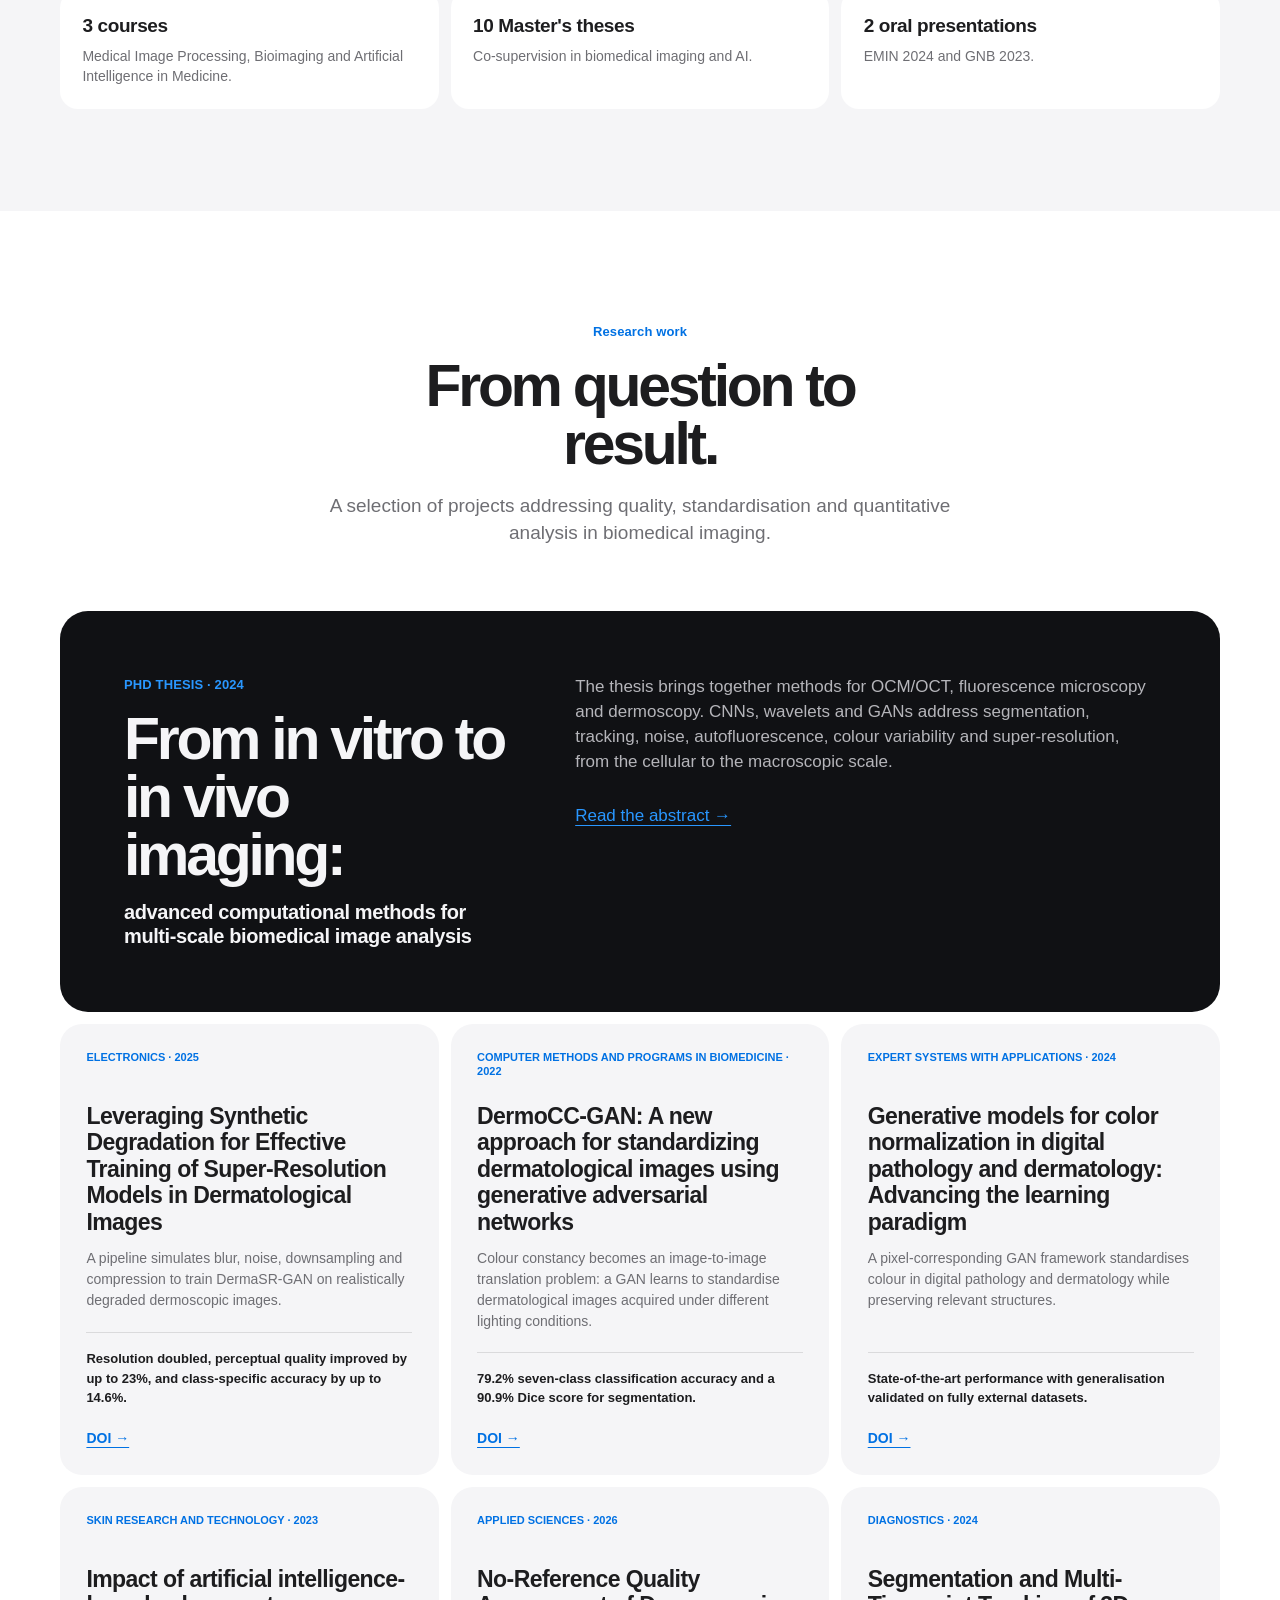
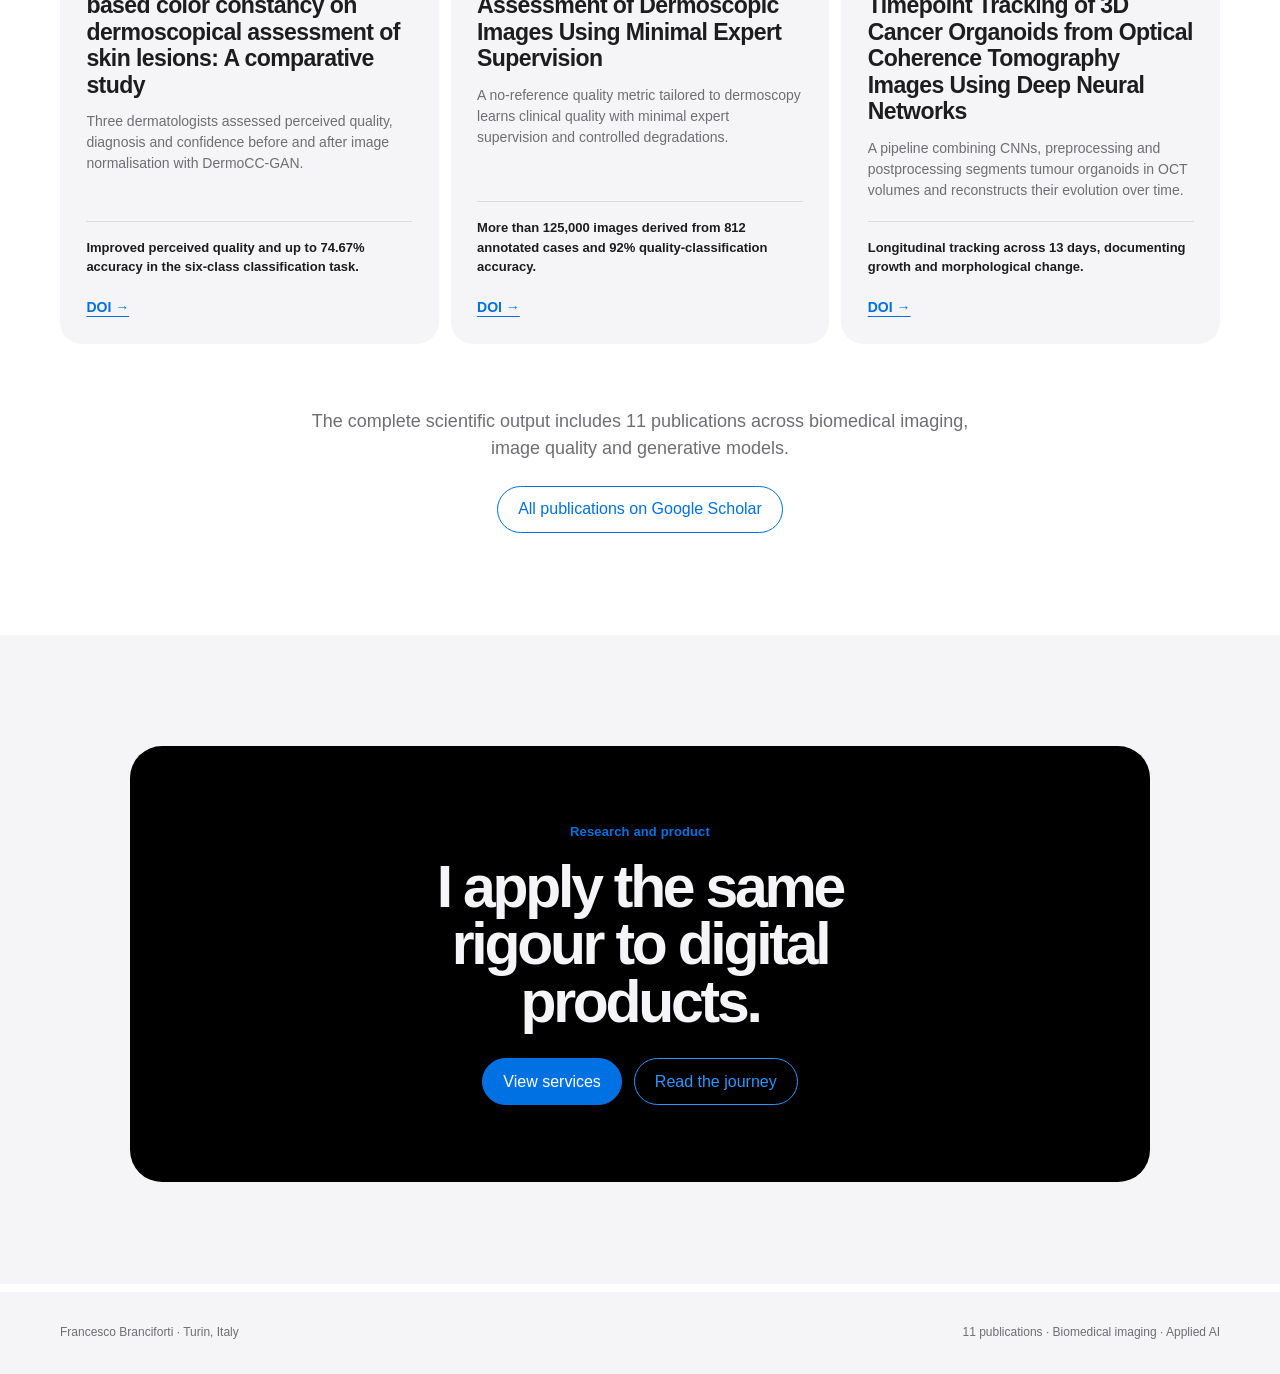
<file: en/research/index.html>
<!doctype html>
<html lang="en">
<head>
  <meta charset="utf-8"><meta name="viewport" content="width=device-width, initial-scale=1">
  <title>Research — Francesco Branciforti</title>
  <meta name="description" content="Francesco Branciforti's thesis, projects and publications in biomedical imaging, deep learning, GANs and synthetic data.">
  <link rel="canonical" href="https://ezioauditore95.github.io/portfolio/en/research/">
  <link rel="alternate" hreflang="it" href="https://ezioauditore95.github.io/portfolio/ricerca/">
  <link rel="alternate" hreflang="en" href="https://ezioauditore95.github.io/portfolio/en/research/">
  <link rel="stylesheet" href="../../styles.css">
</head>
<body>
  <a class="skip-link" href="#content">Skip to content</a>
  <nav class="site-nav"><div class="nav-inner"><a class="brand" href="../../"><strong>F.</strong> Branciforti</a><div class="nav-links" id="nav-links"><a href="../../#solutions">Solutions</a><a href="../../#work">Work</a><a href="../journey/">Journey</a><a href="./" aria-current="page">Research</a><a href="../../#contact">Contact</a></div><div class="nav-actions"><a class="language-toggle" href="../../ricerca/" lang="it" aria-label="View this page in Italian" title="Italiano"><span class="language-icon" aria-hidden="true"></span><span class="language-code">IT</span></a><button class="nav-toggle" type="button" aria-expanded="false" aria-controls="nav-links">Menu</button></div></div></nav>
  <main id="content">
    <header class="page-hero"><div class="wrap"><span class="eyebrow">Research · Biomedical imaging</span><h1>From single cells to skin in vivo.</h1><p class="lede">Deep learning and computational methods for biomedical image analysis.</p><div class="actions"><a class="button primary" href="../../research/PhD_Thesis_Abstract.pdf" target="_blank" rel="noopener">Read the thesis abstract</a><a class="button" href="https://scholar.google.com/citations?user=VHpzXFAAAAAJ" target="_blank" rel="noopener">Google Scholar</a></div></div></header>

    <section><div class="wrap">
      <div class="section-head"><div><span class="eyebrow">The thesis</span><h2>Research across scales.</h2></div><div><p><em>“From in vitro to in vivo imaging: advanced computational methods for multi-scale biomedical image analysis.”</em></p><p>PhD in Bioengineering, Politecnico di Torino. Cum laude and top 10% according to the Board.</p></div></div>
      <div class="grid-3">
        <article class="card research-card" data-reveal><img src="../../assets/organoid_oct_segmentation.jpg" alt="3D organoid segmentation in OCT"><span class="number">µm · MICRO</span><h3>3D tumour organoids</h3><p>Segmentation and tracking in Optical Coherence Microscopy to study therapy response.</p><a class="text-link" href="https://doi.org/10.3390/diagnostics14121217" target="_blank" rel="noopener">Publication →</a></article>
        <article class="card" data-reveal><span class="number">mm · TISSUE</span><h3>Fluorescence microscopy</h3><p>Wavelets and deep learning for low-energy acquisitions.</p><a class="text-link" href="https://doi.org/10.1002/ima.23212" target="_blank" rel="noopener">Publication →</a></article>
        <article class="card research-card" data-reveal><img src="../../assets/dermocc_gan_color_constancy.jpg" alt="Colour normalisation in dermoscopy"><span class="number">cm · MACRO</span><h3>Dermoscopy &amp; GANs</h3><p>Colour normalisation, super-resolution and quality assessment.</p><a class="text-link" href="https://doi.org/10.1111/srt.13508" target="_blank" rel="noopener">Clinical study →</a></article>
      </div>
      <div class="research-facts" aria-label="Teaching and supervision">
        <div class="research-fact" data-reveal><strong>3 courses</strong>Medical Image Processing, Bioimaging and Artificial Intelligence in Medicine.</div>
        <div class="research-fact" data-reveal><strong>10 Master's theses</strong>Co-supervision in biomedical imaging and AI.</div>
        <div class="research-fact" data-reveal><strong>2 oral presentations</strong>EMIN 2024 and GNB 2023.</div>
      </div>
    </div></section>

    <section><div class="wrap">
      <div class="section-head"><span class="eyebrow">Research work</span><h2>From question to result.</h2><p>A selection of projects addressing quality, standardisation and quantitative analysis in biomedical imaging.</p></div>
      <article class="research-thesis-card" data-reveal>
        <div><span class="eyebrow">PHD THESIS · 2024</span><h2>From in vitro to in vivo imaging:<span>advanced computational methods for multi-scale biomedical image analysis</span></h2></div>
        <div><p>The thesis brings together methods for OCM/OCT, fluorescence microscopy and dermoscopy. CNNs, wavelets and GANs address segmentation, tracking, noise, autofluorescence, colour variability and super-resolution, from the cellular to the macroscopic scale.</p><a class="text-link" href="../../research/PhD_Thesis_Abstract.pdf" target="_blank" rel="noopener">Read the abstract →</a></div>
      </article>
      <div class="research-work-grid">
        <article class="card research-work-card" data-reveal><span class="number">ELECTRONICS · 2025</span><h3>Leveraging Synthetic Degradation for Effective Training of Super-Resolution Models in Dermatological Images</h3><p>A pipeline simulates blur, noise, downsampling and compression to train DermaSR-GAN on realistically degraded dermoscopic images.</p><p class="research-result">Resolution doubled, perceptual quality improved by up to 23%, and class-specific accuracy by up to 14.6%.</p><a class="text-link" href="https://doi.org/10.3390/electronics14153138" target="_blank" rel="noopener">DOI →</a></article>
        <article class="card research-work-card" data-reveal><span class="number">COMPUTER METHODS AND PROGRAMS IN BIOMEDICINE · 2022</span><h3>DermoCC-GAN: A new approach for standardizing dermatological images using generative adversarial networks</h3><p>Colour constancy becomes an image-to-image translation problem: a GAN learns to standardise dermatological images acquired under different lighting conditions.</p><p class="research-result">79.2% seven-class classification accuracy and a 90.9% Dice score for segmentation.</p><a class="text-link" href="https://doi.org/10.1016/j.cmpb.2022.107040" target="_blank" rel="noopener">DOI →</a></article>
        <article class="card research-work-card" data-reveal><span class="number">EXPERT SYSTEMS WITH APPLICATIONS · 2024</span><h3>Generative models for color normalization in digital pathology and dermatology: Advancing the learning paradigm</h3><p>A pixel-corresponding GAN framework standardises colour in digital pathology and dermatology while preserving relevant structures.</p><p class="research-result">State-of-the-art performance with generalisation validated on fully external datasets.</p><a class="text-link" href="https://doi.org/10.1016/j.eswa.2023.123105" target="_blank" rel="noopener">DOI →</a></article>
        <article class="card research-work-card" data-reveal><span class="number">SKIN RESEARCH AND TECHNOLOGY · 2023</span><h3>Impact of artificial intelligence-based color constancy on dermoscopical assessment of skin lesions: A comparative study</h3><p>Three dermatologists assessed perceived quality, diagnosis and confidence before and after image normalisation with DermoCC-GAN.</p><p class="research-result">Improved perceived quality and up to 74.67% accuracy in the six-class classification task.</p><a class="text-link" href="https://doi.org/10.1111/srt.13508" target="_blank" rel="noopener">DOI →</a></article>
        <article class="card research-work-card" data-reveal><span class="number">APPLIED SCIENCES · 2026</span><h3>No-Reference Quality Assessment of Dermoscopic Images Using Minimal Expert Supervision</h3><p>A no-reference quality metric tailored to dermoscopy learns clinical quality with minimal expert supervision and controlled degradations.</p><p class="research-result">More than 125,000 images derived from 812 annotated cases and 92% quality-classification accuracy.</p><a class="text-link" href="https://doi.org/10.3390/app16041682" target="_blank" rel="noopener">DOI →</a></article>
        <article class="card research-work-card" data-reveal><span class="number">DIAGNOSTICS · 2024</span><h3>Segmentation and Multi-Timepoint Tracking of 3D Cancer Organoids from Optical Coherence Tomography Images Using Deep Neural Networks</h3><p>A pipeline combining CNNs, preprocessing and postprocessing segments tumour organoids in OCT volumes and reconstructs their evolution over time.</p><p class="research-result">Longitudinal tracking across 13 days, documenting growth and morphological change.</p><a class="text-link" href="https://doi.org/10.3390/diagnostics14121217" target="_blank" rel="noopener">DOI →</a></article>
      </div>
      <div class="section-bridge" data-reveal><p>The complete scientific output includes 11 publications across biomedical imaging, image quality and generative models.</p><a class="button" href="https://scholar.google.com/citations?user=VHpzXFAAAAAJ" target="_blank" rel="noopener">All publications on Google Scholar</a></div>
    </div></section>

    <section><div class="wrap"><div class="callout"><span class="eyebrow">Research and product</span><h2>I apply the same rigour to digital products.</h2><div class="actions"><a class="button primary" href="../#solutions">View services</a><a class="button" href="../journey/">Read the journey</a></div></div></div></section>
  </main>
  <footer><div class="wrap footer-inner"><span>Francesco Branciforti · Turin, Italy</span><span>11 publications · Biomedical imaging · Applied AI</span></div></footer>
  <script src="../../script.js"></script>
</body>
</html>
</file>
<file: styles.css>
:root {
  --ink: #1d1d1f;
  --muted: #6e6e73;
  --blue: #0071e3;
  --blue-hover: #0077ed;
  --surface: #ffffff;
  --surface-soft: #f5f5f7;
  --line: rgba(0, 0, 0, 0.11);
  --shadow: 0 18px 50px rgba(0, 0, 0, 0.08);
  --sans: -apple-system, BlinkMacSystemFont, "SF Pro Display", "SF Pro Text", "Helvetica Neue", Arial, sans-serif;
  --mono: "SFMono-Regular", Consolas, monospace;
}

* { box-sizing: border-box; }
html { scroll-behavior: smooth; }

body {
  margin: 0;
  background: var(--surface);
  color: var(--ink);
  font-family: var(--sans);
  font-size: 17px;
  line-height: 1.47;
  -webkit-font-smoothing: antialiased;
  text-rendering: optimizeLegibility;
}

a { color: inherit; }
img { display: block; max-width: 100%; }
button, input, textarea { font: inherit; }

.skip-link {
  position: fixed;
  top: .75rem;
  left: .75rem;
  z-index: 100;
  padding: .7rem 1rem;
  border-radius: 999px;
  background: var(--ink);
  color: #fff;
  transform: translateY(-160%);
}
.skip-link:focus { transform: none; }

.site-nav {
  position: sticky;
  top: 0;
  z-index: 50;
  background: rgba(250, 250, 252, .86);
  border-bottom: 1px solid rgba(0, 0, 0, .06);
  backdrop-filter: saturate(180%) blur(20px);
}

.nav-inner, .wrap {
  width: min(1160px, calc(100% - 48px));
  margin-inline: auto;
}

.nav-inner {
  min-height: 48px;
  display: flex;
  align-items: center;
  justify-content: space-between;
  gap: 1rem;
}

.brand {
  text-decoration: none;
  font-size: 14px;
  font-weight: 600;
  letter-spacing: -.01em;
}
.brand strong { color: var(--blue); }

.nav-links { display: flex; align-items: center; gap: clamp(1rem, 2.4vw, 2rem); margin-left: auto; }
.nav-links a {
  color: #424245;
  text-decoration: none;
  font-size: 12px;
  letter-spacing: -.01em;
  transition: color 160ms ease;
}
.nav-links a:hover, .nav-links a:focus-visible, .nav-links a[aria-current="page"] { color: #000; }
.language { border-left: 1px solid var(--line); padding-left: 1.25rem; color: var(--blue) !important; }

.nav-actions {
  display: flex;
  align-items: center;
  gap: .2rem;
}
.language-toggle {
  min-width: 58px;
  height: 34px;
  display: inline-flex;
  align-items: center;
  justify-content: center;
  gap: .38rem;
  padding: 0 .65rem;
  border: 1px solid var(--line);
  border-radius: 999px;
  color: var(--ink);
  background: rgba(255, 255, 255, .62);
  text-decoration: none;
  font-size: 11px;
  font-weight: 650;
  letter-spacing: .04em;
  transition: background-color 160ms ease, border-color 160ms ease, color 160ms ease;
}
.language-toggle:hover, .language-toggle:focus-visible { background: #fff; border-color: #b7b7bc; color: var(--blue); }
.language-icon {
  position: relative;
  width: 15px;
  height: 15px;
  display: block;
  border: 1.5px solid currentColor;
  border-radius: 50%;
}
.language-icon::before {
  content: "";
  position: absolute;
  inset: 2px 4px;
  border-left: 1.5px solid currentColor;
  border-right: 1.5px solid currentColor;
  border-radius: 50%;
}
.language-icon::after {
  content: "";
  position: absolute;
  left: 1px;
  right: 1px;
  top: 6px;
  border-top: 1.5px solid currentColor;
}

.nav-toggle {
  display: none;
  border: 0;
  background: transparent;
  color: var(--ink);
  padding: .5rem;
}

.hero {
  min-height: calc(100vh - 48px);
  display: grid;
  align-items: center;
  padding: clamp(5rem, 9vw, 7.5rem) 0 clamp(4rem, 7vw, 5.5rem);
  background: var(--surface-soft);
  text-align: center;
}

.hero-grid {
  display: flex;
  flex-direction: column;
  align-items: center;
}
.welcome-layout {
  width: min(840px, 100%);
  text-align: center;
}
.welcome-copy h1 { margin-inline: auto; }
.welcome-copy .actions { justify-content: center; }
.welcome-portrait {
  width: min(205px, 54vw);
  aspect-ratio: 3 / 4;
  margin: 0 auto 1.8rem;
  padding: 7px;
  overflow: hidden;
  border: 1px solid var(--line);
  border-radius: 29px;
  background: rgba(255, 255, 255, .82);
  box-shadow: 0 16px 46px rgba(0, 0, 0, .07);
}
.welcome-portrait img {
  width: 100%;
  height: 100%;
  display: block;
  border-radius: 22px;
  object-fit: cover;
}

.eyebrow {
  display: block;
  margin-bottom: 1rem;
  color: var(--blue);
  font-size: 13px;
  font-weight: 600;
  letter-spacing: .01em;
}

h1, h2, h3, p { margin-top: 0; }
h1, h2 {
  margin-bottom: 1.2rem;
  font-weight: 650;
  line-height: .98;
  letter-spacing: -.055em;
}
h1 { max-width: 12ch; font-size: clamp(3.8rem, 8.2vw, 7.2rem); }
h2 { max-width: 15ch; font-size: clamp(2.7rem, 4.6vw, 4.6rem); }
h3 { margin-bottom: .8rem; font-size: clamp(1.35rem, 2vw, 1.7rem); line-height: 1.15; letter-spacing: -.025em; }
.hero h1 { margin-inline: auto; }
.accent { color: var(--blue); }
.lede { max-width: 760px; color: var(--muted); font-size: clamp(1.2rem, 2vw, 1.65rem); line-height: 1.35; letter-spacing: -.015em; }
.hero-intro { max-width: 820px; font-size: clamp(1.08rem, 1.5vw, 1.32rem); line-height: 1.5; }

.actions { display: flex; flex-wrap: wrap; gap: .75rem; margin-top: 1.7rem; }
.hero .actions { justify-content: center; }
.button {
  display: inline-flex;
  min-height: 44px;
  align-items: center;
  justify-content: center;
  padding: .68rem 1.25rem;
  border: 1px solid var(--blue);
  border-radius: 999px;
  color: var(--blue);
  text-decoration: none;
  font-size: 16px;
  font-weight: 450;
  transition: background 160ms ease, color 160ms ease, transform 160ms ease;
}
.button.primary { background: var(--blue); color: #fff; }
.button:hover, .button:focus-visible { background: var(--blue-hover); color: #fff; transform: translateY(-1px); }

.hero-aside {
  width: min(1040px, 100%);
  display: grid;
  grid-template-columns: repeat(3, 1fr);
  gap: 12px;
  margin-top: clamp(3rem, 5vw, 4.5rem);
  text-align: left;
}
.identity-card {
  min-height: 315px;
  margin: 0;
  padding: 1.5rem;
  border-radius: 22px;
  background: rgba(255, 255, 255, .78);
  display: flex;
  flex-direction: column;
  gap: 1.1rem;
}
.identity-card-head {
  display: flex;
  align-items: center;
  gap: 1rem;
}
.identity-card-head strong {
  color: var(--ink);
  font-size: 18px;
}
.identity-card p {
  margin: 0;
  color: var(--muted);
  font-size: 15px;
  line-height: 1.55;
}
.identity-link {
  align-self: flex-start;
  margin-top: auto;
  color: var(--blue);
  font-size: 14px;
  font-weight: 600;
  text-decoration: none;
}
.identity-link::after { content: " ↗"; }
.identity-link:hover, .identity-link:focus-visible { text-decoration: underline; text-underline-offset: 3px; }
.identity-logo {
  width: 58px;
  aspect-ratio: 1;
  display: grid;
  place-items: center;
  overflow: hidden;
  border: 1px solid var(--line);
  border-radius: 18px;
  background: #fff;
}
.identity-logo img {
  width: 74%;
  height: 74%;
  display: block;
  object-fit: contain;
}

.proof-strip {
  display: grid;
  grid-template-columns: repeat(4, 1fr);
  background: var(--surface);
  border-bottom: 8px solid var(--surface-soft);
}
.proof {
  padding: 2rem 1.5rem;
  border-right: 1px solid var(--line);
  color: var(--muted);
  text-align: center;
  font-size: 14px;
}
.proof:last-child { border-right: 0; }
.proof strong { display: block; margin-bottom: .25rem; color: var(--ink); font-size: 18px; letter-spacing: -.02em; }

section {
  padding: clamp(4.75rem, 8vw, 7rem) 0;
  border-bottom: 8px solid var(--surface);
  background: var(--surface-soft);
}
section:nth-of-type(even) { background: var(--surface); border-bottom-color: var(--surface-soft); }

.section-head {
  max-width: 820px;
  margin: 0 auto clamp(2.75rem, 5vw, 4.25rem);
  text-align: center;
}
.section-head h2 { margin-inline: auto; }
.section-head p { max-width: 650px; margin-inline: auto; color: var(--muted); font-size: clamp(17px, 1.6vw, 19px); }

.grid-2, .grid-3, .grid-4 { display: grid; gap: 16px; }
.grid-2, .grid-4 { grid-template-columns: repeat(2, 1fr); }
.grid-3 { grid-template-columns: repeat(3, 1fr); }

.card {
  position: relative;
  min-height: 250px;
  overflow: hidden;
  padding: clamp(1.75rem, 3vw, 2.6rem);
  border: 0;
  border-radius: 28px;
  background: #fff;
  transition: transform 220ms ease, box-shadow 220ms ease;
}
section:nth-of-type(even) .card { background: var(--surface-soft); }
.card:hover { transform: translateY(-4px); box-shadow: var(--shadow); }
.card p, .muted { color: var(--muted); }
.card .number { display: block; margin-bottom: 2rem; color: var(--blue); font-size: 13px; font-weight: 600; }
.enterprise-grid {
  display: grid;
  grid-template-columns: repeat(6, minmax(0, 1fr));
  gap: 12px;
  margin-top: 1rem;
}
.enterprise-card {
  min-height: 285px;
  display: flex;
  flex-direction: column;
  padding: 1.45rem;
  border-radius: 22px;
}
.enterprise-card .number {
  min-height: 2.6em;
  margin-bottom: auto;
  font-size: 10px;
  line-height: 1.3;
  letter-spacing: .025em;
}
.enterprise-card h3 {
  margin: 2rem 0 .65rem;
  font-size: clamp(1.15rem, 1.55vw, 1.4rem);
  line-height: 1.08;
}
.enterprise-card p { margin: 0; font-size: 13px; line-height: 1.45; }
.section-bridge { max-width: 700px; margin: clamp(2.75rem, 5vw, 4.25rem) auto 0; text-align: center; }
.section-bridge p { margin-bottom: 1.5rem; color: var(--muted); font-size: 18px; line-height: 1.5; }
.contact-hub { scroll-margin-top: 72px; padding-top: clamp(2.25rem, 4vw, 3.25rem); border-top: 1px solid var(--line); }
.contact-hub h3 { margin-bottom: .8rem; font-size: clamp(1.8rem, 3vw, 2.5rem); }
.contact-email { display: inline-block; margin-bottom: 1.5rem; color: var(--ink); font-size: clamp(1rem, 2vw, 1.2rem); font-weight: 600; text-decoration: none; }
.contact-email:hover, .contact-email:focus-visible { color: var(--blue); text-decoration: underline; text-underline-offset: 4px; }
.contact-links { display: flex; flex-wrap: wrap; justify-content: center; gap: .75rem; }
.tags { display: flex; flex-wrap: wrap; gap: .45rem; margin-top: 1.5rem; }
.tag { padding: .3rem .65rem; border-radius: 999px; background: rgba(0, 113, 227, .08); color: #24588f; font-size: 12px; }

.feature {
  display: grid;
  grid-template-columns: .95fr 1.05fr;
  min-height: 560px;
  overflow: hidden;
  border-radius: 32px;
  background: #000;
  color: #f5f5f7;
}
.feature + .feature { margin-top: 1rem; }
.feature-visual {
  min-height: 390px;
  display: flex;
  align-items: center;
  justify-content: center;
  padding: 1.75rem;
  background:
    radial-gradient(circle at 50% 45%, rgba(80, 150, 255, .78), transparent 22%),
    radial-gradient(circle at 45% 55%, rgba(74, 63, 190, .55), transparent 42%),
    linear-gradient(145deg, #10142a, #000 70%);
}
.feature-mark { font-size: clamp(3.5rem, 8vw, 7.5rem); font-weight: 650; letter-spacing: -.075em; text-shadow: 0 0 45px rgba(130, 185, 255, .4); }
.feature-copy { align-self: center; padding: clamp(2.4rem, 4.5vw, 4rem); }
.feature-copy h2 { color: #f5f5f7; }
.feature-copy p, .feature-copy ul { color: #a1a1a6; }
.feature-copy ul { display: grid; gap: .65rem; padding-left: 1.2rem; }
.feature-copy .button { color: #fff; }
.feature-copy .actions { margin-top: 1.6rem; }
.feature-tech { display: flex; flex-wrap: wrap; gap: .45rem; margin-top: 1.6rem; }
.feature-tech span { padding: .34rem .7rem; border: 1px solid #2f2f33; border-radius: 999px; color: #c7c7cc; font-size: 11px; }

.egamex-visual {
  position: relative;
  isolation: isolate;
  display: block;
  overflow: hidden;
  background:
    radial-gradient(circle at 25% 18%, rgba(196, 71, 235, .34), transparent 34%),
    radial-gradient(circle at 78% 82%, rgba(92, 53, 196, .28), transparent 36%),
    #08050e;
}
.egamex-visual::after {
  content: "";
  position: absolute;
  inset: 0;
  z-index: -1;
  background-image: linear-gradient(rgba(255,255,255,.025) 1px, transparent 1px), linear-gradient(90deg, rgba(255,255,255,.025) 1px, transparent 1px);
  background-size: 42px 42px;
  mask-image: linear-gradient(to bottom, #000, transparent 78%);
}
.egamex-brand {
  position: relative;
  z-index: 3;
  width: min(180px, 42%);
  margin-inline: auto;
}
.egamex-brand img { width: 100%; height: auto; display: block; }
.product-shot {
  position: relative;
  margin: 0;
  overflow: hidden;
  border: 1px solid rgba(207, 108, 255, .3);
  border-radius: 18px;
  background: #08050e;
  box-shadow: 0 24px 70px rgba(0, 0, 0, .55), 0 0 45px rgba(164, 66, 230, .15);
}
.product-shot img { width: 100%; height: 100%; display: block; object-fit: cover; }
.product-shot-main { width: 100%; aspect-ratio: 1.02; margin-top: 2rem; transform: rotate(-1deg); }

.fantamondiale-feature { background: #0b0f14; }
.fantamondiale-visual {
  position: relative;
  isolation: isolate;
  display: flex;
  align-items: center;
  overflow: hidden;
  background:
    radial-gradient(circle at 18% 12%, rgba(219, 170, 24, .22), transparent 34%),
    radial-gradient(circle at 82% 88%, rgba(112, 78, 10, .18), transparent 40%),
    #0b0f14;
}
.fantamondiale-visual::after {
  content: "";
  position: absolute;
  inset: 0;
  z-index: -1;
  background-image: linear-gradient(rgba(255,255,255,.022) 1px, transparent 1px), linear-gradient(90deg, rgba(255,255,255,.022) 1px, transparent 1px);
  background-size: 42px 42px;
  mask-image: linear-gradient(to bottom, #000, transparent 82%);
}
.fantamondiale-shot {
  width: 100%;
  aspect-ratio: 1.55;
  margin: 0;
  border-color: rgba(219, 170, 24, .34);
  background: #10161d;
  box-shadow: 0 24px 70px rgba(0, 0, 0, .5), 0 0 40px rgba(219, 170, 24, .1);
  transform: rotate(.8deg);
}
.fantamondiale-feature .eyebrow { color: #e0b62f; }
.fantamondiale-feature .feature-tech span { border-color: #3b3525; color: #d9d1bc; }

.timeline { max-width: 900px; margin: 0 auto 1.5rem; }
.timeline-item {
  display: grid;
  grid-template-columns: 130px 1fr;
  gap: 1.6rem;
  margin-bottom: 12px;
  padding: clamp(1.75rem, 3vw, 2.6rem);
  border-radius: 24px;
  background: #fff;
}
.timeline-item time { color: var(--blue); font-size: 14px; font-weight: 600; }
.timeline-item p { margin-bottom: 0; color: var(--muted); }
.timeline + .text-link { display: block; width: fit-content; margin: 1.5rem auto 0; }

.fact-list {
  display: grid;
  gap: .75rem;
  margin: 1.25rem 0 0;
  padding: 0;
  list-style: none;
}
.fact-list li { color: var(--muted); }
.fact-list strong { color: var(--ink); }

.research-facts {
  display: grid;
  grid-template-columns: repeat(3, 1fr);
  gap: 12px;
  margin-top: 12px;
}
.research-fact {
  padding: 1.4rem;
  border-radius: 18px;
  background: #fff;
  color: var(--muted);
  font-size: 14px;
}
.research-fact strong {
  display: block;
  margin-bottom: .35rem;
  color: var(--ink);
  font-size: 19px;
  letter-spacing: -.02em;
}

.research-card { min-height: 0; }
.research-card img { width: 100%; aspect-ratio: 16/10; object-fit: cover; margin-bottom: 1.4rem; border-radius: 16px; }
.text-link { color: var(--blue); text-underline-offset: 4px; }

.research-thesis-card {
  display: grid;
  grid-template-columns: minmax(0, .8fr) minmax(0, 1.2fr);
  gap: clamp(2rem, 5vw, 4rem);
  margin-bottom: 12px;
  padding: clamp(2.25rem, 5vw, 4rem);
  border-radius: 28px;
  background: #101114;
  color: #f5f5f7;
}
.research-thesis-card h2 { max-width: 12ch; margin-bottom: 0; color: #f5f5f7; }
.research-thesis-card h2 span { display: block; margin-top: 1rem; font-size: .34em; line-height: 1.2; letter-spacing: -.02em; }
.research-thesis-card p { color: #b5b5ba; }
.research-thesis-card .eyebrow { color: #2997ff; }
.research-thesis-card .text-link { display: inline-block; margin-top: .75rem; color: #2997ff; }
.research-work-grid {
  display: grid;
  grid-template-columns: repeat(3, minmax(0, 1fr));
  gap: 12px;
}
.research-work-card {
  min-height: 360px;
  display: flex;
  flex-direction: column;
  padding: 1.65rem;
  border-radius: 22px;
}
.research-work-card .number { min-height: 2.6em; margin-bottom: 1.5rem; font-size: 11px; line-height: 1.3; }
.research-work-card h3 { font-size: clamp(1.25rem, 1.8vw, 1.55rem); }
.research-work-card p { margin-bottom: 1.25rem; font-size: 14px; line-height: 1.5; }
.research-result {
  margin-top: auto;
  padding-top: 1rem;
  border-top: 1px solid var(--line);
  color: var(--ink) !important;
  font-size: 13px !important;
  font-weight: 600;
}
.research-work-card .text-link { width: fit-content; font-size: 14px; font-weight: 600; }

.method { counter-reset: method; }
.method .card { counter-increment: method; }
.method .card::after { content: "0" counter(method); position: absolute; right: 1.5rem; bottom: .4rem; color: rgba(0,0,0,.045); font-size: 5rem; font-weight: 650; }

.page-hero {
  padding: clamp(5.75rem, 9vw, 8rem) 0 clamp(4rem, 6vw, 5.5rem);
  background: var(--surface-soft);
  text-align: center;
}
.page-hero h1 { max-width: 14ch; margin-inline: auto; font-size: clamp(3.5rem, 7vw, 6.4rem); }
.page-hero .lede { margin-inline: auto; }
.page-hero .actions { justify-content: center; }
.page-body { display: grid; grid-template-columns: minmax(0, .7fr) minmax(0, 1.3fr); gap: clamp(3rem, 6vw, 4.5rem); }
.sticky-intro { position: sticky; top: 76px; align-self: start; }

.publication-list { list-style: none; padding: 0; margin: 0; }
.publication-list li { padding: 1.25rem 0; border-top: 1px solid var(--line); color: var(--muted); }
.publication-list strong { color: var(--ink); }

.callout {
  max-width: 1020px;
  margin: 0 auto;
  padding: clamp(3.5rem, 6vw, 5.5rem) clamp(2rem, 6vw, 5rem);
  border-radius: 32px;
  background: #000;
  color: #f5f5f7;
  text-align: center;
}
.callout h2 { margin-inline: auto; }
.callout .muted { color: #a1a1a6; }
.callout .actions { justify-content: center; }
.callout .button:not(.primary) { color: #2997ff; border-color: #2997ff; }

footer { padding: 2rem 0; background: var(--surface-soft); color: var(--muted); font-size: 12px; }
.footer-inner { display: flex; justify-content: space-between; gap: 1rem; flex-wrap: wrap; }

[data-reveal] { opacity: 0; transform: translateY(16px); transition: opacity 600ms ease, transform 600ms ease; }
[data-reveal].visible { opacity: 1; transform: none; }

@media (max-width: 900px) {
  .nav-toggle { display: inline-flex; }
  .nav-links {
    display: none;
    position: absolute;
    top: 48px;
    left: 0;
    right: 0;
    padding: 1.2rem 22px 1.5rem;
    background: rgba(250,250,252,.98);
    border-bottom: 1px solid var(--line);
    flex-wrap: wrap;
  }
  .nav-links.open { display: flex; }
  .language { border-left: 0; padding-left: 0; }
  .welcome-copy .hero-intro { margin-inline: auto; }
  .welcome-portrait { width: min(195px, 52vw); }
  .hero-aside, .grid-3, .research-facts { grid-template-columns: 1fr; }
  .enterprise-grid { grid-template-columns: repeat(3, minmax(0, 1fr)); }
  .research-work-grid { grid-template-columns: repeat(2, minmax(0, 1fr)); }
  .identity-card { min-height: 0; text-align: left; }
  .feature, .page-body { grid-template-columns: 1fr; }
  .feature-visual { min-height: 320px; }
  .sticky-intro { position: static; }
}

@media (max-width: 620px) {
  .nav-inner, .wrap { width: min(100% - 32px, 1160px); }
  body { font-size: 16px; }
  .hero { min-height: auto; padding: 4.5rem 0 4rem; }
  .welcome-portrait { width: min(180px, 50vw); margin-bottom: 1.5rem; border-radius: 24px; }
  .welcome-portrait img { border-radius: 18px; }
  h1 { font-size: clamp(3rem, 15vw, 4.3rem); }
  h2 { font-size: clamp(2.35rem, 11vw, 3.4rem); }
  section { padding: 4rem 0; }
  .section-head { margin-bottom: 2.75rem; }
  .proof-strip, .grid-2, .grid-4 { grid-template-columns: 1fr; }
  .research-thesis-card, .research-work-grid { grid-template-columns: 1fr; }
  .research-thesis-card { gap: 1.5rem; padding: 2rem; border-radius: 24px; }
  .research-work-card { min-height: 0; }
  .enterprise-grid { grid-template-columns: repeat(2, minmax(0, 1fr)); }
  .card.enterprise-card { min-height: 260px; padding: 1.25rem; }
  .proof { border-right: 0; border-bottom: 1px solid var(--line); }
  .card { min-height: 0; border-radius: 22px; }
  .feature { border-radius: 24px; }
  .feature-copy { padding: 2rem; }
  .feature-visual { min-height: 280px; padding: 1.25rem; }
  .page-hero { padding: 4.75rem 0 3.75rem; }
  .page-hero h1 { font-size: clamp(3rem, 14vw, 4rem); }
  .page-body { gap: 2.5rem; }
  .timeline-item { grid-template-columns: 1fr; gap: .55rem; border-radius: 22px; }
  .actions { flex-direction: column; align-items: stretch; }
  .button { width: 100%; }
  .callout { padding: 3rem 1.5rem; border-radius: 24px; }
}

@media (max-width: 520px) {
  .enterprise-grid { grid-template-columns: 1fr; }
  .card.enterprise-card { min-height: 0; }
}

@media (prefers-reduced-motion: reduce) {
  html { scroll-behavior: auto; }
  *, *::before, *::after { animation-duration: .01ms !important; transition-duration: .01ms !important; }
  [data-reveal] { opacity: 1; transform: none; }
}
</file>
<file: project-hail-mary-science/styles.css>
:root {
  --bg: #090d16;
  --bg-soft: #0d1320;
  --panel: #111a2a;
  --panel-2: #151f31;
  --text: #f2f5f9;
  --muted: #9eabc0;
  --border: rgba(255,255,255,.11);
  --accent: #82d8ff;
  --accent-2: #a8ffce;
  --real: #78e7b5;
  --plausible: #f2d27a;
  --speculative: #f29a9a;
  --mono: "Space Mono", ui-monospace, monospace;
  --sans: Inter, system-ui, -apple-system, BlinkMacSystemFont, "Segoe UI", sans-serif;
}
* { box-sizing: border-box; }
html { scroll-behavior: smooth; }
body { margin: 0; min-width: 320px; background: var(--bg); color: var(--text); font-family: var(--sans); line-height: 1.55; }
button, input, select { font: inherit; }
a { color: inherit; text-decoration: none; }
code { font-family: var(--mono); color: var(--accent-2); }
.starfield { position: fixed; inset: 0; pointer-events: none; opacity: .28; background-image: radial-gradient(circle at 20% 30%, white 0 1px, transparent 1.4px), radial-gradient(circle at 75% 15%, white 0 1px, transparent 1.2px), radial-gradient(circle at 45% 80%, white 0 1px, transparent 1.4px); background-size: 90px 90px, 135px 135px, 170px 170px; mask-image: linear-gradient(to bottom, black, transparent 80%); }
.section-shell { width: min(1180px, calc(100% - 40px)); margin: 0 auto; }
.site-header { position: sticky; top: 0; z-index: 30; display: grid; grid-template-columns: 1fr auto 1fr; align-items: center; gap: 20px; padding: 14px max(20px, calc((100vw - 1180px)/2)); background: rgba(9,13,22,.82); border-bottom: 1px solid var(--border); backdrop-filter: blur(16px); }
.brand { display: inline-flex; align-items: center; gap: 10px; font-weight: 700; }
.brand-mark { display: grid; place-items: center; width: 38px; height: 38px; border: 1px solid var(--border); border-radius: 50%; font: 700 11px var(--mono); color: var(--accent); }
.top-nav { display: flex; gap: 24px; font-size: 14px; color: var(--muted); }
.top-nav a:hover { color: var(--text); }
.spoiler-control { justify-self: end; display: flex; gap: 8px; align-items: center; font-size: 13px; color: var(--muted); }
.spoiler-control select { background: var(--panel); color: var(--text); border: 1px solid var(--border); border-radius: 8px; padding: 7px 9px; }
.hero { min-height: 650px; display: grid; grid-template-columns: 1.05fr .95fr; align-items: center; gap: 42px; padding-top: 78px; padding-bottom: 62px; }
.eyebrow { margin: 0 0 14px; color: var(--accent); font: 700 11px var(--mono); letter-spacing: .13em; }
h1, h2, h3, p { overflow-wrap: anywhere; }
h1 { max-width: 760px; margin: 0; font-size: clamp(44px, 6.3vw, 84px); line-height: .98; letter-spacing: -.055em; }
h1 em { color: var(--accent); font-style: normal; }
.hero-lead { max-width: 720px; margin: 26px 0 0; color: var(--muted); font-size: clamp(17px, 2vw, 21px); }
.hero-actions { display: flex; flex-wrap: wrap; gap: 12px; margin-top: 32px; }
.button { border: 1px solid var(--border); border-radius: 10px; padding: 12px 18px; min-height: 44px; cursor: pointer; font-weight: 600; }
.button.primary { background: var(--text); color: var(--bg); border-color: transparent; }
.button.primary:hover { background: var(--accent); }
.button.ghost { background: transparent; color: var(--text); }
.button.ghost:hover { background: var(--panel); }
.legend { display: flex; flex-wrap: wrap; gap: 18px; margin-top: 32px; color: var(--muted); font-size: 13px; }
.legend span { display: inline-flex; align-items: center; gap: 8px; }
.dot { width: 8px; height: 8px; border-radius: 50%; display: inline-block; }
.dot.real { background: var(--real); }.dot.plausible { background: var(--plausible); }.dot.speculative { background: var(--speculative); }
.hero-visual svg { width: 100%; height: auto; overflow: visible; }
.sun-core { fill: #ffd166; }
.orbit { fill: none; stroke: rgba(255,255,255,.22); stroke-width: 1.2; stroke-dasharray: 4 6; }
.planet { fill: #78a7d8; }
.trajectory { fill: none; stroke: var(--accent); stroke-width: 1.8; stroke-dasharray: 6 8; }
.ship { fill: var(--accent-2); }
.hero-visual text { fill: var(--muted); font: 700 10px var(--mono); letter-spacing: .18em; }
.progress-section { display: grid; grid-template-columns: auto 1fr auto; gap: 18px; align-items: center; padding-top: 20px; padding-bottom: 20px; border-top: 1px solid var(--border); border-bottom: 1px solid var(--border); }
.progress-copy { display: flex; flex-direction: column; gap: 2px; min-width: 190px; }
.progress-copy strong { font-size: 13px; }.progress-copy span { color: var(--muted); font-size: 11px; }
.progress-track { height: 4px; border-radius: 999px; background: rgba(255,255,255,.09); overflow: hidden; }
.progress-bar { height: 100%; width: 0; background: var(--accent); transition: width .35s ease; }
.text-button { background: none; border: 0; color: var(--muted); cursor: pointer; padding: 8px; }
.text-button:hover { color: var(--text); }
.content-section { padding-top: 110px; padding-bottom: 70px; }
.section-heading { display: grid; grid-template-columns: 1fr 1fr; column-gap: 40px; align-items: end; margin-bottom: 38px; }
.section-heading .eyebrow { grid-column: 1/-1; }
.section-heading h2 { margin: 0; font-size: clamp(34px, 5vw, 58px); line-height: 1.03; letter-spacing: -.045em; }
.section-heading > p:not(.eyebrow) { margin: 0; align-self: end; color: var(--muted); max-width: 520px; }
.module-grid { display: grid; grid-template-columns: repeat(3, 1fr); border-top: 1px solid var(--border); border-left: 1px solid var(--border); }
.module-card { min-height: 310px; display: flex; flex-direction: column; padding: 24px; border-right: 1px solid var(--border); border-bottom: 1px solid var(--border); background: rgba(17,26,42,.34); transition: background .2s ease; }
.module-card:hover { background: rgba(21,31,49,.72); }
.module-card.visited { box-shadow: inset 0 2px 0 var(--accent); }
.module-index { color: var(--muted); font: 400 12px var(--mono); margin-bottom: 46px; }
.module-meta { display: flex; justify-content: space-between; gap: 12px; align-items: center; color: var(--muted); font-size: 11px; }
.status { display: inline-flex; align-items: center; width: fit-content; border-radius: 999px; padding: 4px 8px; font: 700 9px var(--mono); letter-spacing: .07em; }
.status.real { background: rgba(120,231,181,.1); color: var(--real); border: 1px solid rgba(120,231,181,.22); }
.status.plausible { background: rgba(242,210,122,.1); color: var(--plausible); border: 1px solid rgba(242,210,122,.22); }
.status.speculative { background: rgba(242,154,154,.1); color: var(--speculative); border: 1px solid rgba(242,154,154,.22); }
.module-card h3 { margin: 18px 0 10px; font-size: 21px; line-height: 1.2; letter-spacing: -.02em; }
.module-card p { margin: 0; color: var(--muted); font-size: 14px; }
.module-open { margin-top: auto; padding: 20px 0 0; border: 0; background: none; color: var(--text); text-align: left; cursor: pointer; font-weight: 600; }
.module-open span { float: right; color: var(--accent); }
.module-detail-wrap { margin-top: 50px; background: var(--bg-soft); border-top: 1px solid var(--border); border-bottom: 1px solid var(--border); }
.module-detail { padding: 70px 0; display: grid; grid-template-columns: minmax(220px,.65fr) minmax(0,1.35fr); gap: 70px; }
.detail-side { position: sticky; top: 100px; align-self: start; }
.detail-side h2 { margin: 14px 0 18px; font-size: clamp(30px,4vw,48px); letter-spacing: -.04em; line-height: 1.05; }
.detail-side p { color: var(--muted); }
.detail-main { display: grid; gap: 26px; }
.detail-block { padding-bottom: 26px; border-bottom: 1px solid var(--border); }
.detail-block h3 { margin: 0 0 12px; font-size: 18px; }
.detail-block p { margin: 8px 0; color: #c7d0de; }
.equation { display: block; margin: 14px 0; padding: 16px; border-left: 2px solid var(--accent); background: rgba(255,255,255,.03); color: var(--text); font: 700 16px var(--mono); overflow-x: auto; }
.spoiler-text { margin-top: 14px; padding: 16px; border: 1px dashed var(--border); border-radius: 10px; color: var(--muted); }
.spoiler-text[data-level="medium"], .spoiler-text[data-level="full"] { display: none; }
body[data-spoiler="medium"] .spoiler-text[data-level="medium"], body[data-spoiler="full"] .spoiler-text[data-level="medium"], body[data-spoiler="full"] .spoiler-text[data-level="full"] { display: block; }
.lab-grid { display: grid; grid-template-columns: repeat(2,1fr); gap: 18px; }
.lab-card { min-width: 0; padding: 26px; border: 1px solid var(--border); border-radius: 14px; background: var(--panel); }
.lab-head { display: flex; gap: 13px; align-items: baseline; }
.lab-head span { color: var(--accent); font: 700 11px var(--mono); }.lab-head h3 { margin: 0; font-size: 21px; }
.lab-card > p { color: var(--muted); font-size: 14px; min-height: 45px; }
.range-label { display: flex; justify-content: space-between; gap: 12px; margin: 24px 0 8px; color: var(--muted); font-size: 13px; }.range-label strong { color: var(--text); }
input[type="range"] { width: 100%; accent-color: var(--accent); }
.input-row { display: grid; grid-template-columns: 1fr 1fr; gap: 12px; margin-top: 24px; }
.input-row label { display: grid; gap: 8px; color: var(--muted); font-size: 12px; }
.input-row input { width: 100%; background: var(--bg); border: 1px solid var(--border); border-radius: 8px; padding: 10px; color: var(--text); }
.result-box { margin-top: 22px; display: grid; grid-template-columns: 1fr auto; align-items: end; gap: 4px 12px; padding-top: 18px; border-top: 1px solid var(--border); }
.result-box span { color: var(--muted); font-size: 12px; }.result-box strong { font: 700 25px var(--mono); color: var(--accent-2); }.result-box small { grid-column: 1/-1; color: var(--muted); }
.quiz-section { padding-bottom: 110px; }
.quiz-shell { max-width: 800px; padding: 30px; border: 1px solid var(--border); border-radius: 16px; background: var(--panel); }
.quiz-progress { display: flex; justify-content: space-between; color: var(--muted); font: 400 11px var(--mono); }.quiz-bar { height: 3px; margin: 12px 0 30px; background: rgba(255,255,255,.08); }.quiz-bar div { height: 100%; background: var(--accent); transition: width .2s ease; }
.quiz-shell h3 { font-size: clamp(22px,3vw,30px); line-height: 1.25; }
.answer-list { display: grid; gap: 10px; margin: 24px 0; }
.answer { display: flex; align-items: flex-start; gap: 12px; min-height: 48px; padding: 13px 15px; border: 1px solid var(--border); border-radius: 10px; background: transparent; color: var(--text); text-align: left; cursor: pointer; }
.answer:hover { background: rgba(255,255,255,.04); }.answer.correct { border-color: rgba(120,231,181,.55); background: rgba(120,231,181,.08); }.answer.wrong { border-color: rgba(242,154,154,.55); background: rgba(242,154,154,.08); }.answer:disabled { cursor: default; }
.answer-key { color: var(--accent); font: 700 11px var(--mono); padding-top: 2px; }
.explanation { margin: 16px 0 22px; padding: 16px; border-left: 2px solid var(--accent); background: rgba(255,255,255,.03); color: var(--muted); }
.verdict-section { display: grid; grid-template-columns: 1fr 1fr; gap: 60px; padding-top: 90px; padding-bottom: 90px; border-top: 1px solid var(--border); }
.verdict-section h2 { margin: 0; max-width: 600px; font-size: clamp(32px,4.5vw,54px); line-height: 1.05; letter-spacing: -.04em; }.verdict-grid { display: grid; gap: 22px; }.verdict-grid p { margin: 10px 0 0; color: var(--muted); }
.site-footer { display: flex; justify-content: space-between; gap: 30px; padding-top: 30px; padding-bottom: 50px; border-top: 1px solid var(--border); color: var(--muted); font-size: 12px; }
.quick-dialog { width: min(620px, calc(100% - 30px)); color: var(--text); background: var(--panel); border: 1px solid var(--border); border-radius: 16px; padding: 0; }
.quick-dialog::backdrop { background: rgba(0,0,0,.72); backdrop-filter: blur(5px); }.quick-dialog form { position: relative; padding: 28px; }.quick-dialog h3 { font-size: 24px; }.dialog-close { position: absolute; top: 14px; right: 14px; width: 40px; height: 40px; border: 1px solid var(--border); border-radius: 50%; background: transparent; color: var(--text); cursor: pointer; font-size: 24px; }
@media (max-width: 900px) {
  .site-header { grid-template-columns: 1fr auto; }.top-nav { display: none; }
  .hero { min-height: auto; grid-template-columns: 1fr; padding-top: 70px; }.hero-visual { max-width: 600px; margin: -20px auto 0; }
  .module-grid { grid-template-columns: repeat(2,1fr); }.section-heading { grid-template-columns: 1fr; gap: 18px; }.module-detail { grid-template-columns: 1fr; gap: 36px; }.detail-side { position: static; }.verdict-section { grid-template-columns: 1fr; }
}
@media (max-width: 650px) {
  .section-shell { width: min(100% - 26px, 1180px); }.site-header { padding-left: 13px; padding-right: 13px; }.brand > span:last-child { display: none; }.spoiler-control label { display: none; }
  h1 { font-size: clamp(42px,14vw,65px); }.hero { gap: 10px; }.hero-visual { margin-top: 0; }
  .progress-section { grid-template-columns: 1fr auto; }.progress-track { grid-column: 1/-1; grid-row: 2; }.progress-copy span { display: none; }
  .content-section { padding-top: 80px; }.module-grid { grid-template-columns: 1fr; }.module-card { min-height: 270px; }.module-index { margin-bottom: 32px; }
  .lab-grid { grid-template-columns: 1fr; }.input-row { grid-template-columns: 1fr 1fr; }.result-box strong { font-size: 21px; }
  .quiz-shell { padding: 20px; }.site-footer { flex-direction: column; }
}
@media (prefers-reduced-motion: reduce) { html { scroll-behavior: auto; } * { transition: none !important; } }
</file>
